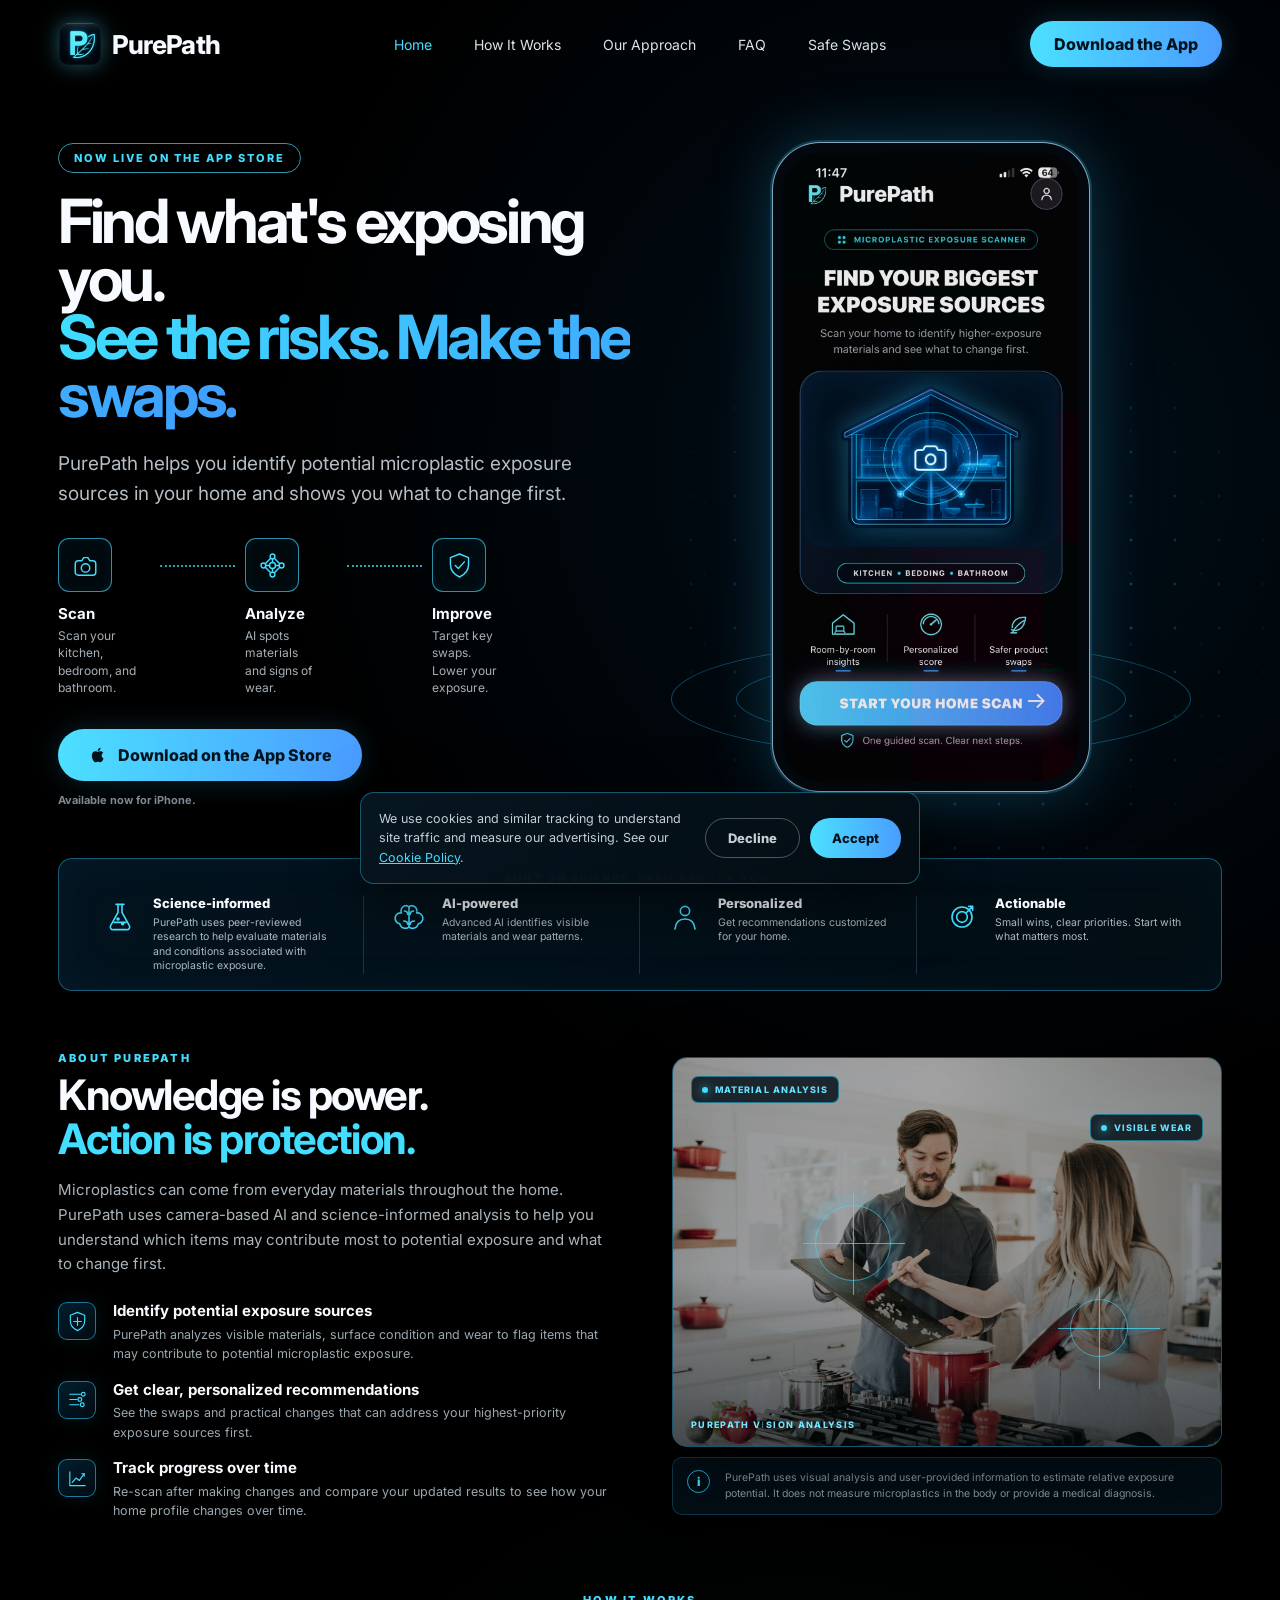
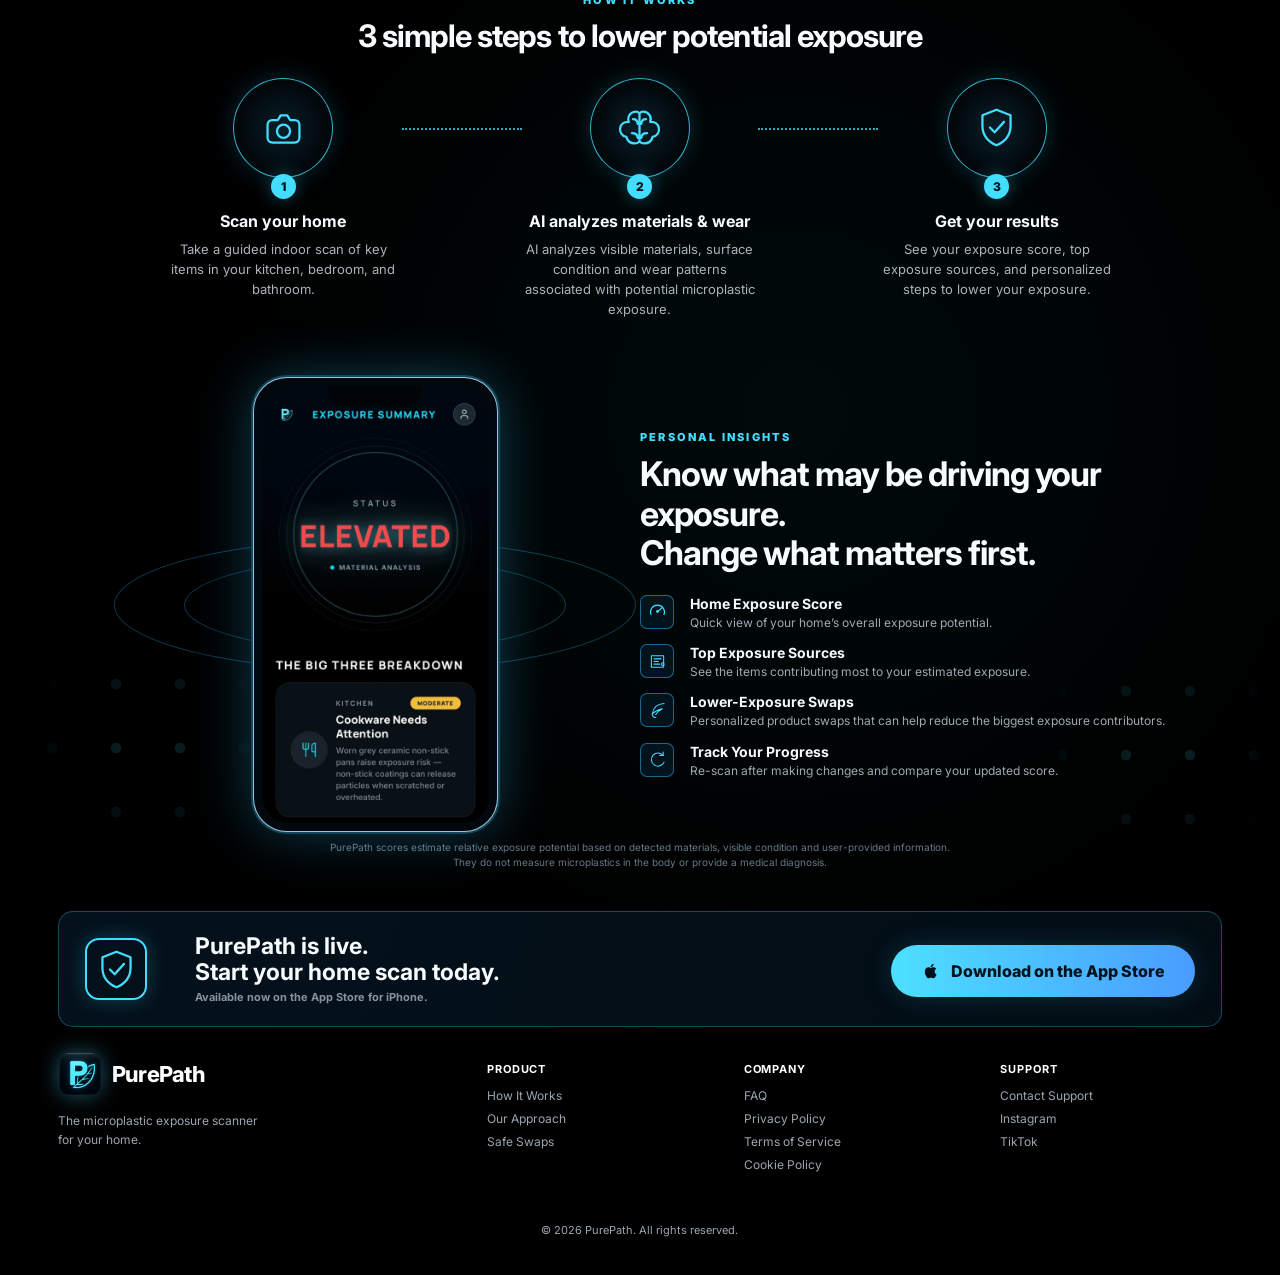
<file: index.html>
<!doctype html>
<html lang="en">
<head>
  <meta charset="utf-8" />
  <meta name="viewport" content="width=device-width, initial-scale=1" />
  <link rel="icon" type="image/png" href="/Favicon%20PP.png">
  <title>PurePath — Scan Your Home for Microplastics</title>
  <meta name="description" content="Scan your home for microplastics with PurePath, an AI camera app that flags plastic risks in your kitchen, bedroom, and bathroom and suggests safer swaps." />
  <!-- Open Graph / social share -->
  <meta property="og:type" content="website" />
  <meta property="og:title" content="PurePath — Scan Your Home for Microplastics" />
  <meta property="og:description" content="Spot everyday plastic and material risks in your home, and find safer swaps. Now live on the App Store." />
  <meta property="og:url" content="https://www.purepath.digital/" />
  <meta property="og:image" content="https://www.purepath.digital/og-image-v2.png?v=3" />
  <meta property="og:image:width" content="1200" />
  <meta property="og:image:height" content="630" />
  <meta property="og:image:alt" content="PurePath — Scan Your Home for Microplastics" />
  <meta name="twitter:card" content="summary_large_image" />
  <meta name="twitter:title" content="PurePath — Scan Your Home for Microplastics" />
  <meta name="twitter:description" content="Spot everyday plastic and material risks in your home, and find safer swaps. Now live on the App Store." />
  <meta name="twitter:image" content="https://www.purepath.digital/og-image-v2.png?v=3" />
  <link rel="canonical" href="https://www.purepath.digital/" />
  <!-- Structured Data — tells Google this is an app -->
  <script type="application/ld+json">
  {
    "@context": "https://schema.org",
    "@type": "SoftwareApplication",
    "name": "PurePath",
    "operatingSystem": "iOS",
    "applicationCategory": "HealthApplication",
    "description": "AI-powered home scanner that detects microplastic exposure risks in your kitchen, bedroom, and bathroom and recommends safer swaps.",
    "url": "https://www.purepath.digital/",
    "installUrl": "https://apps.apple.com/ca/app/id6790146068",
    "offers": { "@type": "Offer", "price": "0", "priceCurrency": "USD" }
  }
  </script>
  <link rel="stylesheet" href="preview.css" />
  <link rel="preconnect" href="https://fonts.googleapis.com" />
  <link rel="preconnect" href="https://fonts.gstatic.com" crossorigin />
  <link href="https://fonts.googleapis.com/css2?family=Inter:wght@300;400;500;600;700;800;900&display=swap" rel="stylesheet" />
  <!-- X conversion tracking base code (consent-gated) -->
  <script>
  function ppLoadPixel(){
    if(window.twq){twq('config','rdazr');return;}
    !function(e,t,n,s,u,a){
      e.twq||(s=e.twq=function(){
        s.exe?s.exe.apply(s,arguments):s.queue.push(arguments);
      },
      s.version='1.1',
      s.queue=[],
      u=t.createElement(n),
      u.async=!0,
      u.src='https://static.ads-twitter.com/uwt.js',
      a=t.getElementsByTagName(n)[0],
      a.parentNode.insertBefore(u,a))
    }(window,document,'script');
    twq('config','rdazr');
  }
  try{ if(localStorage.getItem('pp-cookie-consent')==='accepted'){ ppLoadPixel(); } }catch(e){}
  </script>
  <!-- End X conversion tracking base code -->
</head>
<body>
  <div class="page-shell" id="top">
    <header class="site-header">
      <a class="brand" href="#top" aria-label="PurePath home">
        <span class="brand-mark" aria-hidden="true" style="width:44px;height:44px">
          <img src="logo-badge.png" alt="" style="width:100%;height:100%;object-fit:contain;filter:drop-shadow(0 0 10px rgba(67,221,255,.4))" />
        </span>
        <span class="brand-name">PurePath</span>
      </a>
      <nav class="desktop-nav" aria-label="Primary navigation">
        <a class="active" href="#top">Home</a>
        <a href="#how">How It Works</a>
        <a href="#science">Our Approach</a>
        <a href="faq.html">FAQ</a>
        <a href="safe-swaps.html">Safe Swaps</a>
      </nav>
      <a class="pill-button header-cta" href="https://apps.apple.com/ca/app/id6790146068" target="_blank" rel="noopener">Download the App</a>
    </header>
<button class="pp-menu-btn" id="ppMenuBtn" aria-label="Open menu" aria-expanded="false">
  <span></span><span></span><span></span>
</button>
<div class="pp-menu-overlay" id="ppMenuOverlay"></div>
<nav class="pp-menu" id="ppMenu" aria-label="Mobile navigation">
  <a href="#top">Home</a>
  <a href="#how">How It Works</a>
  <a href="#science">Our Approach</a>
  <a href="faq.html">FAQ</a>
  <a href="safe-swaps.html">Safe Swaps</a>
  <a href="https://apps.apple.com/ca/app/id6790146068" target="_blank" rel="noopener" class="pp-menu-cta">Download the App</a>
</nav>
<style>
.pp-menu-btn,.pp-menu,.pp-menu-overlay{display:none}
@media(max-width:820px){
.header-cta{display:none}
.pp-menu-btn{display:flex;position:fixed;top:18px;right:18px;z-index:3000;flex-direction:column;justify-content:center;gap:5px;width:44px;height:44px;padding:0 11px;border:1px solid rgba(76,224,255,.4);border-radius:12px;background:rgba(3,12,19,.9);cursor:pointer}
.pp-menu-btn span{display:block;height:2px;width:100%;background:#4ce0ff;border-radius:2px;transition:.25s}
.pp-menu-btn.open span:nth-child(1){transform:translateY(7px) rotate(45deg)}
.pp-menu-btn.open span:nth-child(2){opacity:0}
.pp-menu-btn.open span:nth-child(3){transform:translateY(-7px) rotate(-45deg)}
.pp-menu-overlay{display:block;position:fixed;inset:0;z-index:2900;background:rgba(0,4,8,.6);opacity:0;pointer-events:none;transition:.25s}
.pp-menu-overlay.open{opacity:1;pointer-events:auto}
.pp-menu{display:flex;position:fixed;top:0;right:0;z-index:2950;flex-direction:column;gap:4px;width:min(78vw,300px);height:100%;padding:88px 22px 32px;background:#061620;border-left:1px solid rgba(49,195,245,.35);transform:translateX(100%);transition:transform .28s ease}
.pp-menu.open{transform:translateX(0)}
.pp-menu a{padding:16px 4px;color:#dce0e5;font-size:17px;font-weight:700;text-decoration:none;border-bottom:1px solid rgba(140,160,172,.16)}
.pp-menu .pp-menu-cta{margin-top:18px;border:0;border-radius:999px;text-align:center;color:#00131d;background:#4ce0ff}
}
</style>
<script>
(function(){
var b=document.getElementById('ppMenuBtn'),m=document.getElementById('ppMenu'),o=document.getElementById('ppMenuOverlay');
function t(open){b.classList.toggle('open',open);m.classList.toggle('open',open);o.classList.toggle('open',open);b.setAttribute('aria-expanded',open);document.body.style.overflow=open?'hidden':''}
b.addEventListener('click',function(){t(!m.classList.contains('open'))});
o.addEventListener('click',function(){t(false)});
m.querySelectorAll('a').forEach(function(a){a.addEventListener('click',function(){t(false)})});
})();
</script>
    <main>
      <section class="hero section-grid">
        <div class="hero-copy">
          <div class="eyebrow-pill">NOW LIVE ON THE APP STORE</div>
          <h1>Find what's exposing you.<br><span>See the risks. Make the swaps.</span></h1>
          <p class="hero-sub">PurePath helps you identify potential microplastic exposure sources in your home and shows you what to change first.</p>

          <div class="mini-flow" aria-label="Scan, Analyze, Improve">
            <div class="mini-step">
              <div class="icon-box">
                <svg class="ui-icon" viewBox="0 0 48 48" aria-hidden="true"><path d="M12 16h6l3-5h7l3 5h5a5 5 0 0 1 5 5v14a5 5 0 0 1-5 5H12a5 5 0 0 1-5-5V21a5 5 0 0 1 5-5Z"/><circle cx="24" cy="28" r="7"/></svg>
              </div>
            <strong>Scan</strong><span>Scan your kitchen,<br>bedroom, and bathroom.</span>
            </div>
            <div class="mini-connector"></div>
            <div class="mini-step">
              <div class="icon-box">
                <svg class="ui-icon" viewBox="0 0 48 48" aria-hidden="true"><circle cx="24" cy="24" r="5"/><circle cx="9" cy="24" r="4"/><circle cx="39" cy="24" r="4"/><circle cx="24" cy="9" r="4"/><circle cx="24" cy="39" r="4"/><path d="M13 24h6m10 0h6M24 13v6m0 10v6M12 21l9-9m6 24 9-9M12 27l9 9m6-24 9 9"/></svg>
              </div>
             <strong>Analyze</strong><span>AI spots materials<br>and signs of wear.</span>
            </div>
            <div class="mini-connector"></div>
            <div class="mini-step">
              <div class="icon-box">
                <svg class="ui-icon" viewBox="0 0 48 48" aria-hidden="true"><path d="M24 5 39 11v11c0 10-6 17-15 21C15 39 9 32 9 22V11L24 5Z"/><path d="m17 24 5 5 10-11"/></svg>
              </div>
             <strong>Improve</strong><span>Target key swaps.<br>Lower your<br>exposure.</span>
            </div>
          </div>

          <a class="pill-button app-store-cta" href="https://apps.apple.com/ca/app/id6790146068" target="_blank" rel="noopener"><svg viewBox="0 0 24 24" width="20" height="20" fill="currentColor" aria-hidden="true"><path d="M16.37 12.6c-.02-2.2 1.8-3.26 1.88-3.31-1.03-1.5-2.62-1.7-3.18-1.73-1.35-.14-2.64.8-3.33.8-.69 0-1.74-.78-2.86-.76-1.47.02-2.83.86-3.59 2.18-1.53 2.65-.39 6.58 1.1 8.73.73 1.05 1.6 2.23 2.73 2.19 1.1-.04 1.51-.71 2.84-.71 1.32 0 1.7.71 2.86.69 1.18-.02 1.93-1.07 2.65-2.13.84-1.22 1.18-2.4 1.2-2.46-.03-.01-2.3-.88-2.3-3.5ZM14.2 6.13c.6-.73 1.01-1.75.9-2.76-.87.04-1.92.58-2.54 1.31-.56.64-1.05 1.68-.92 2.67.97.07 1.96-.5 2.56-1.22Z"/></svg><span>Download on the App Store</span></a>
          <div class="form-note"><strong>Available now for iPhone.</strong></div>
        </div>

        <div class="hero-visual" aria-label="PurePath app preview">
          <div class="particle-field"></div>
          <div class="phone phone-hero">
            <div class="phone-notch"></div>
            <div class="screen screen-top">
              <img class="app-screen-image" src="purepath-home.jpg" alt="PurePath app home screen" />
              <div class="scanner-window" aria-hidden="true">
                <img src="purepath-house-tight.png" alt="" />
              </div>
            </div>
          </div>
          <div class="scan-rings" aria-hidden="true"><span></span><span></span><span></span></div>
        </div>
      </section>

      <section id="science" class="science-strip">
        <div class="strip-title">BUILT ON SCIENCE. DESIGNED FOR YOU.</div>
        <div class="science-grid">
          <article>
            <div class="strip-icon"><svg class="ui-icon" viewBox="0 0 48 48"><path d="M18 5h12M21 5v12L10 37a4 4 0 0 0 4 6h20a4 4 0 0 0 4-6L27 17V5"/><path d="M15 32h18"/><circle cx="21" cy="27" r="1.5"/><circle cx="28" cy="34" r="1.5"/></svg></div>
            <div><h3>Science-informed</h3><p>PurePath uses peer-reviewed research to help evaluate materials and conditions associated with microplastic exposure.</p></div>
          </article>
          <article>
            <div class="strip-icon"><svg class="ui-icon" viewBox="0 0 48 48"><path d="M20 7c-5 0-8 4-8 8 0 1 .2 2 .6 3A8 8 0 0 0 10 34c1 4 4 7 9 7 2 0 4-1 5-2 1 1 3 2 5 2 5 0 8-3 9-7a8 8 0 0 0-2.6-16A8 8 0 0 0 28 7c-2 0-3 .7-4 2-1-1.3-2-2-4-2Z"/><path d="M24 9v30M17 15c3 0 5 2 5 5M31 15c-3 0-5 2-5 5M16 30c4 0 6 2 6 5M32 30c-4 0-6 2-6 5"/></svg></div>
            <div><h3>AI-powered</h3><p>Advanced AI identifies visible materials and wear patterns.</p></div>
          </article>
          <article>
            <div class="strip-icon"><svg class="ui-icon" viewBox="0 0 48 48"><circle cx="24" cy="15" r="7"/><path d="M9 42c1-10 6-15 15-15s14 5 15 15"/></svg></div>
            <div><h3>Personalized</h3><p>Get recommendations customized for your home.</p></div>
          </article>
          <article>
            <div class="strip-icon"><svg class="ui-icon" viewBox="0 0 48 48"><circle cx="24" cy="24" r="15"/><circle cx="24" cy="24" r="8"/><path d="m30 18 10-10M34 8h6v6"/></svg></div>
            <div><h3>Actionable</h3><p>Small wins, clear priorities. Start with what matters most.</p></div>
          </article>
        </div>
      </section>


      <section id="about" class="about-section section-grid">
        <div class="about-copy">
          <div class="section-kicker left">ABOUT PUREPATH</div>
          <h2>Knowledge is power.<br><span>Action is protection.</span></h2>
          <p class="about-lead">
            Microplastics can come from everyday materials throughout the home.
            PurePath uses camera-based AI and science-informed analysis to help you
            understand which items may contribute most to potential exposure and
            what to change first.
          </p>

          <div class="about-points">
            <article>
              <div class="about-point-icon">
                <svg class="ui-icon" viewBox="0 0 48 48" aria-hidden="true">
                  <path d="M24 5 39 11v11c0 10-6 17-15 21C15 39 9 32 9 22V11L24 5Z"/>
                  <path d="M16 24h16M24 16v16"/>
                </svg>
              </div>
              <div>
                <h3>Identify potential exposure sources</h3>
                <p>PurePath analyzes visible materials, surface condition and wear to flag items that may contribute to potential microplastic exposure.</p>
              </div>
            </article>

            <article>
              <div class="about-point-icon">
                <svg class="ui-icon" viewBox="0 0 48 48" aria-hidden="true">
                  <path d="M8 13h22M8 24h15M8 35h19"/>
                  <circle cx="36" cy="13" r="4"/>
                  <circle cx="29" cy="24" r="4"/>
                  <circle cx="34" cy="35" r="4"/>
                </svg>
              </div>
              <div>
                <h3>Get clear, personalized recommendations</h3>
                <p>See the swaps and practical changes that can address your highest-priority exposure sources first.</p>
              </div>
            </article>

            <article>
              <div class="about-point-icon">
                <svg class="ui-icon" viewBox="0 0 48 48" aria-hidden="true">
                  <path d="M8 39V10M8 39h32"/>
                  <path d="m13 32 8-9 7 5 10-14"/>
                  <path d="M33 14h5v5"/>
                </svg>
              </div>
              <div>
                <h3>Track progress over time</h3>
                <p>Re-scan after making changes and compare your updated results to see how your home profile changes over time.</p>
              </div>
            </article>
          </div>
        </div>

        <div class="about-visual">
          <div class="about-image-card">
            <img src="about-kitchen.jpg" alt="Household kitchen materials being reviewed" />
            <div class="about-scan-grid" aria-hidden="true"></div>
            <div class="about-tag about-tag-one" aria-hidden="true">
              <span></span> MATERIAL ANALYSIS
            </div>
            <div class="about-tag about-tag-two" aria-hidden="true">
              <span></span> VISIBLE WEAR
            </div>
            <div class="about-scan-target target-one" aria-hidden="true"></div>
            <div class="about-scan-target target-two" aria-hidden="true"></div>
            <div class="about-image-caption">PUREPATH VISION ANALYSIS</div>
          </div>
          <div class="about-note">
            <div class="about-note-icon">i</div>
            <p>PurePath uses visual analysis and user-provided information to estimate relative exposure potential. It does not measure microplastics in the body or provide a medical diagnosis.</p>
          </div>
        </div>
      </section>

      <section id="how" class="how-section">
        <div class="section-kicker">HOW IT WORKS</div>
        <h2>3 simple steps to lower potential exposure</h2>
        <div class="how-grid">
          <article class="how-card">
            <div class="how-circle"><svg class="ui-icon large" viewBox="0 0 48 48"><path d="M12 16h6l3-5h7l3 5h5a5 5 0 0 1 5 5v14a5 5 0 0 1-5 5H12a5 5 0 0 1-5-5V21a5 5 0 0 1 5-5Z"/><circle cx="24" cy="28" r="7"/></svg></div><div class="step-num">1</div>
            <h3>Scan your home</h3><p>Take a guided indoor scan of key items in your kitchen, bedroom, and bathroom.</p>
          </article>
          <div class="dotted-line"></div>
          <article class="how-card">
            <div class="how-circle"><svg class="ui-icon large" viewBox="0 0 48 48"><path d="M20 7c-5 0-8 4-8 8 0 1 .2 2 .6 3A8 8 0 0 0 10 34c1 4 4 7 9 7 2 0 4-1 5-2 1 1 3 2 5 2 5 0 8-3 9-7a8 8 0 0 0-2.6-16A8 8 0 0 0 28 7c-2 0-3 .7-4 2-1-1.3-2-2-4-2Z"/><path d="M24 9v30M17 15c3 0 5 2 5 5M31 15c-3 0-5 2-5 5M16 30c4 0 6 2 6 5M32 30c-4 0-6 2-6 5"/></svg></div><div class="step-num">2</div>
            <h3>AI analyzes materials &amp; wear</h3><p>AI analyzes visible materials, surface condition and wear patterns associated with potential microplastic exposure.</p>
          </article>
          <div class="dotted-line"></div>
          <article class="how-card">
            <div class="how-circle"><svg class="ui-icon large" viewBox="0 0 48 48"><path d="M24 5 39 11v11c0 10-6 17-15 21C15 39 9 32 9 22V11L24 5Z"/><path d="m17 24 5 5 10-11"/></svg></div><div class="step-num">3</div>
            <h3>Get your results</h3><p>See your exposure score, top exposure sources, and personalized steps to lower your exposure.</p>
          </article>
        </div>
      </section>

      <section id="insights" class="insights-section section-grid">
        <div class="insight-visual">
          <div class="phone phone-summary"><div class="phone-notch"></div><div class="screen"><img src="exposure-summary.jpg" alt="PurePath Exposure Summary with elevated exposure status" /></div></div>
          <div class="molecule molecule-left" aria-hidden="true"></div>
        </div>
        <div class="insight-copy">
          <div class="section-kicker left">PERSONAL INSIGHTS</div>
          <h2>Know what may be driving your exposure.<br>Change what matters first.</h2>
          <div class="feature-list">
            <article><div class="feature-icon"><svg class="ui-icon" viewBox="0 0 48 48"><path d="M9 31a16 16 0 1 1 30 0"/><path d="m24 24 10-8"/><circle cx="24" cy="24" r="2"/></svg></div><div><h3>Home Exposure Score</h3><p>Quick view of your home’s overall exposure potential.</p></div></article>
            <article><div class="feature-icon"><svg class="ui-icon" viewBox="0 0 48 48"><path d="M10 11h28v26H10z"/><path d="M16 18h16M16 24h10M16 30h13"/><circle cx="36" cy="30" r="3"/></svg></div><div><h3>Top Exposure Sources</h3><p>See the items contributing most to your estimated exposure.</p></div></article>
            <article><div class="feature-icon"><svg class="ui-icon" viewBox="0 0 48 48"><path d="M39 8C23 9 14 18 12 32c7-7 14-10 23-12-6 3-11 7-15 13"/><path d="M12 32c0 5 3 8 8 8"/></svg></div><div><h3>Lower-Exposure Swaps</h3><p>Personalized product swaps that can help reduce the biggest exposure contributors.</p></div></article>
            <article><div class="feature-icon"><svg class="ui-icon" viewBox="0 0 48 48"><path d="M37 15a15 15 0 1 0 2 15"/><path d="M37 7v8h-8"/></svg></div><div><h3>Track Your Progress</h3><p>Re-scan after making changes and compare your updated score.</p></div></article>
          </div>
          <div class="molecule molecule-right" aria-hidden="true"></div>
        </div>
        <p class="score-disclaimer">PurePath scores estimate relative exposure potential based on detected materials, visible condition and user-provided information.<br>They do not measure microplastics in the body or provide a medical diagnosis.</p>
      </section>

      <section id="early-access" class="launch-card">
        <div class="launch-icon"><svg class="ui-icon large" viewBox="0 0 48 48"><path d="M24 5 39 11v11c0 10-6 17-15 21C15 39 9 32 9 22V11L24 5Z"/><path d="m17 24 5 5 10-11"/></svg></div>
        <div class="launch-copy"><h2>PurePath is live.<br>Start your home scan today.</h2><p><strong>Available now on the App Store for iPhone.</strong></p></div>
        <a class="pill-button app-store-cta launch-app-cta" href="https://apps.apple.com/ca/app/id6790146068" target="_blank" rel="noopener"><svg viewBox="0 0 24 24" width="20" height="20" fill="currentColor" aria-hidden="true"><path d="M16.37 12.6c-.02-2.2 1.8-3.26 1.88-3.31-1.03-1.5-2.62-1.7-3.18-1.73-1.35-.14-2.64.8-3.33.8-.69 0-1.74-.78-2.86-.76-1.47.02-2.83.86-3.59 2.18-1.53 2.65-.39 6.58 1.1 8.73.73 1.05 1.6 2.23 2.73 2.19 1.1-.04 1.51-.71 2.84-.71 1.32 0 1.7.71 2.86.69 1.18-.02 1.93-1.07 2.65-2.13.84-1.22 1.18-2.4 1.2-2.46-.03-.01-2.3-.88-2.3-3.5ZM14.2 6.13c.6-.73 1.01-1.75.9-2.76-.87.04-1.92.58-2.54 1.31-.56.64-1.05 1.68-.92 2.67.97.07 1.96-.5 2.56-1.22Z"/></svg><span>Download on the App Store</span></a>
      </section>
    </main>

    <footer class="site-footer">
    <div class="footer-brand"><div class="brand"><span class="brand-mark" style="width:44px;height:44px"><img src="logo-badge.png" alt="" style="width:100%;height:100%;object-fit:contain;filter:drop-shadow(0 0 10px rgba(67,221,255,.4))" /></span><span class="brand-name">PurePath</span></div><p>The microplastic exposure scanner<br>for your home.</p></div>
    <div><h4>PRODUCT</h4><a href="#how">How It Works</a><a href="#science">Our Approach</a><a href="safe-swaps.html">Safe Swaps</a></div>
      <div><h4>COMPANY</h4><a href="faq.html">FAQ</a><a href="privacy-policy.html">Privacy Policy</a><a href="terms-of-service.html">Terms of Service</a><a href="cookie-policy.html">Cookie Policy</a></div>
      <div><h4>SUPPORT</h4><a href="mailto:community@purepath.digital">Contact Support</a><a href="#">Instagram</a><a href="#">TikTok</a></div>
      <div class="copyright">© 2026 PurePath. All rights reserved.</div>
    </footer>
  </div>

  <script>
  document.querySelectorAll('.signup-form').forEach(function (form) {
    form.addEventListener('submit', async function (event) {
      event.preventDefault();
      var button = form.querySelector('button[type="submit"]');
      var originalText = button ? button.textContent : 'Get Early Access';
      if (button) { button.disabled = true; button.textContent = 'Joining...'; }
      try {
        var response = await fetch(form.action, {
          method: 'POST',
          body: new FormData(form),
          headers: { Accept: 'application/json' }
        });
        if (!response.ok) { throw new Error('Signup rejected'); }
        var okCookies = false;
        try { okCookies = localStorage.getItem('pp-cookie-consent') === 'accepted'; } catch (e) {}
        if (okCookies && typeof window.twq === 'function') {
          window.twq('event', 'tw-rdazr-re9w7', {});
        }
        form.reset();
        if (button) { button.textContent = "You're in!"; }
      } catch (error) {
        console.error('Early-access signup failed:', error);
        if (button) { button.disabled = false; button.textContent = originalText; }
        alert('Your signup could not be submitted. Please try again.');
      }
    });
  });
  </script>

  <div id="pp-cookie-banner" class="pp-cookie-banner" role="dialog" aria-live="polite" aria-label="Cookie consent">
    <p class="pp-cookie-text">We use cookies and similar tracking to understand site traffic and measure our advertising. See our <a href="cookie-policy.html">Cookie Policy</a>.</p>
    <div class="pp-cookie-actions">
      <button type="button" id="pp-cookie-decline" class="pp-cookie-btn pp-cookie-decline">Decline</button>
      <button type="button" id="pp-cookie-accept" class="pp-cookie-btn pp-cookie-accept">Accept</button>
    </div>
  </div>
  <style>
  .pp-cookie-banner{display:none;position:fixed;left:16px;right:16px;bottom:16px;z-index:2147483647;max-width:560px;margin:0 auto;flex-wrap:wrap;align-items:center;gap:14px 18px;padding:16px 18px;border:1px solid rgba(49,195,245,.4);border-radius:14px;background:linear-gradient(145deg,rgba(6,22,32,.98),rgba(3,12,19,.98));box-shadow:0 18px 60px rgba(0,0,0,.5)}
  .pp-cookie-banner.pp-show{display:flex}
  .pp-cookie-text{margin:0;flex:1;min-width:220px;color:#c4ced5;font-size:12.5px;line-height:1.55}
  .pp-cookie-text a{color:var(--cyan);text-decoration:underline}
  .pp-cookie-actions{display:flex;gap:10px;margin-left:auto}
  .pp-cookie-btn{border:0;border-radius:999px;padding:11px 22px;font:inherit;font-weight:800;font-size:13px;cursor:pointer;-webkit-tap-highlight-color:transparent;touch-action:manipulation}
  .pp-cookie-accept{background:linear-gradient(90deg,#4ce0ff,#4a9cff);color:#00131d}
  .pp-cookie-decline{background:transparent;border:1px solid rgba(140,160,172,.5);color:#c4ced5}
  @media(max-width:520px){.pp-cookie-actions{width:100%;margin-left:0}.pp-cookie-btn{flex:1}}
  </style>
  <script>
  (function(){
    var KEY='pp-cookie-consent';
    function ready(fn){ if(document.readyState!=='loading'){ fn(); } else { document.addEventListener('DOMContentLoaded',fn); } }
    ready(function(){
      var banner=document.getElementById('pp-cookie-banner');
      var accept=document.getElementById('pp-cookie-accept');
      var decline=document.getElementById('pp-cookie-decline');
      if(!banner||!accept||!decline){ return; }
      var stored=null;
      try{ stored=localStorage.getItem(KEY); }catch(e){}
      if(!stored){ banner.classList.add('pp-show'); }
      function choose(v){
        try{ localStorage.setItem(KEY,v); }catch(e){}
        banner.classList.remove('pp-show');
        if(v==='accepted' && typeof ppLoadPixel==='function'){ try{ ppLoadPixel(); }catch(e){} }
      }
      function bind(btn,val){
        var handler=function(ev){ if(ev){ ev.preventDefault(); ev.stopPropagation(); } choose(val); };
        btn.addEventListener('click',handler);
        btn.addEventListener('touchend',handler);
      }
      bind(accept,'accepted');
      bind(decline,'declined');
    });
  })();
  </script>
  <script src="/app-popup.js" defer></script>
  <script src="/purepath-chat.js" defer></script></body>
</html>
</file>
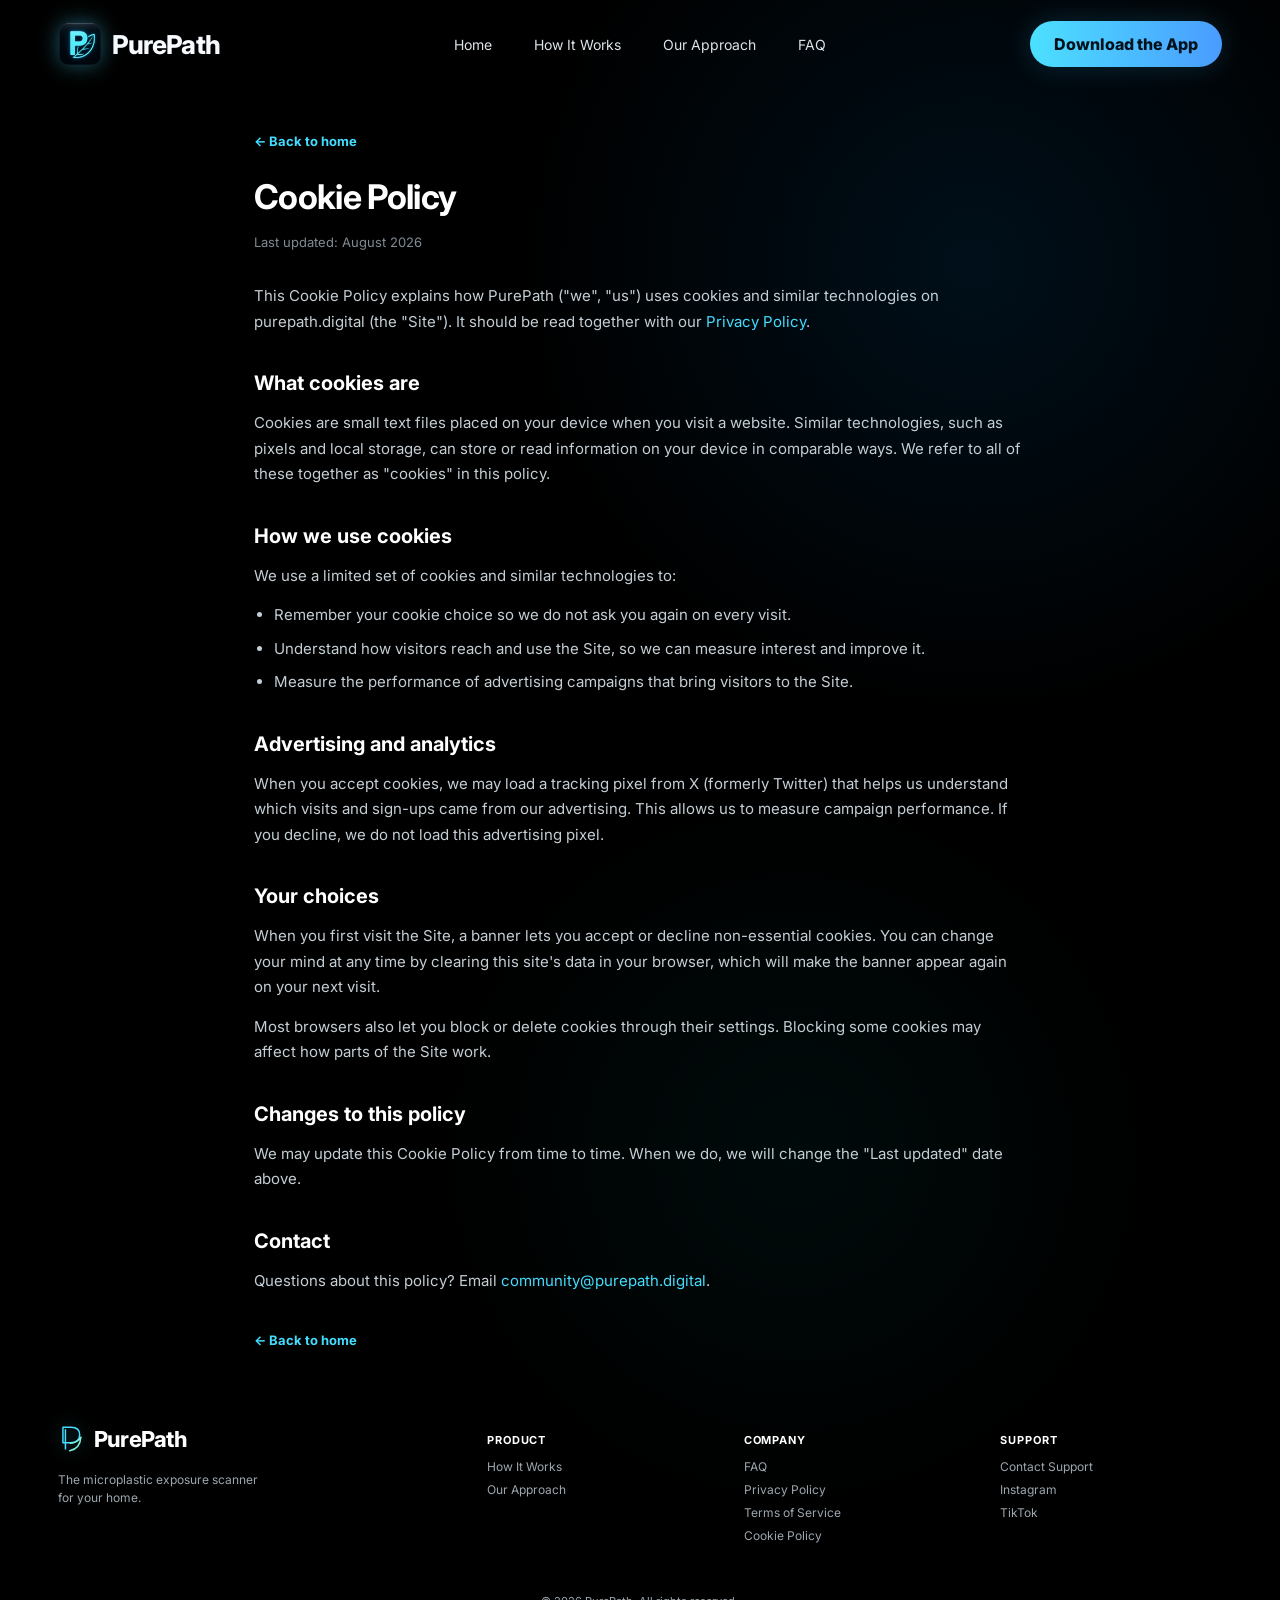
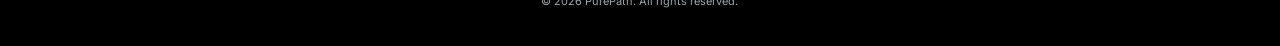
<file: cookie-policy.html>
<!doctype html>
<html lang="en">
<head>
  <meta charset="utf-8" />
  <meta name="viewport" content="width=device-width, initial-scale=1" />
  <link rel="icon" type="image/png" href="/Favicon%20PP.png">
  <title>PurePath — Cookie Policy</title>
  <meta name="description" content="How PurePath uses cookies and similar technologies on purepath.digital." />
  <link rel="canonical" href="https://www.purepath.digital/cookie-policy.html" />
  <link rel="stylesheet" href="preview.css" />
  <link rel="preconnect" href="https://fonts.googleapis.com" />
  <link rel="preconnect" href="https://fonts.gstatic.com" crossorigin />
  <link href="https://fonts.googleapis.com/css2?family=Inter:wght@300;400;500;600;700;800;900&display=swap" rel="stylesheet" />
<style>
.policy-wrap{max-width:820px;margin:0 auto;padding:20px 24px 70px;color:#c4ced5;font-size:15px;line-height:1.7}
.policy-wrap h1{font-size:34px;letter-spacing:-.02em;margin:14px 0 6px;color:#fff}
.policy-wrap .updated{color:#7f8b94;font-size:13px;margin:0 0 30px}
.policy-wrap h2{color:#fff;font-size:20px;margin:32px 0 10px}
.policy-wrap p{margin:0 0 14px}
.policy-wrap ul{margin:0 0 14px;padding-left:20px}
.policy-wrap li{margin:0 0 8px}
.policy-wrap a{color:var(--cyan)}
.policy-back{display:inline-flex;align-items:center;gap:8px;color:var(--cyan);font-size:13px;font-weight:700;margin:22px 0 0}
</style>
</head>
<body>
  <div class="page-shell" id="top">
    <header class="site-header">
      <a class="brand" href="index.html" aria-label="PurePath home">
        <span class="brand-mark" aria-hidden="true" style="width:44px;height:44px">
          <img src="logo-badge.png" alt="" style="width:100%;height:100%;object-fit:contain;filter:drop-shadow(0 0 10px rgba(67,221,255,.4))" />
        </span>
        <span class="brand-name">PurePath</span>
      </a>
      <nav class="desktop-nav" aria-label="Primary navigation">
        <a href="index.html">Home</a>
        <a href="index.html#how">How It Works</a>
        <a href="index.html#science">Our Approach</a>
        <a href="faq.html">FAQ</a>
      </nav>
      <a class="pill-button header-cta" href="https://apps.apple.com/ca/app/id6790146068" target="_blank" rel="noopener">Download the App</a>
    </header>

    <main>
      <div class="policy-wrap">
        <a class="policy-back" href="index.html">&larr; Back to home</a>
        <h1>Cookie Policy</h1>
        <p class="updated">Last updated: August 2026</p>

        <p>This Cookie Policy explains how PurePath ("we", "us") uses cookies and similar technologies on purepath.digital (the "Site"). It should be read together with our <a href="privacy-policy.html">Privacy Policy</a>.</p>

        <h2>What cookies are</h2>
        <p>Cookies are small text files placed on your device when you visit a website. Similar technologies, such as pixels and local storage, can store or read information on your device in comparable ways. We refer to all of these together as "cookies" in this policy.</p>

        <h2>How we use cookies</h2>
        <p>We use a limited set of cookies and similar technologies to:</p>
        <ul>
          <li>Remember your cookie choice so we do not ask you again on every visit.</li>
          <li>Understand how visitors reach and use the Site, so we can measure interest and improve it.</li>
          <li>Measure the performance of advertising campaigns that bring visitors to the Site.</li>
        </ul>

        <h2>Advertising and analytics</h2>
        <p>When you accept cookies, we may load a tracking pixel from X (formerly Twitter) that helps us understand which visits and sign-ups came from our advertising. This allows us to measure campaign performance. If you decline, we do not load this advertising pixel.</p>

        <h2>Your choices</h2>
        <p>When you first visit the Site, a banner lets you accept or decline non-essential cookies. You can change your mind at any time by clearing this site's data in your browser, which will make the banner appear again on your next visit.</p>
        <p>Most browsers also let you block or delete cookies through their settings. Blocking some cookies may affect how parts of the Site work.</p>

        <h2>Changes to this policy</h2>
        <p>We may update this Cookie Policy from time to time. When we do, we will change the "Last updated" date above.</p>

        <h2>Contact</h2>
        <p>Questions about this policy? Email <a href="mailto:community@purepath.digital">community@purepath.digital</a>.</p>

        <a class="policy-back" href="index.html">&larr; Back to home</a>
      </div>
    </main>

    <footer class="site-footer">
      <div class="footer-brand"><div class="brand"><span class="brand-mark"><svg viewBox="0 0 42 48"><path d="M8 5h13c9 0 14 4 14 12 0 8-5 13-15 13H8V5Z"/><path d="M12 9v31"/><path d="M20 31c7 0 13-4 17-10-1 12-7 20-18 22" class="leaf"/></svg></span><span class="brand-name">PurePath</span></div><p>The microplastic exposure scanner<br>for your home.</p></div>
      <div><h4>PRODUCT</h4><a href="index.html#how">How It Works</a><a href="index.html#science">Our Approach</a></div>
      <div><h4>COMPANY</h4><a href="faq.html">FAQ</a><a href="privacy-policy.html">Privacy Policy</a><a href="terms-of-service.html">Terms of Service</a><a href="cookie-policy.html">Cookie Policy</a></div>
      <div><h4>SUPPORT</h4><a href="mailto:community@purepath.digital">Contact Support</a><a href="#">Instagram</a><a href="#">TikTok</a></div>
      <div class="copyright">© 2026 PurePath. All rights reserved.</div>
    </footer>
  </div>
</body>
</html>
</file>
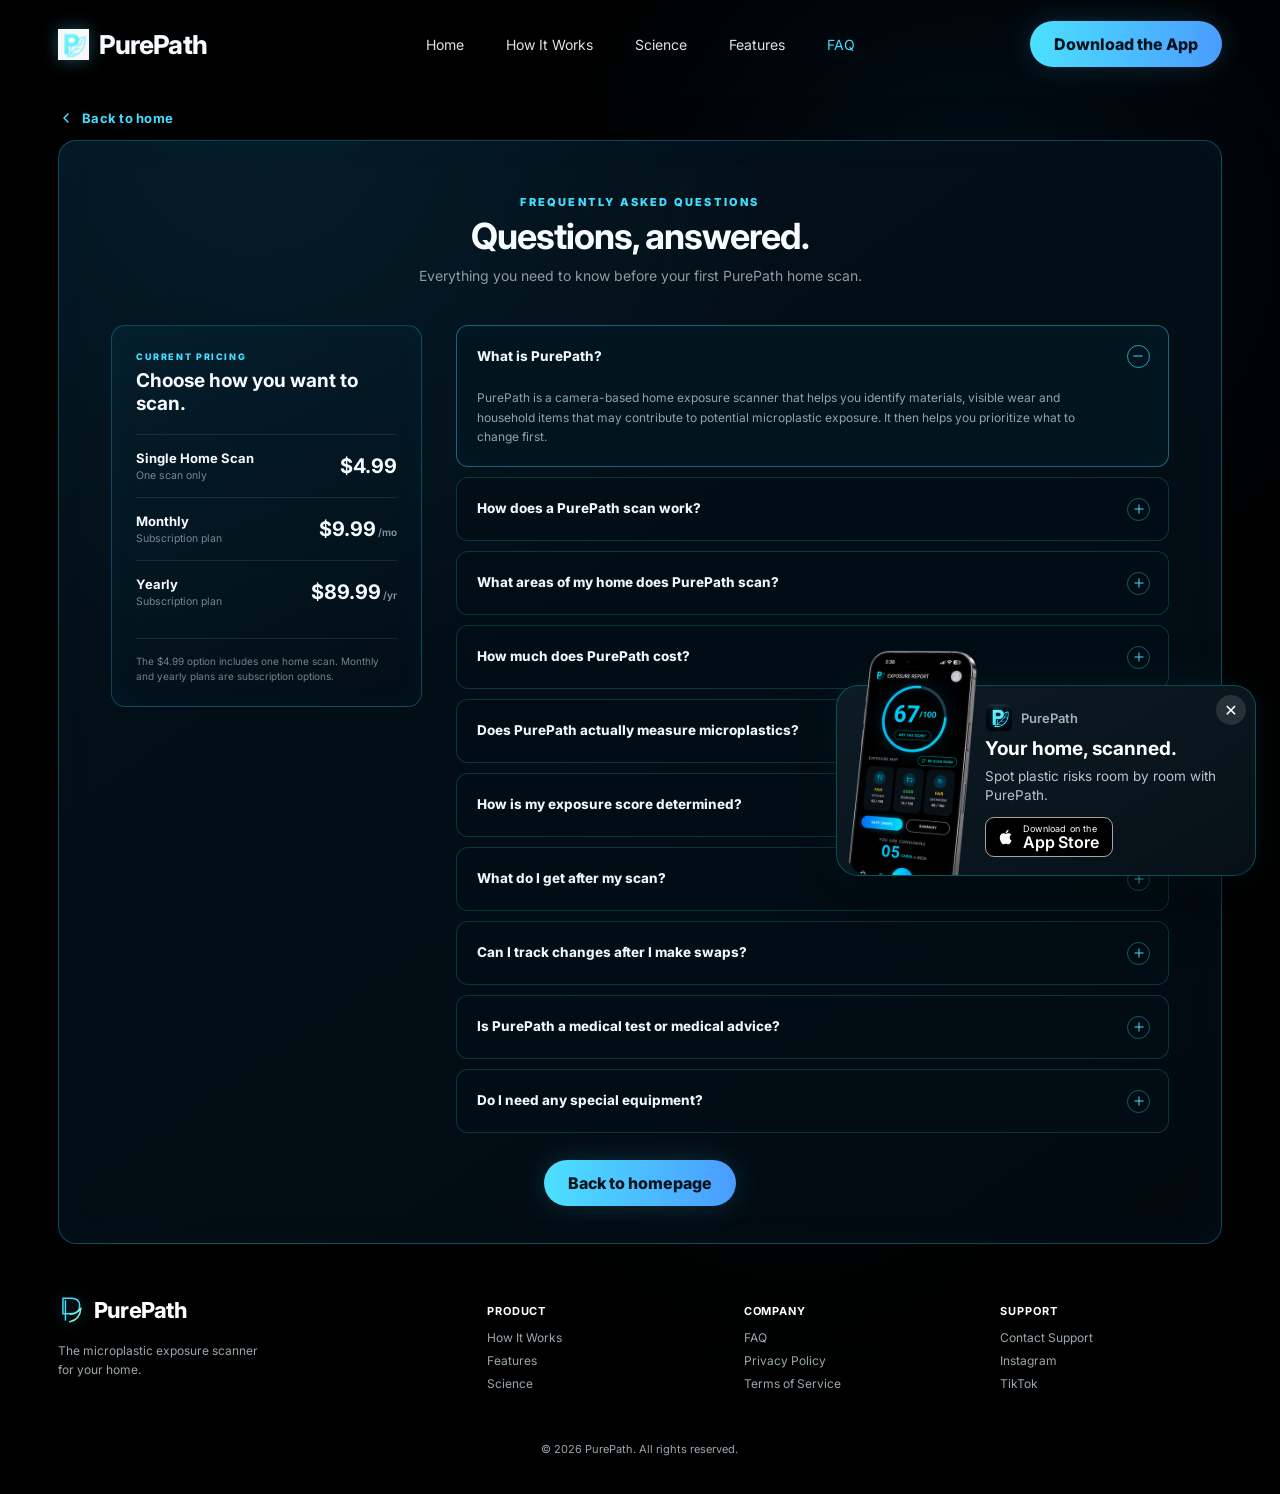
<file: faq.html>
<!doctype html>
<html lang="en">
<head>
  <meta charset="utf-8" />
  <meta name="viewport" content="width=device-width, initial-scale=1" />
  <link rel="icon" type="image/png" href="/Favicon%20PP.png">
  <title>PurePath — Frequently Asked Questions</title>
  <meta name="description" content="Answers to common questions about PurePath: how the home microplastic exposure scan works, what it costs, and what you get." />
  <meta property="og:type" content="website" />
  <meta property="og:title" content="PurePath — Frequently Asked Questions" />
  <meta property="og:description" content="Everything you need to know before your first PurePath home scan." />
  <meta property="og:url" content="https://www.purepath.digital/faq.html" />
  <meta property="og:image" content="https://www.purepath.digital/og-image-v2.png?v=3" />
  <link rel="canonical" href="https://www.purepath.digital/faq.html" />
  <link rel="stylesheet" href="preview.css" />
  <link rel="preconnect" href="https://fonts.googleapis.com" />
  <link rel="preconnect" href="https://fonts.gstatic.com" crossorigin />
  <link href="https://fonts.googleapis.com/css2?family=Inter:wght@300;400;500;600;700;800;900&display=swap" rel="stylesheet" />
<style>
/* =========================================================
   PUREPATH FAQ — added section only
   ========================================================= */
.faq-section{
  margin:10px 58px 50px;
  padding:54px 52px 50px;
  border:1px solid rgba(43,190,237,.32);
  border-radius:18px;
  background:
    radial-gradient(circle at 18% 0%,rgba(19,129,170,.10),transparent 36%),
    linear-gradient(145deg,rgba(3,18,28,.96),rgba(2,10,16,.98));
  box-shadow:inset 0 0 48px rgba(26,167,216,.025),0 24px 70px rgba(0,0,0,.18);
}
.faq-heading{text-align:center;max-width:680px;margin:0 auto 38px}
.faq-heading h2{margin:8px 0 10px;font-size:36px;line-height:1.06;letter-spacing:-.03em}
.faq-heading>p{margin:0;color:#8e9ba4;font-size:14px;line-height:1.55}
.faq-layout{display:grid;grid-template-columns:minmax(250px,.72fr) minmax(0,1.65fr);gap:34px;align-items:start}
.pricing-panel{
  position:sticky;top:92px;padding:25px 24px 22px;
  border:1px solid rgba(48,205,249,.28);border-radius:14px;
  background:linear-gradient(155deg,rgba(5,31,45,.90),rgba(2,14,22,.96));
  box-shadow:inset 0 0 32px rgba(41,198,241,.035)
}
.pricing-eyebrow{color:var(--cyan);font-size:9px;font-weight:850;letter-spacing:.18em;margin-bottom:7px}
.pricing-panel>h3{margin:0 0 19px;font-size:19px;line-height:1.22}
.price-option{display:flex;align-items:center;justify-content:space-between;gap:18px;padding:15px 0;border-top:1px solid rgba(82,146,170,.18)}
.price-option:first-of-type{border-top:0}
.price-option>div{display:grid;gap:3px}
.price-option strong{font-size:13px}
.price-option>div span{color:#748792;font-size:10.5px}
.price-option>b{color:#f5fbff;font-size:20px;white-space:nowrap}
.price-option>b span{color:#7e939e;font-size:10px;font-weight:650;margin-left:2px}
.pricing-note{margin:15px 0 0;padding-top:15px;border-top:1px solid rgba(82,146,170,.18);color:#70838e;font-size:10px;line-height:1.5}
.faq-list{display:grid;gap:10px}
.faq-list details{
  border:1px solid rgba(49,189,231,.22);border-radius:12px;background:rgba(2,14,21,.73);
  overflow:hidden;transition:border-color .2s ease,background .2s ease,box-shadow .2s ease
}
.faq-list details[open]{border-color:rgba(55,210,252,.42);background:rgba(3,22,32,.91);box-shadow:inset 0 0 24px rgba(40,197,240,.025)}
.faq-list summary{
  min-height:62px;padding:17px 18px 17px 20px;display:flex;align-items:center;justify-content:space-between;
  gap:20px;cursor:pointer;list-style:none;color:#eef7fb;font-size:13.5px;font-weight:760;line-height:1.3
}
.faq-list summary::-webkit-details-marker{display:none}
.faq-plus{
  position:relative;width:23px;height:23px;min-width:23px;border:1px solid rgba(49,205,247,.40);
  border-radius:50%;transition:transform .22s ease,border-color .22s ease
}
.faq-plus::before,.faq-plus::after{
  content:"";position:absolute;left:50%;top:50%;width:9px;height:1px;transform:translate(-50%,-50%);background:var(--cyan)
}
.faq-plus::after{transform:translate(-50%,-50%) rotate(90deg);transition:opacity .2s ease}
details[open] .faq-plus{transform:rotate(180deg);border-color:rgba(49,219,255,.70)}
details[open] .faq-plus::after{opacity:0}
.faq-answer{padding:0 58px 19px 20px;color:#92a1aa;font-size:12px;line-height:1.65}
.faq-answer strong{color:#dff8ff}
@media(max-width:980px){
  .faq-section{margin:5px 24px 42px;padding:42px 26px 38px}
  .faq-layout{grid-template-columns:1fr}
  .pricing-panel{position:static;display:grid;grid-template-columns:repeat(3,1fr);gap:0 18px}
  .pricing-panel .pricing-eyebrow,.pricing-panel>h3,.pricing-note{grid-column:1/-1}
  .price-option{display:grid;align-content:start;padding:15px 0 10px}
}
@media(max-width:620px){
  .faq-section{margin:0 16px 36px;padding:34px 16px 28px}
  .faq-heading{margin-bottom:28px}
  .faq-heading h2{font-size:31px}
  .pricing-panel{display:block;padding:21px 18px 19px}
  .price-option{display:flex}
  .faq-list summary{padding:16px 14px;font-size:13px}
  .faq-answer{padding:0 45px 17px 14px;font-size:11.5px}
}
</style>
</head>
<body>
  <div class="page-shell" id="top">
    <header class="site-header">
      <a class="brand" href="index.html" aria-label="PurePath home">
        <span class="brand-mark" aria-hidden="true">
          <img src="Favicon1.png" alt="" style="width:100%;height:100%;object-fit:contain;filter:drop-shadow(0 0 8px rgba(67,221,255,.35))" />
        </span>
        <span class="brand-name">PurePath</span>
      </a>
      <nav class="desktop-nav" aria-label="Primary navigation">
        <a href="index.html">Home</a>
        <a href="index.html#how">How It Works</a>
        <a href="index.html#science">Science</a>
        <a href="index.html#insights">Features</a>
        <a class="active" href="faq.html">FAQ</a>
      </nav>
      <a class="pill-button header-cta" href="https://apps.apple.com/ca/app/id6790146068" target="_blank" rel="noopener">Download the App</a>
    </header>

    <main>
      <div style="padding:22px 58px 0">
        <a href="index.html" style="display:inline-flex;align-items:center;gap:8px;color:var(--cyan);font-size:13px;font-weight:700;letter-spacing:.02em">
          <svg viewBox="0 0 24 24" width="16" height="16" fill="none" stroke="currentColor" stroke-width="2.4" stroke-linecap="round" stroke-linejoin="round"><path d="M15 18l-6-6 6-6"/></svg>
          Back to home
        </a>
      </div>

      <section id="faq" class="faq-section">
        <div class="faq-heading">
          <div class="section-kicker">FREQUENTLY ASKED QUESTIONS</div>
          <h2>Questions, answered.</h2>
          <p>Everything you need to know before your first PurePath home scan.</p>
        </div>

        <div class="faq-layout">
          <aside class="pricing-panel" aria-label="PurePath pricing">
            <div class="pricing-eyebrow">CURRENT PRICING</div>
            <h3>Choose how you want to scan.</h3>

            <div class="price-option">
              <div><strong>Single Home Scan</strong><span>One scan only</span></div>
              <b>$4.99</b>
            </div>

            <div class="price-option">
              <div><strong>Monthly</strong><span>Subscription plan</span></div>
              <b>$9.99<span>/mo</span></b>
            </div>

            <div class="price-option">
              <div><strong>Yearly</strong><span>Subscription plan</span></div>
              <b>$89.99<span>/yr</span></b>
            </div>

            <p class="pricing-note">The $4.99 option includes one home scan. Monthly and yearly plans are subscription options.</p>
          </aside>

          <div class="faq-list">
            <details open>
              <summary><span>What is PurePath?</span><span class="faq-plus" aria-hidden="true"></span></summary>
              <div class="faq-answer">PurePath is a camera-based home exposure scanner that helps you identify materials, visible wear and household items that may contribute to potential microplastic exposure. It then helps you prioritize what to change first.</div>
            </details>

            <details>
              <summary><span>How does a PurePath scan work?</span><span class="faq-plus" aria-hidden="true"></span></summary>
              <div class="faq-answer">PurePath guides you through photo scans of key items in your home. Its AI analyzes visible materials, surface condition and wear patterns, then combines that information with your answers to generate personalized exposure insights.</div>
            </details>

            <details>
              <summary><span>What areas of my home does PurePath scan?</span><span class="faq-plus" aria-hidden="true"></span></summary>
              <div class="faq-answer">The guided home scan focuses on three key exposure zones: your kitchen, bedding and bathroom. PurePath looks at the materials and condition of the items you use most in those areas.</div>
            </details>

            <details>
              <summary><span>How much does PurePath cost?</span><span class="faq-plus" aria-hidden="true"></span></summary>
              <div class="faq-answer">PurePath offers a <strong>Single Home Scan for $4.99</strong>, which includes <strong>one scan only</strong>. The <strong>monthly plan is $9.99/month</strong> and the <strong>yearly plan is $89.99/year</strong>. Monthly and yearly memberships include ongoing access to re-scan and track changes over time.</div>
            </details>

            <details>
              <summary><span>Does PurePath actually measure microplastics?</span><span class="faq-plus" aria-hidden="true"></span></summary>
              <div class="faq-answer">No. PurePath does not physically measure microplastic particles in your body or home. It estimates relative exposure potential using detected materials, visible condition, wear patterns and information you provide.</div>
            </details>

            <details>
              <summary><span>How is my exposure score determined?</span><span class="faq-plus" aria-hidden="true"></span></summary>
              <div class="faq-answer">Your score is based on the materials PurePath identifies, their visible condition and wear, the area of the home where they are used, and relevant information you provide during the scan. The score is designed to help you compare and prioritize potential exposure sources.</div>
            </details>

            <details>
              <summary><span>What do I get after my scan?</span><span class="faq-plus" aria-hidden="true"></span></summary>
              <div class="faq-answer">You receive an exposure score, room-by-room insights, your highest-priority exposure sources and personalized lower-exposure swaps so you can focus on the changes that may matter most.</div>
            </details>

            <details>
              <summary><span>Can I track changes after I make swaps?</span><span class="faq-plus" aria-hidden="true"></span></summary>
              <div class="faq-answer">Yes. <strong>Monthly and yearly PurePath members can re-scan their home after making changes and compare their updated results over time.</strong> The <strong>$4.99 Single Home Scan includes one scan only and does not include re-scans.</strong></div>
            </details>

            <details>
              <summary><span>Is PurePath a medical test or medical advice?</span><span class="faq-plus" aria-hidden="true"></span></summary>
              <div class="faq-answer">No. PurePath is an informational home exposure tool. It does not diagnose, treat or prevent medical conditions and should not be used as a substitute for professional medical advice or laboratory testing.</div>
            </details>

            <details>
              <summary><span>Do I need any special equipment?</span><span class="faq-plus" aria-hidden="true"></span></summary>
              <div class="faq-answer">No special testing equipment is required. PurePath uses guided photo scans from your phone camera together with your responses to analyze your home environment.</div>
            </details>
          </div>
        </div>

        <div style="text-align:center;margin-top:40px">
          <a class="pill-button" href="index.html">Back to homepage</a>
        </div>
      </section>
    </main>

    <footer class="site-footer">
      <div class="footer-brand"><div class="brand"><span class="brand-mark"><svg viewBox="0 0 42 48"><path d="M8 5h13c9 0 14 4 14 12 0 8-5 13-15 13H8V5Z"/><path d="M12 9v31"/><path d="M20 31c7 0 13-4 17-10-1 12-7 20-18 22" class="leaf"/></svg></span><span class="brand-name">PurePath</span></div><p>The microplastic exposure scanner<br>for your home.</p></div>
      <div><h4>PRODUCT</h4><a href="index.html#how">How It Works</a><a href="index.html#insights">Features</a><a href="index.html#science">Science</a></div>
      <div><h4>COMPANY</h4><a href="faq.html">FAQ</a><a href="privacy-policy.html">Privacy Policy</a><a href="terms-of-service.html">Terms of Service</a></div>
      <div><h4>SUPPORT</h4><a href="mailto:community@purepath.digital">Contact Support</a><a href="#">Instagram</a><a href="#">TikTok</a></div>
      <div class="copyright">© 2026 PurePath. All rights reserved.</div>
    </footer>
  </div>
<script src="/app-popup.js" defer></script></body>
</html>
</file>
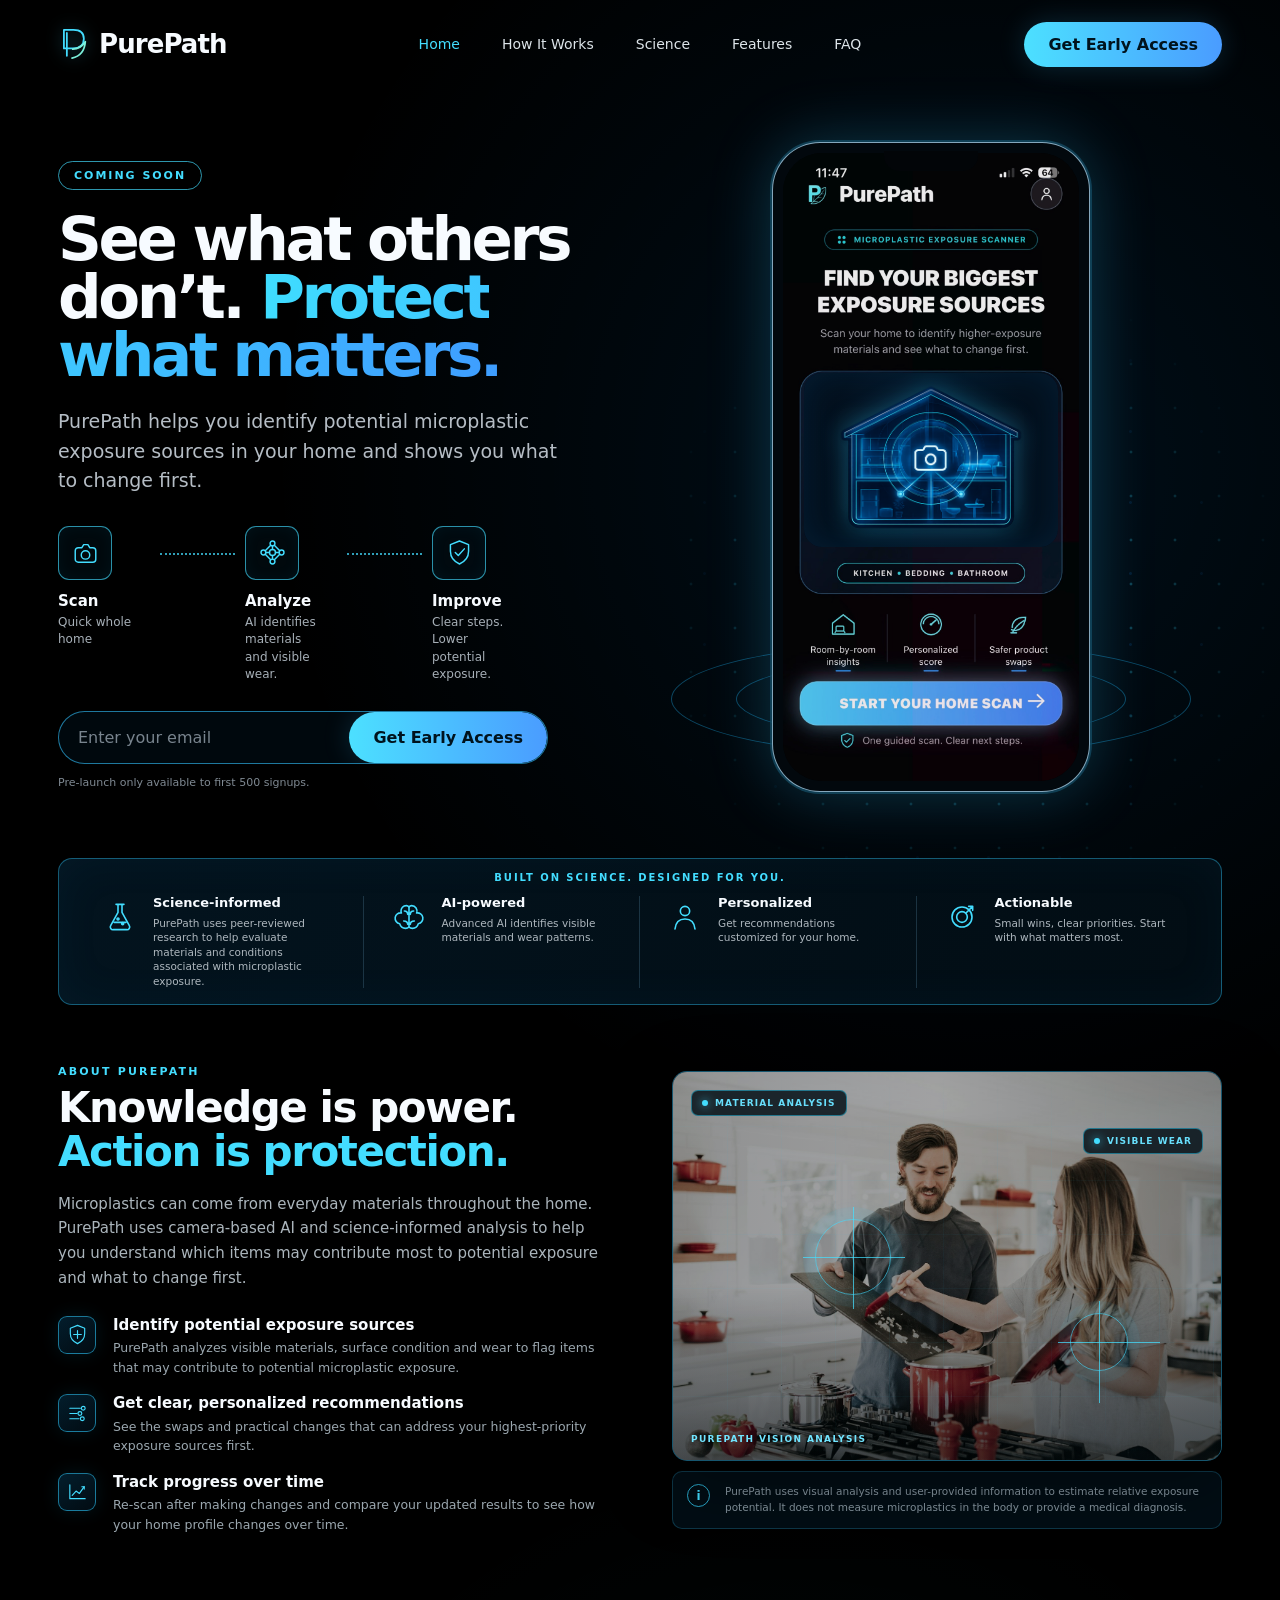
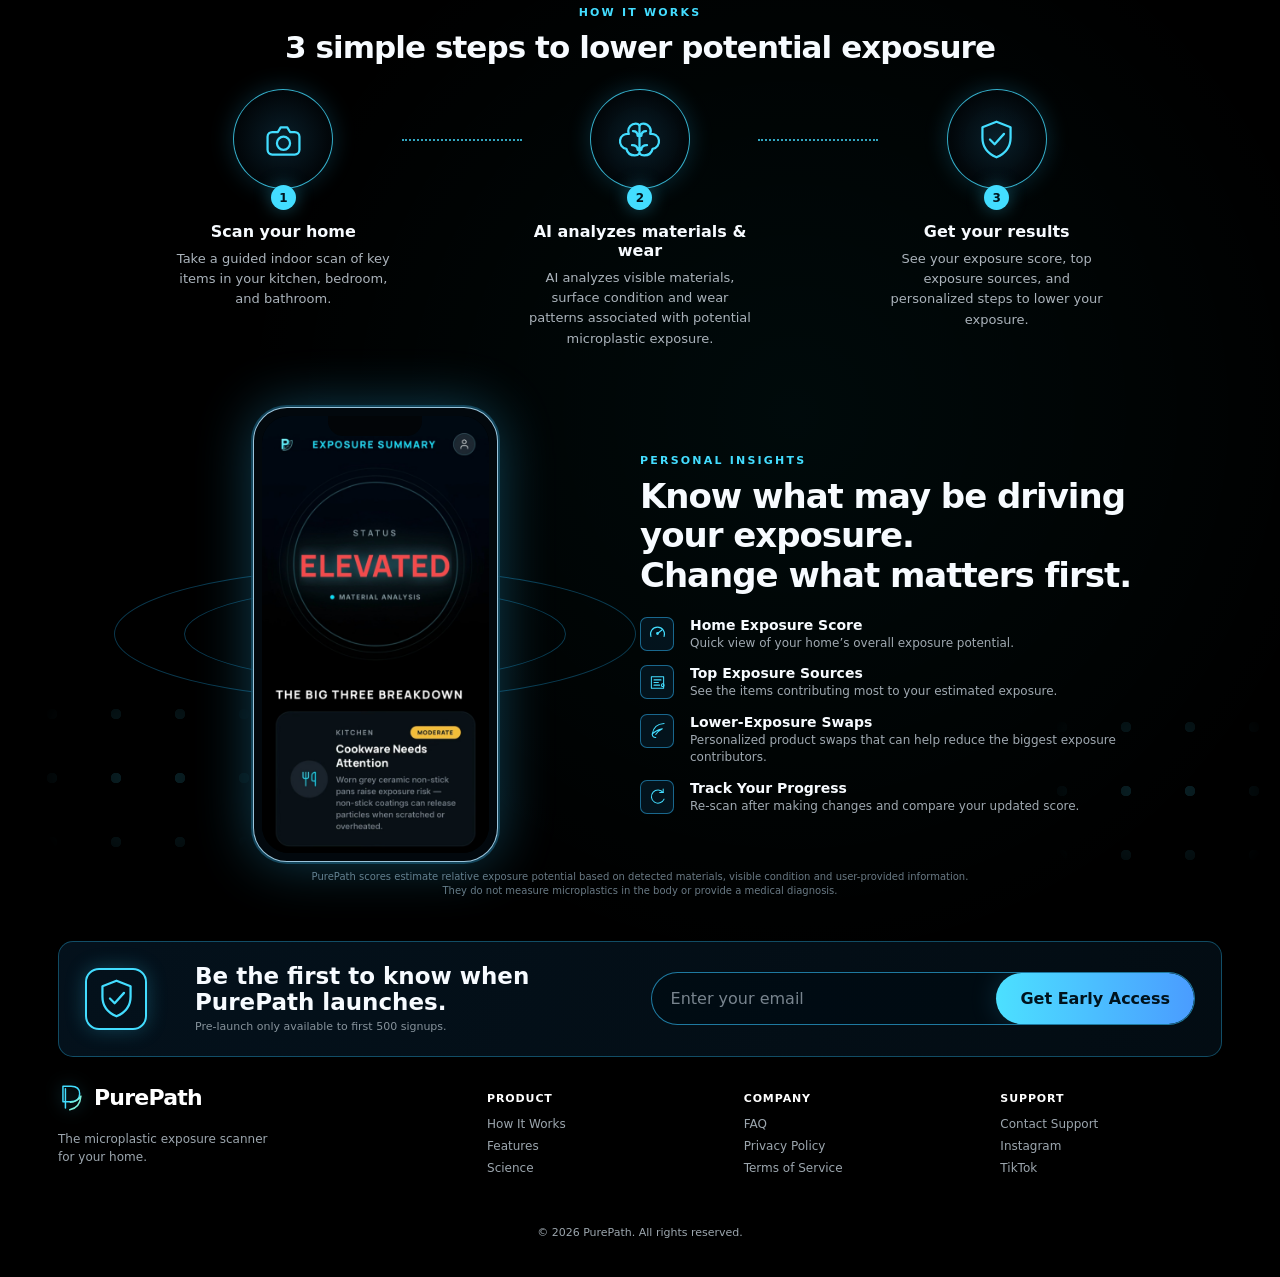
<file: preview.html>
<!doctype html>
<html lang="en">
<head>
  <meta charset="utf-8" />
  <meta name="viewport" content="width=device-width, initial-scale=1" />
  <title>PurePath — Website Redesign Preview</title>
  <meta name="description" content="PurePath futuristic microplastic exposure scanner landing page preview." />
  <link rel="stylesheet" href="preview.css" />
</head>
<body>
  <div class="page-shell" id="top">
    <header class="site-header">
      <a class="brand" href="#top" aria-label="PurePath home">
        <span class="brand-mark" aria-hidden="true">
          <svg viewBox="0 0 42 48"><path d="M8 5h13c9 0 14 4 14 12 0 8-5 13-15 13H8V5Z"/><path d="M12 9v31"/><path d="M20 31c7 0 13-4 17-10-1 12-7 20-18 22" class="leaf"/></svg>
        </span>
        <span class="brand-name">PurePath</span>
      </a>
      <nav class="desktop-nav" aria-label="Primary navigation">
        <a class="active" href="#top">Home</a>
        <a href="#how">How It Works</a>
        <a href="#science">Science</a>
        <a href="#insights">Features</a>
        <a href="#early-access">FAQ</a>
      </nav>
      <a class="pill-button header-cta" href="#early-access">Get Early Access</a>
    </header>

    <main>
      <section class="hero section-grid">
        <div class="hero-copy">
          <div class="eyebrow-pill">COMING SOON</div>
          <h1>See what others don’t. <span>Protect what matters.</span></h1>
          <p class="hero-sub">PurePath helps you identify potential microplastic exposure sources in your home and shows you what to change first.</p>

          <div class="mini-flow" aria-label="Scan, Analyze, Improve">
            <div class="mini-step">
              <div class="icon-box">
                <svg class="ui-icon" viewBox="0 0 48 48" aria-hidden="true"><path d="M12 16h6l3-5h7l3 5h5a5 5 0 0 1 5 5v14a5 5 0 0 1-5 5H12a5 5 0 0 1-5-5V21a5 5 0 0 1 5-5Z"/><circle cx="24" cy="28" r="7"/></svg>
              </div>
              <strong>Scan</strong><span>Quick whole<br>home</span>
            </div>
            <div class="mini-connector"></div>
            <div class="mini-step">
              <div class="icon-box">
                <svg class="ui-icon" viewBox="0 0 48 48" aria-hidden="true"><circle cx="24" cy="24" r="5"/><circle cx="9" cy="24" r="4"/><circle cx="39" cy="24" r="4"/><circle cx="24" cy="9" r="4"/><circle cx="24" cy="39" r="4"/><path d="M13 24h6m10 0h6M24 13v6m0 10v6M12 21l9-9m6 24 9-9M12 27l9 9m6-24 9 9"/></svg>
              </div>
              <strong>Analyze</strong><span>AI identifies materials<br>and visible wear.</span>
            </div>
            <div class="mini-connector"></div>
            <div class="mini-step">
              <div class="icon-box">
                <svg class="ui-icon" viewBox="0 0 48 48" aria-hidden="true"><path d="M24 5 39 11v11c0 10-6 17-15 21C15 39 9 32 9 22V11L24 5Z"/><path d="m17 24 5 5 10-11"/></svg>
              </div>
              <strong>Improve</strong><span>Clear steps.<br>Lower potential exposure.</span>
            </div>
          </div>

          <form class="email-form" onsubmit="event.preventDefault()">
            <label class="sr-only" for="hero-email">Email address</label>
            <input id="hero-email" type="email" placeholder="Enter your email" />
            <button type="submit">Get Early Access</button>
          </form>
          <div class="form-note">Pre-launch only available to first 500 signups.</div>
        </div>

        <div class="hero-visual" aria-label="PurePath app preview">
          <div class="particle-field"></div>
          <div class="phone phone-hero">
            <div class="phone-notch"></div>
            <div class="screen screen-top">
              <img class="app-screen-image" src="purepath-home.jpg" alt="PurePath app home screen" />
              <div class="scanner-window" aria-hidden="true">
                <img src="purepath-house-tight.png" alt="" />
              </div>
            </div>
          </div>
          <div class="scan-rings" aria-hidden="true"><span></span><span></span><span></span></div>
        </div>
      </section>

      <section id="science" class="science-strip">
        <div class="strip-title">BUILT ON SCIENCE. DESIGNED FOR YOU.</div>
        <div class="science-grid">
          <article>
            <div class="strip-icon"><svg class="ui-icon" viewBox="0 0 48 48"><path d="M18 5h12M21 5v12L10 37a4 4 0 0 0 4 6h20a4 4 0 0 0 4-6L27 17V5"/><path d="M15 32h18"/><circle cx="21" cy="27" r="1.5"/><circle cx="28" cy="34" r="1.5"/></svg></div>
            <div><h3>Science-informed</h3><p>PurePath uses peer-reviewed research to help evaluate materials and conditions associated with microplastic exposure.</p></div>
          </article>
          <article>
            <div class="strip-icon"><svg class="ui-icon" viewBox="0 0 48 48"><path d="M20 7c-5 0-8 4-8 8 0 1 .2 2 .6 3A8 8 0 0 0 10 34c1 4 4 7 9 7 2 0 4-1 5-2 1 1 3 2 5 2 5 0 8-3 9-7a8 8 0 0 0-2.6-16A8 8 0 0 0 28 7c-2 0-3 .7-4 2-1-1.3-2-2-4-2Z"/><path d="M24 9v30M17 15c3 0 5 2 5 5M31 15c-3 0-5 2-5 5M16 30c4 0 6 2 6 5M32 30c-4 0-6 2-6 5"/></svg></div>
            <div><h3>AI-powered</h3><p>Advanced AI identifies visible materials and wear patterns.</p></div>
          </article>
          <article>
            <div class="strip-icon"><svg class="ui-icon" viewBox="0 0 48 48"><circle cx="24" cy="15" r="7"/><path d="M9 42c1-10 6-15 15-15s14 5 15 15"/></svg></div>
            <div><h3>Personalized</h3><p>Get recommendations customized for your home.</p></div>
          </article>
          <article>
            <div class="strip-icon"><svg class="ui-icon" viewBox="0 0 48 48"><circle cx="24" cy="24" r="15"/><circle cx="24" cy="24" r="8"/><path d="m30 18 10-10M34 8h6v6"/></svg></div>
            <div><h3>Actionable</h3><p>Small wins, clear priorities. Start with what matters most.</p></div>
          </article>
        </div>
      </section>


      <section id="about" class="about-section section-grid">
        <div class="about-copy">
          <div class="section-kicker left">ABOUT PUREPATH</div>
          <h2>Knowledge is power.<br><span>Action is protection.</span></h2>
          <p class="about-lead">
            Microplastics can come from everyday materials throughout the home.
            PurePath uses camera-based AI and science-informed analysis to help you
            understand which items may contribute most to potential exposure and
            what to change first.
          </p>

          <div class="about-points">
            <article>
              <div class="about-point-icon">
                <svg class="ui-icon" viewBox="0 0 48 48" aria-hidden="true">
                  <path d="M24 5 39 11v11c0 10-6 17-15 21C15 39 9 32 9 22V11L24 5Z"/>
                  <path d="M16 24h16M24 16v16"/>
                </svg>
              </div>
              <div>
                <h3>Identify potential exposure sources</h3>
                <p>PurePath analyzes visible materials, surface condition and wear to flag items that may contribute to potential microplastic exposure.</p>
              </div>
            </article>

            <article>
              <div class="about-point-icon">
                <svg class="ui-icon" viewBox="0 0 48 48" aria-hidden="true">
                  <path d="M8 13h22M8 24h15M8 35h19"/>
                  <circle cx="36" cy="13" r="4"/>
                  <circle cx="29" cy="24" r="4"/>
                  <circle cx="34" cy="35" r="4"/>
                </svg>
              </div>
              <div>
                <h3>Get clear, personalized recommendations</h3>
                <p>See the swaps and practical changes that can address your highest-priority exposure sources first.</p>
              </div>
            </article>

            <article>
              <div class="about-point-icon">
                <svg class="ui-icon" viewBox="0 0 48 48" aria-hidden="true">
                  <path d="M8 39V10M8 39h32"/>
                  <path d="m13 32 8-9 7 5 10-14"/>
                  <path d="M33 14h5v5"/>
                </svg>
              </div>
              <div>
                <h3>Track progress over time</h3>
                <p>Re-scan after making changes and compare your updated results to see how your home profile changes over time.</p>
              </div>
            </article>
          </div>
        </div>

        <div class="about-visual">
          <div class="about-image-card">
            <img src="about-kitchen.jpg" alt="Household kitchen materials being reviewed" />
            <div class="about-scan-grid" aria-hidden="true"></div>
            <div class="about-tag about-tag-one" aria-hidden="true">
              <span></span> MATERIAL ANALYSIS
            </div>
            <div class="about-tag about-tag-two" aria-hidden="true">
              <span></span> VISIBLE WEAR
            </div>
            <div class="about-scan-target target-one" aria-hidden="true"></div>
            <div class="about-scan-target target-two" aria-hidden="true"></div>
            <div class="about-image-caption">PUREPATH VISION ANALYSIS</div>
          </div>
          <div class="about-note">
            <div class="about-note-icon">i</div>
            <p>PurePath uses visual analysis and user-provided information to estimate relative exposure potential. It does not measure microplastics in the body or provide a medical diagnosis.</p>
          </div>
        </div>
      </section>

      <section id="how" class="how-section">
        <div class="section-kicker">HOW IT WORKS</div>
        <h2>3 simple steps to lower potential exposure</h2>
        <div class="how-grid">
          <article class="how-card">
            <div class="how-circle"><svg class="ui-icon large" viewBox="0 0 48 48"><path d="M12 16h6l3-5h7l3 5h5a5 5 0 0 1 5 5v14a5 5 0 0 1-5 5H12a5 5 0 0 1-5-5V21a5 5 0 0 1 5-5Z"/><circle cx="24" cy="28" r="7"/></svg></div><div class="step-num">1</div>
            <h3>Scan your home</h3><p>Take a guided indoor scan of key items in your kitchen, bedroom, and bathroom.</p>
          </article>
          <div class="dotted-line"></div>
          <article class="how-card">
            <div class="how-circle"><svg class="ui-icon large" viewBox="0 0 48 48"><path d="M20 7c-5 0-8 4-8 8 0 1 .2 2 .6 3A8 8 0 0 0 10 34c1 4 4 7 9 7 2 0 4-1 5-2 1 1 3 2 5 2 5 0 8-3 9-7a8 8 0 0 0-2.6-16A8 8 0 0 0 28 7c-2 0-3 .7-4 2-1-1.3-2-2-4-2Z"/><path d="M24 9v30M17 15c3 0 5 2 5 5M31 15c-3 0-5 2-5 5M16 30c4 0 6 2 6 5M32 30c-4 0-6 2-6 5"/></svg></div><div class="step-num">2</div>
            <h3>AI analyzes materials &amp; wear</h3><p>AI analyzes visible materials, surface condition and wear patterns associated with potential microplastic exposure.</p>
          </article>
          <div class="dotted-line"></div>
          <article class="how-card">
            <div class="how-circle"><svg class="ui-icon large" viewBox="0 0 48 48"><path d="M24 5 39 11v11c0 10-6 17-15 21C15 39 9 32 9 22V11L24 5Z"/><path d="m17 24 5 5 10-11"/></svg></div><div class="step-num">3</div>
            <h3>Get your results</h3><p>See your exposure score, top exposure sources, and personalized steps to lower your exposure.</p>
          </article>
        </div>
      </section>

      <section id="insights" class="insights-section section-grid">
        <div class="insight-visual">
          <div class="phone phone-summary"><div class="phone-notch"></div><div class="screen"><img src="exposure-summary.jpg" alt="PurePath Exposure Summary with elevated exposure status" /></div></div>
          <div class="molecule molecule-left" aria-hidden="true"></div>
        </div>
        <div class="insight-copy">
          <div class="section-kicker left">PERSONAL INSIGHTS</div>
          <h2>Know what may be driving your exposure.<br>Change what matters first.</h2>
          <div class="feature-list">
            <article><div class="feature-icon"><svg class="ui-icon" viewBox="0 0 48 48"><path d="M9 31a16 16 0 1 1 30 0"/><path d="m24 24 10-8"/><circle cx="24" cy="24" r="2"/></svg></div><div><h3>Home Exposure Score</h3><p>Quick view of your home’s overall exposure potential.</p></div></article>
            <article><div class="feature-icon"><svg class="ui-icon" viewBox="0 0 48 48"><path d="M10 11h28v26H10z"/><path d="M16 18h16M16 24h10M16 30h13"/><circle cx="36" cy="30" r="3"/></svg></div><div><h3>Top Exposure Sources</h3><p>See the items contributing most to your estimated exposure.</p></div></article>
            <article><div class="feature-icon"><svg class="ui-icon" viewBox="0 0 48 48"><path d="M39 8C23 9 14 18 12 32c7-7 14-10 23-12-6 3-11 7-15 13"/><path d="M12 32c0 5 3 8 8 8"/></svg></div><div><h3>Lower-Exposure Swaps</h3><p>Personalized product swaps that can help reduce the biggest exposure contributors.</p></div></article>
            <article><div class="feature-icon"><svg class="ui-icon" viewBox="0 0 48 48"><path d="M37 15a15 15 0 1 0 2 15"/><path d="M37 7v8h-8"/></svg></div><div><h3>Track Your Progress</h3><p>Re-scan after making changes and compare your updated score.</p></div></article>
          </div>
          <div class="molecule molecule-right" aria-hidden="true"></div>
        </div>
        <p class="score-disclaimer">PurePath scores estimate relative exposure potential based on detected materials, visible condition and user-provided information.<br>They do not measure microplastics in the body or provide a medical diagnosis.</p>
      </section>

      <section id="early-access" class="launch-card">
        <div class="launch-icon"><svg class="ui-icon large" viewBox="0 0 48 48"><path d="M24 5 39 11v11c0 10-6 17-15 21C15 39 9 32 9 22V11L24 5Z"/><path d="m17 24 5 5 10-11"/></svg></div>
        <div class="launch-copy"><h2>Be the first to know when<br>PurePath launches.</h2><p>Pre-launch only available to first 500 signups.</p></div>
        <form class="email-form email-form-inline" onsubmit="event.preventDefault()"><label class="sr-only" for="footer-email">Email address</label><input id="footer-email" type="email" placeholder="Enter your email" /><button type="submit">Get Early Access</button></form>
      </section>
    </main>

    <footer class="site-footer">
      <div class="footer-brand"><div class="brand"><span class="brand-mark"><svg viewBox="0 0 42 48"><path d="M8 5h13c9 0 14 4 14 12 0 8-5 13-15 13H8V5Z"/><path d="M12 9v31"/><path d="M20 31c7 0 13-4 17-10-1 12-7 20-18 22" class="leaf"/></svg></span><span class="brand-name">PurePath</span></div><p>The microplastic exposure scanner<br>for your home.</p></div>
      <div><h4>PRODUCT</h4><a href="#how">How It Works</a><a href="#insights">Features</a><a href="#science">Science</a></div>
      <div><h4>COMPANY</h4><a href="#early-access">FAQ</a><a href="privacy-policy.html">Privacy Policy</a><a href="#">Terms of Service</a></div>
      <div><h4>SUPPORT</h4><a href="mailto:community@purepath.digital">Contact Support</a><a href="#">Instagram</a><a href="#">TikTok</a></div>
      <div class="copyright">© 2026 PurePath. All rights reserved.</div>
    </footer>
  </div>
</body>
</html>
</file>
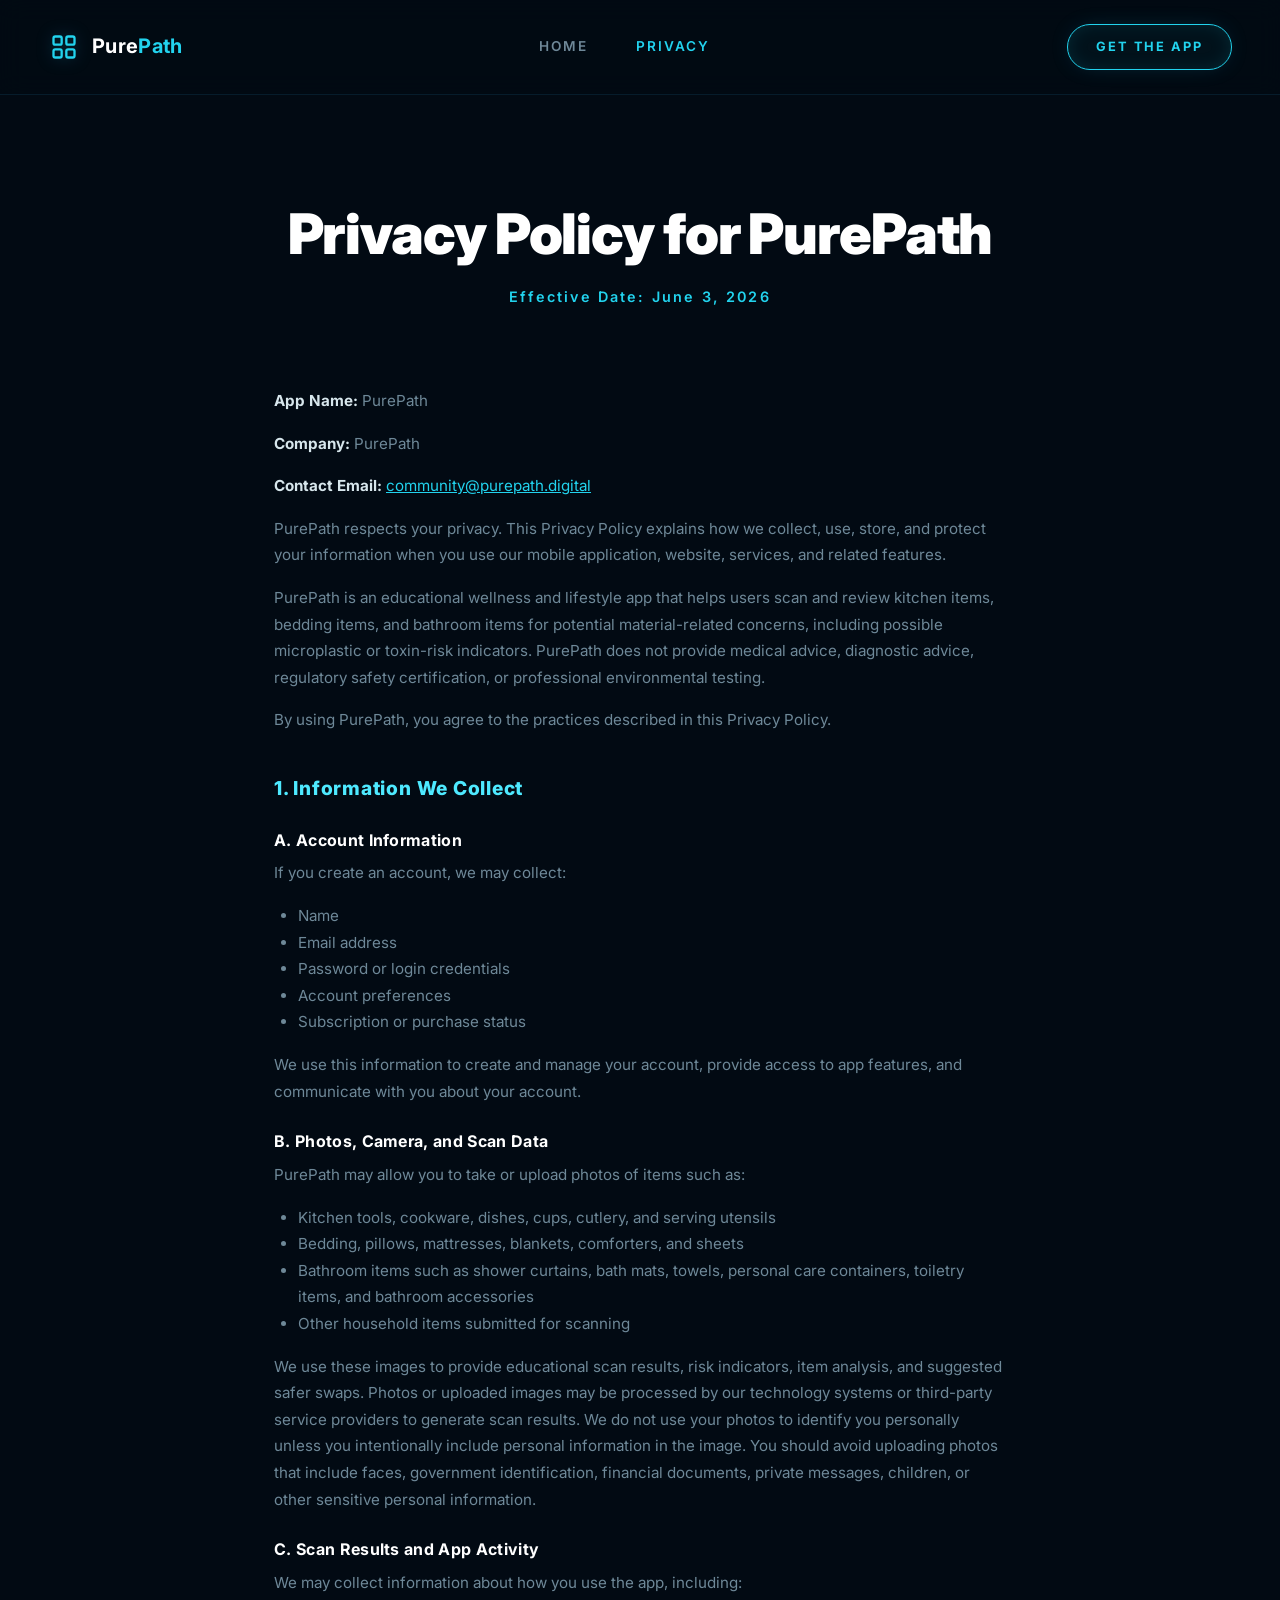
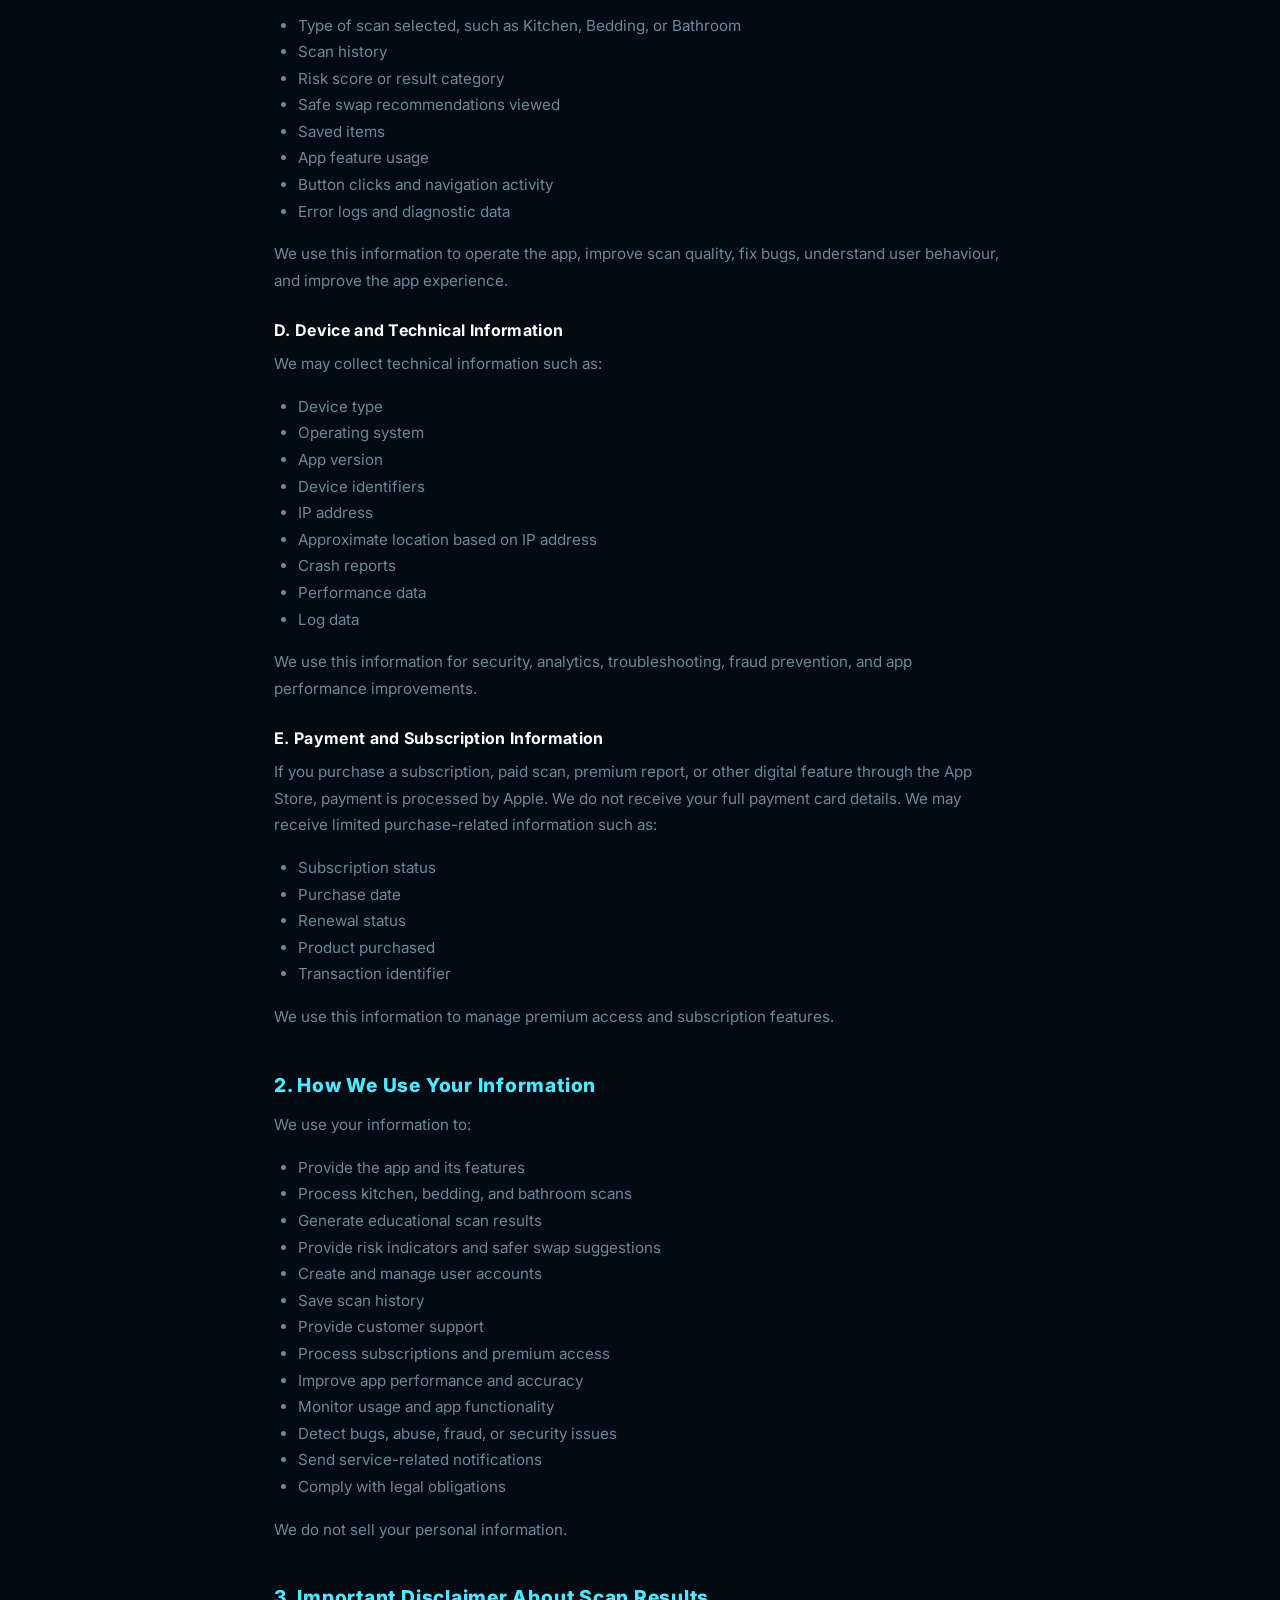
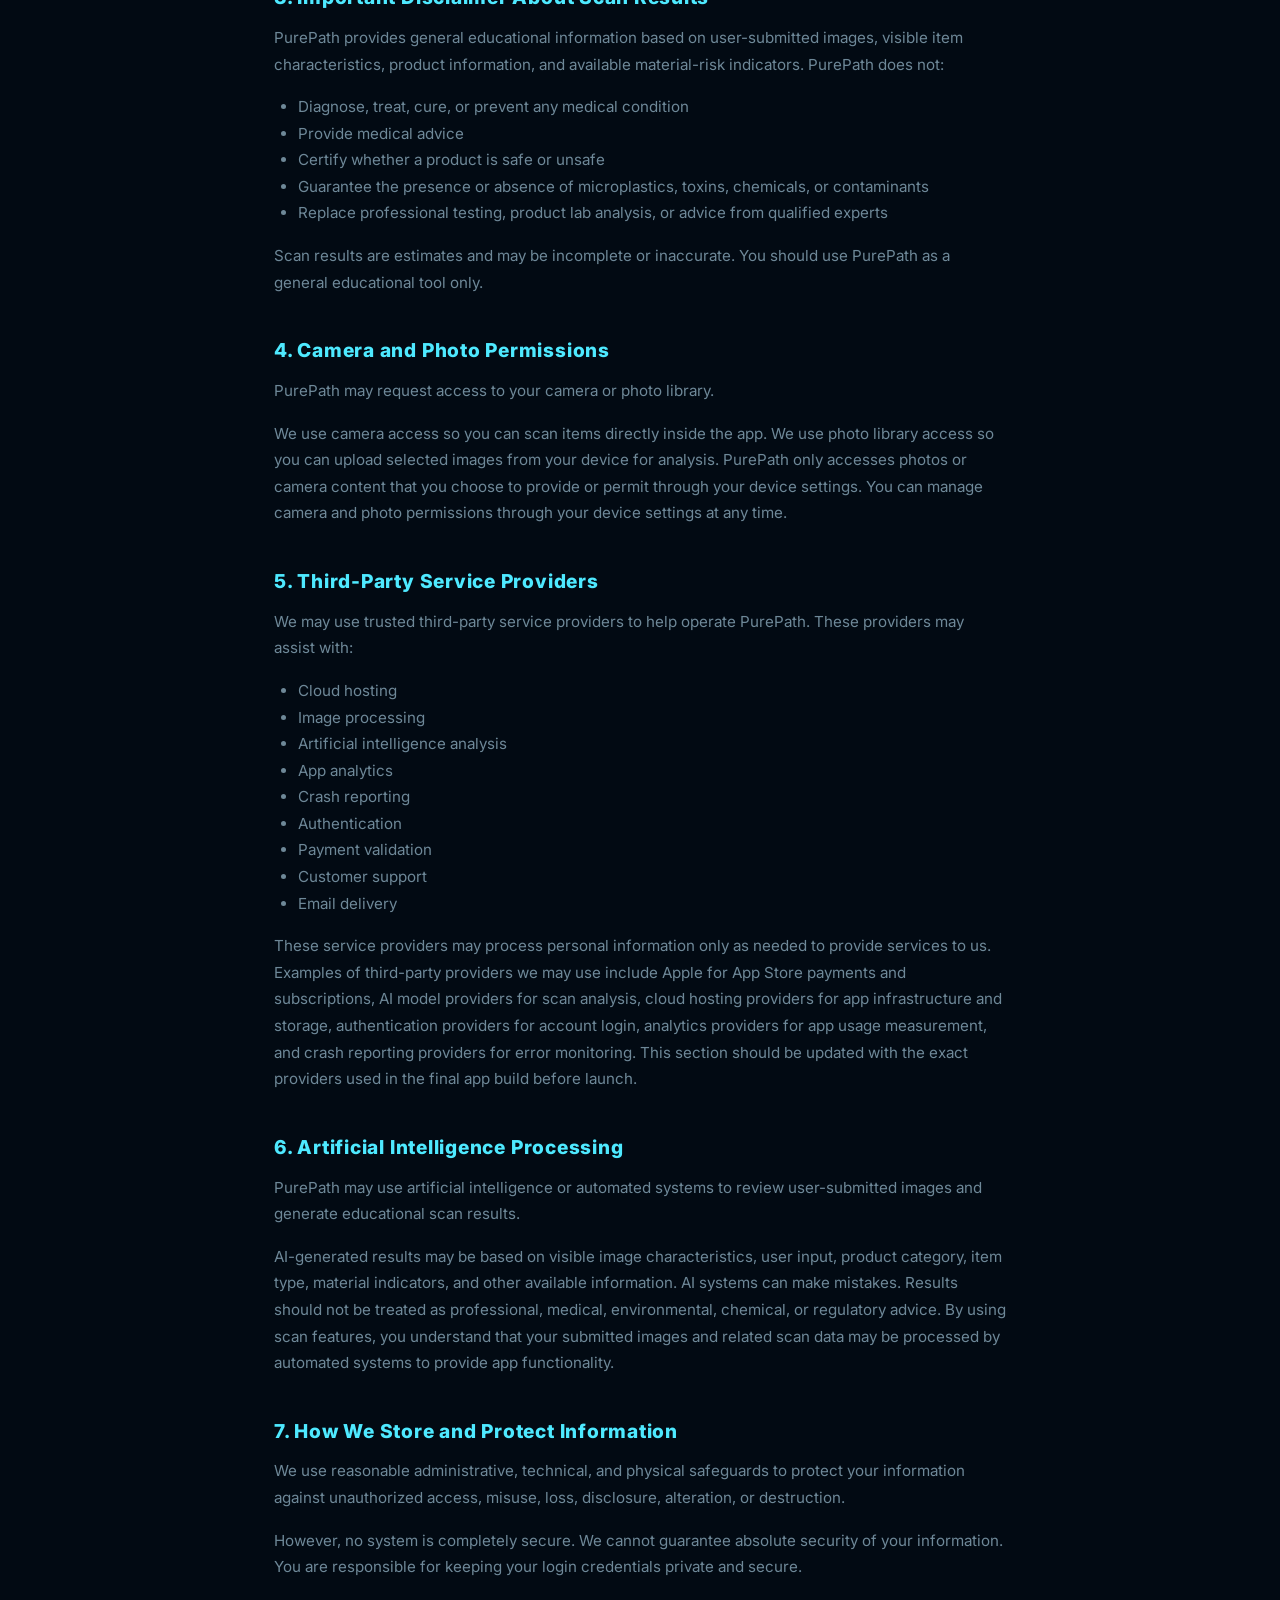
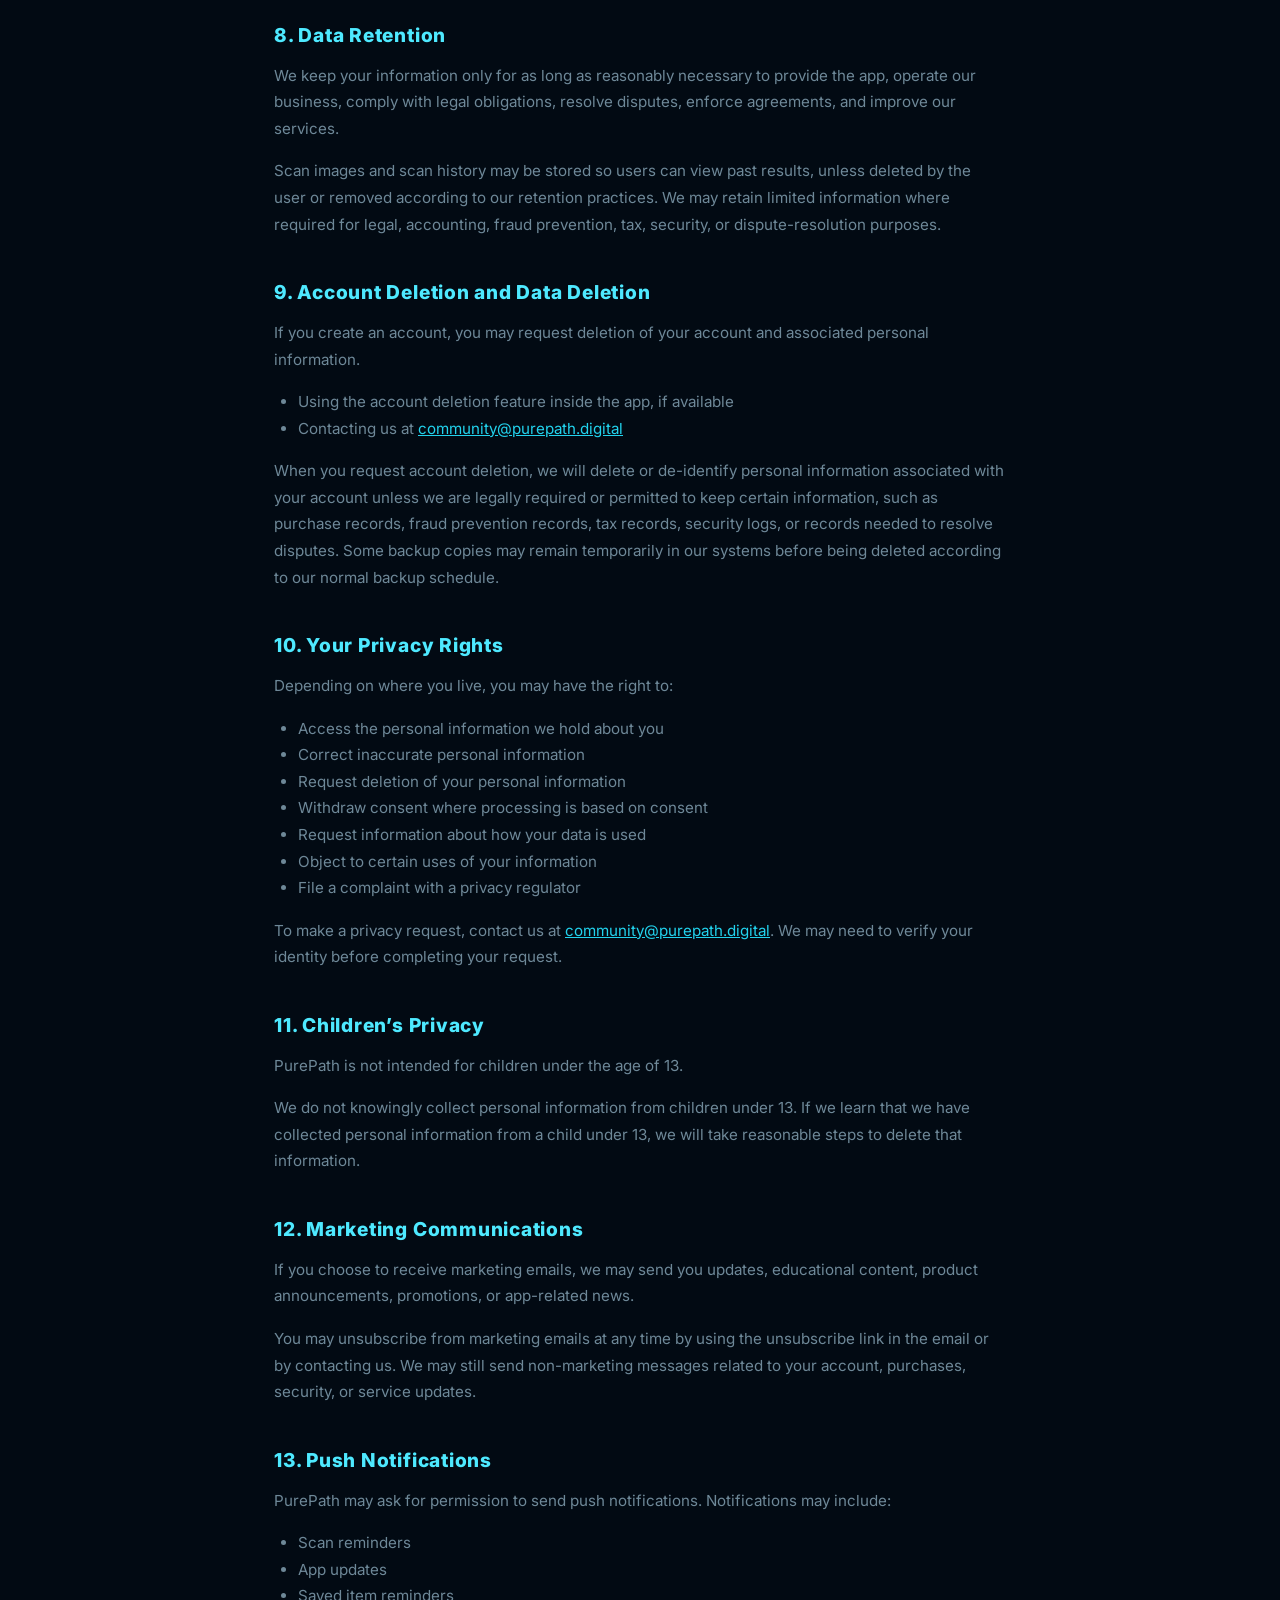
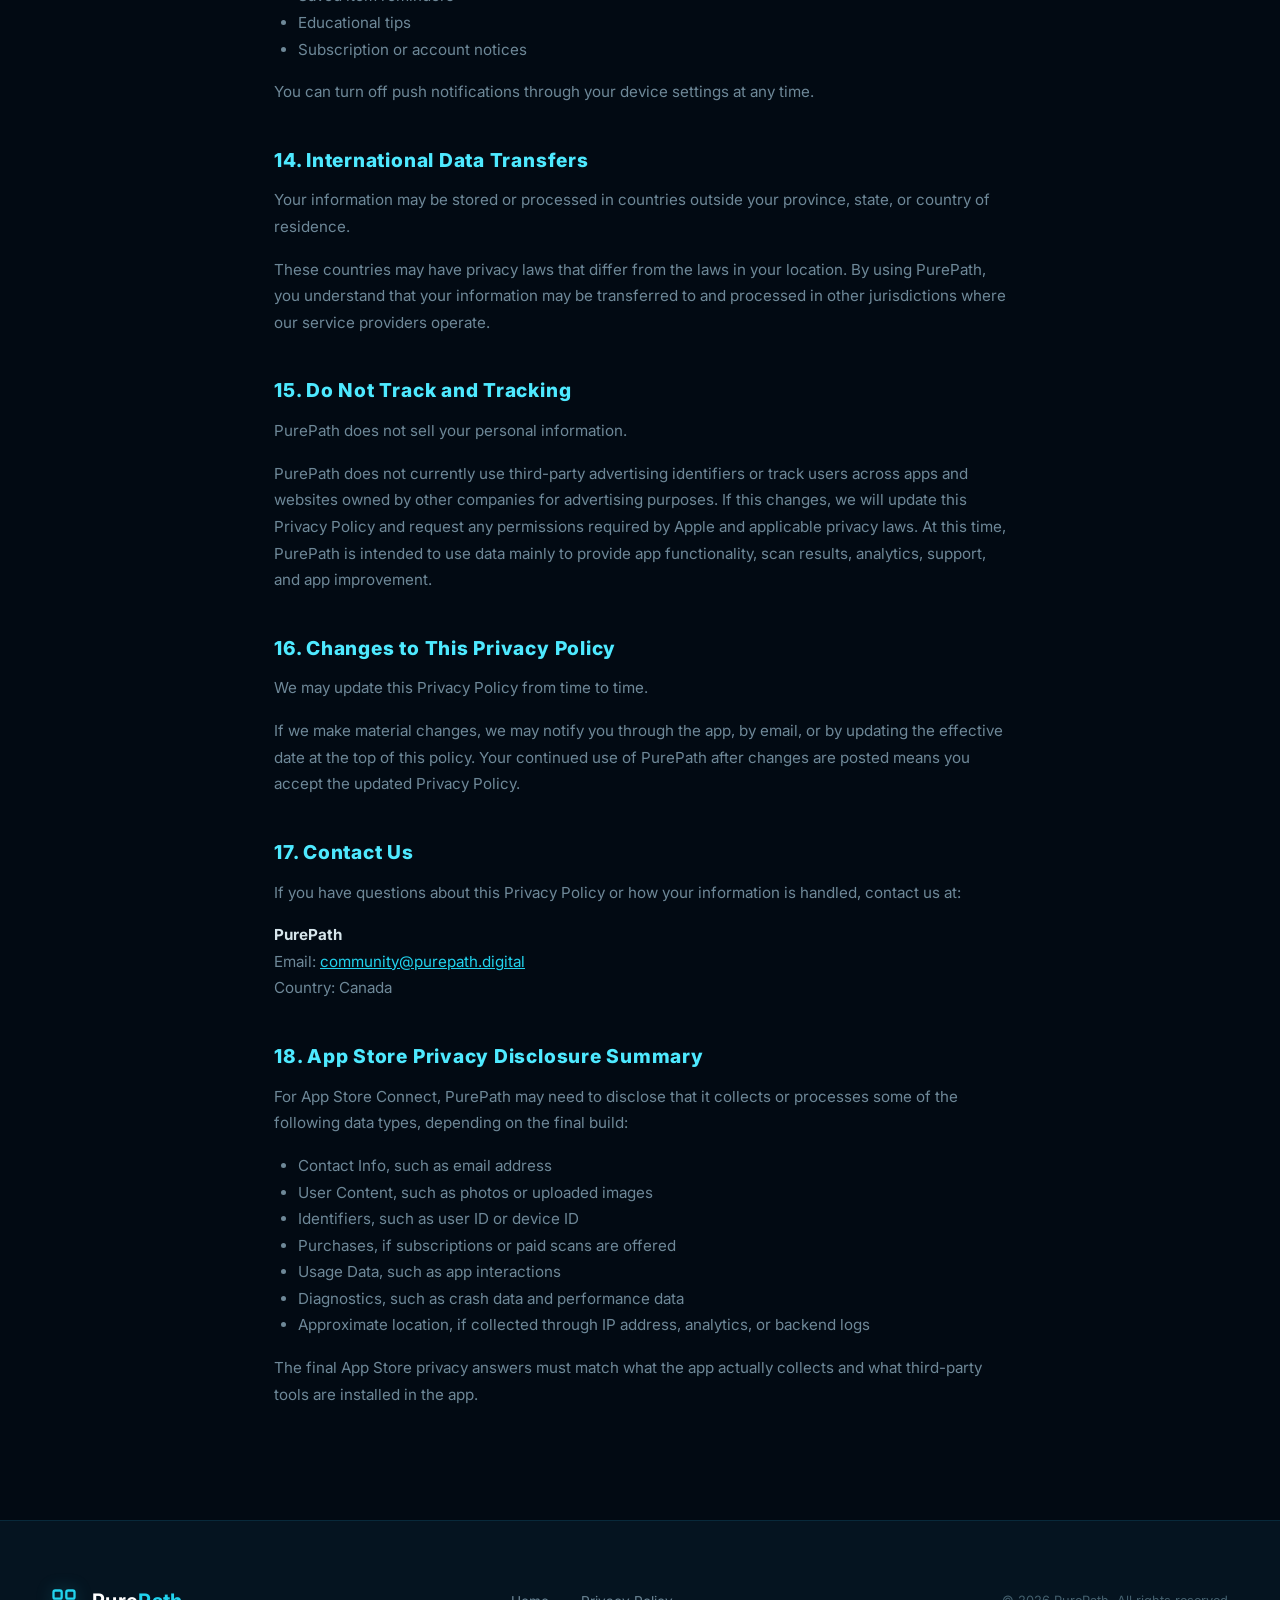
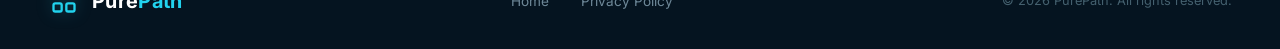
<file: privacy-policy.html>
<!DOCTYPE html>
<html lang="en">
<head>
  <meta charset="UTF-8" />
  <meta name="viewport" content="width=device-width, initial-scale=1.0" />
  <title>Privacy Policy | PurePath</title>
  <link rel="canonical" href="https://www.purepath.digital/privacy-policy.html">
  <meta name="description" content="How PurePath handles your data: what scan photos, account info, and usage data we collect, how it's used, and your privacy rights. We never sell your data.">
  <meta property="og:type" content="website">
  <meta property="og:url" content="https://www.purepath.digital/privacy-policy.html">
  <meta property="og:title" content="Privacy Policy | PurePath">
  <meta property="og:description" content="What data PurePath collects from scans and your account, how it's used, and your privacy rights. We never sell your data.">
  <meta property="og:image" content="https://www.purepath.digital/Favicon%20PP.png">
  <meta name="twitter:card" content="summary_large_image">
  <meta name="twitter:title" content="Privacy Policy | PurePath">
  <meta name="twitter:description" content="What data PurePath collects from scans and your account, how it's used, and your privacy rights. We never sell your data.">
  <link rel="stylesheet" href="styles.css" />
  <link rel="preconnect" href="https://fonts.googleapis.com" />
  <link rel="preconnect" href="https://fonts.gstatic.com" crossorigin />
  <link href="https://fonts.googleapis.com/css2?family=Inter:wght@300;400;500;600;700;800;900&display=swap" rel="stylesheet" />
</head>
<body>

  <nav class="nav">
    <a href="index.html" class="brand">
      <span class="brand-icon">
        <svg viewBox="0 0 24 24" fill="none" stroke="currentColor" stroke-width="2">
          <rect x="3" y="3" width="7" height="7" rx="1.5"/>
          <rect x="14" y="3" width="7" height="7" rx="1.5"/>
          <rect x="3" y="14" width="7" height="7" rx="1.5"/>
          <rect x="14" y="14" width="7" height="7" rx="1.5"/>
        </svg>
      </span>
      <span class="brand-name">Pure<span class="brand-accent">Path</span></span>
    </a>
    <div class="nav-links">
      <a href="index.html">HOME</a>
      <a href="privacy-policy.html" class="active">PRIVACY</a>
    </div>
    <a href="index.html#download" class="btn-outline">GET THE APP</a>
  </nav>

  <section class="policy-hero">
    <div class="container">
      <h1>Privacy Policy for PurePath</h1>
      <p>Effective Date: June 3, 2026</p>
    </div>
  </section>

  <div class="policy-body">

    <p><strong>App Name:</strong> PurePath</p>
    <p><strong>Company:</strong> PurePath</p>
    <p><strong>Contact Email:</strong> <a href="mailto:community@purepath.digital">community@purepath.digital</a></p>

    <p>PurePath respects your privacy. This Privacy Policy explains how we collect, use, store, and protect your information when you use our mobile application, website, services, and related features.</p>

    <p>PurePath is an educational wellness and lifestyle app that helps users scan and review kitchen items, bedding items, and bathroom items for potential material-related concerns, including possible microplastic or toxin-risk indicators. PurePath does not provide medical advice, diagnostic advice, regulatory safety certification, or professional environmental testing.</p>

    <p>By using PurePath, you agree to the practices described in this Privacy Policy.</p>

    <h2>1. Information We Collect</h2>

    <h3>A. Account Information</h3>
    <p>If you create an account, we may collect:</p>
    <ul>
      <li>Name</li>
      <li>Email address</li>
      <li>Password or login credentials</li>
      <li>Account preferences</li>
      <li>Subscription or purchase status</li>
    </ul>
    <p>We use this information to create and manage your account, provide access to app features, and communicate with you about your account.</p>

    <h3>B. Photos, Camera, and Scan Data</h3>
    <p>PurePath may allow you to take or upload photos of items such as:</p>
    <ul>
      <li>Kitchen tools, cookware, dishes, cups, cutlery, and serving utensils</li>
      <li>Bedding, pillows, mattresses, blankets, comforters, and sheets</li>
      <li>Bathroom items such as shower curtains, bath mats, towels, personal care containers, toiletry items, and bathroom accessories</li>
      <li>Other household items submitted for scanning</li>
    </ul>
    <p>We use these images to provide educational scan results, risk indicators, item analysis, and suggested safer swaps. Photos or uploaded images may be processed by our technology systems or third-party service providers to generate scan results. We do not use your photos to identify you personally unless you intentionally include personal information in the image. You should avoid uploading photos that include faces, government identification, financial documents, private messages, children, or other sensitive personal information.</p>

    <h3>C. Scan Results and App Activity</h3>
    <p>We may collect information about how you use the app, including:</p>
    <ul>
      <li>Type of scan selected, such as Kitchen, Bedding, or Bathroom</li>
      <li>Scan history</li>
      <li>Risk score or result category</li>
      <li>Safe swap recommendations viewed</li>
      <li>Saved items</li>
      <li>App feature usage</li>
      <li>Button clicks and navigation activity</li>
      <li>Error logs and diagnostic data</li>
    </ul>
    <p>We use this information to operate the app, improve scan quality, fix bugs, understand user behaviour, and improve the app experience.</p>

    <h3>D. Device and Technical Information</h3>
    <p>We may collect technical information such as:</p>
    <ul>
      <li>Device type</li>
      <li>Operating system</li>
      <li>App version</li>
      <li>Device identifiers</li>
      <li>IP address</li>
      <li>Approximate location based on IP address</li>
      <li>Crash reports</li>
      <li>Performance data</li>
      <li>Log data</li>
    </ul>
    <p>We use this information for security, analytics, troubleshooting, fraud prevention, and app performance improvements.</p>

    <h3>E. Payment and Subscription Information</h3>
    <p>If you purchase a subscription, paid scan, premium report, or other digital feature through the App Store, payment is processed by Apple. We do not receive your full payment card details. We may receive limited purchase-related information such as:</p>
    <ul>
      <li>Subscription status</li>
      <li>Purchase date</li>
      <li>Renewal status</li>
      <li>Product purchased</li>
      <li>Transaction identifier</li>
    </ul>
    <p>We use this information to manage premium access and subscription features.</p>

    <h2>2. How We Use Your Information</h2>
    <p>We use your information to:</p>
    <ul>
      <li>Provide the app and its features</li>
      <li>Process kitchen, bedding, and bathroom scans</li>
      <li>Generate educational scan results</li>
      <li>Provide risk indicators and safer swap suggestions</li>
      <li>Create and manage user accounts</li>
      <li>Save scan history</li>
      <li>Provide customer support</li>
      <li>Process subscriptions and premium access</li>
      <li>Improve app performance and accuracy</li>
      <li>Monitor usage and app functionality</li>
      <li>Detect bugs, abuse, fraud, or security issues</li>
      <li>Send service-related notifications</li>
      <li>Comply with legal obligations</li>
    </ul>
    <p>We do not sell your personal information.</p>

    <h2>3. Important Disclaimer About Scan Results</h2>
    <p>PurePath provides general educational information based on user-submitted images, visible item characteristics, product information, and available material-risk indicators. PurePath does not:</p>
    <ul>
      <li>Diagnose, treat, cure, or prevent any medical condition</li>
      <li>Provide medical advice</li>
      <li>Certify whether a product is safe or unsafe</li>
      <li>Guarantee the presence or absence of microplastics, toxins, chemicals, or contaminants</li>
      <li>Replace professional testing, product lab analysis, or advice from qualified experts</li>
    </ul>
    <p>Scan results are estimates and may be incomplete or inaccurate. You should use PurePath as a general educational tool only.</p>

    <h2>4. Camera and Photo Permissions</h2>
    <p>PurePath may request access to your camera or photo library.</p>
    <p>We use camera access so you can scan items directly inside the app. We use photo library access so you can upload selected images from your device for analysis. PurePath only accesses photos or camera content that you choose to provide or permit through your device settings. You can manage camera and photo permissions through your device settings at any time.</p>

    <h2>5. Third-Party Service Providers</h2>
    <p>We may use trusted third-party service providers to help operate PurePath. These providers may assist with:</p>
    <ul>
      <li>Cloud hosting</li>
      <li>Image processing</li>
      <li>Artificial intelligence analysis</li>
      <li>App analytics</li>
      <li>Crash reporting</li>
      <li>Authentication</li>
      <li>Payment validation</li>
      <li>Customer support</li>
      <li>Email delivery</li>
    </ul>
    <p>These service providers may process personal information only as needed to provide services to us. Examples of third-party providers we may use include Apple for App Store payments and subscriptions, AI model providers for scan analysis, cloud hosting providers for app infrastructure and storage, authentication providers for account login, analytics providers for app usage measurement, and crash reporting providers for error monitoring. This section should be updated with the exact providers used in the final app build before launch.</p>

    <h2>6. Artificial Intelligence Processing</h2>
    <p>PurePath may use artificial intelligence or automated systems to review user-submitted images and generate educational scan results.</p>
    <p>AI-generated results may be based on visible image characteristics, user input, product category, item type, material indicators, and other available information. AI systems can make mistakes. Results should not be treated as professional, medical, environmental, chemical, or regulatory advice. By using scan features, you understand that your submitted images and related scan data may be processed by automated systems to provide app functionality.</p>

    <h2>7. How We Store and Protect Information</h2>
    <p>We use reasonable administrative, technical, and physical safeguards to protect your information against unauthorized access, misuse, loss, disclosure, alteration, or destruction.</p>
    <p>However, no system is completely secure. We cannot guarantee absolute security of your information. You are responsible for keeping your login credentials private and secure.</p>

    <h2>8. Data Retention</h2>
    <p>We keep your information only for as long as reasonably necessary to provide the app, operate our business, comply with legal obligations, resolve disputes, enforce agreements, and improve our services.</p>
    <p>Scan images and scan history may be stored so users can view past results, unless deleted by the user or removed according to our retention practices. We may retain limited information where required for legal, accounting, fraud prevention, tax, security, or dispute-resolution purposes.</p>

    <h2>9. Account Deletion and Data Deletion</h2>
    <p>If you create an account, you may request deletion of your account and associated personal information.</p>
    <ul>
      <li>Using the account deletion feature inside the app, if available</li>
      <li>Contacting us at <a href="mailto:community@purepath.digital">community@purepath.digital</a></li>
    </ul>
    <p>When you request account deletion, we will delete or de-identify personal information associated with your account unless we are legally required or permitted to keep certain information, such as purchase records, fraud prevention records, tax records, security logs, or records needed to resolve disputes. Some backup copies may remain temporarily in our systems before being deleted according to our normal backup schedule.</p>

    <h2>10. Your Privacy Rights</h2>
    <p>Depending on where you live, you may have the right to:</p>
    <ul>
      <li>Access the personal information we hold about you</li>
      <li>Correct inaccurate personal information</li>
      <li>Request deletion of your personal information</li>
      <li>Withdraw consent where processing is based on consent</li>
      <li>Request information about how your data is used</li>
      <li>Object to certain uses of your information</li>
      <li>File a complaint with a privacy regulator</li>
    </ul>
    <p>To make a privacy request, contact us at <a href="mailto:community@purepath.digital">community@purepath.digital</a>. We may need to verify your identity before completing your request.</p>

    <h2>11. Children&rsquo;s Privacy</h2>
    <p>PurePath is not intended for children under the age of 13.</p>
    <p>We do not knowingly collect personal information from children under 13. If we learn that we have collected personal information from a child under 13, we will take reasonable steps to delete that information.</p>

    <h2>12. Marketing Communications</h2>
    <p>If you choose to receive marketing emails, we may send you updates, educational content, product announcements, promotions, or app-related news.</p>
    <p>You may unsubscribe from marketing emails at any time by using the unsubscribe link in the email or by contacting us. We may still send non-marketing messages related to your account, purchases, security, or service updates.</p>

    <h2>13. Push Notifications</h2>
    <p>PurePath may ask for permission to send push notifications. Notifications may include:</p>
    <ul>
      <li>Scan reminders</li>
      <li>App updates</li>
      <li>Saved item reminders</li>
      <li>Educational tips</li>
      <li>Subscription or account notices</li>
    </ul>
    <p>You can turn off push notifications through your device settings at any time.</p>

    <h2>14. International Data Transfers</h2>
    <p>Your information may be stored or processed in countries outside your province, state, or country of residence.</p>
    <p>These countries may have privacy laws that differ from the laws in your location. By using PurePath, you understand that your information may be transferred to and processed in other jurisdictions where our service providers operate.</p>

    <h2>15. Do Not Track and Tracking</h2>
    <p>PurePath does not sell your personal information.</p>
    <p>PurePath does not currently use third-party advertising identifiers or track users across apps and websites owned by other companies for advertising purposes. If this changes, we will update this Privacy Policy and request any permissions required by Apple and applicable privacy laws. At this time, PurePath is intended to use data mainly to provide app functionality, scan results, analytics, support, and app improvement.</p>

    <h2>16. Changes to This Privacy Policy</h2>
    <p>We may update this Privacy Policy from time to time.</p>
    <p>If we make material changes, we may notify you through the app, by email, or by updating the effective date at the top of this policy. Your continued use of PurePath after changes are posted means you accept the updated Privacy Policy.</p>

    <h2>17. Contact Us</h2>
    <p>If you have questions about this Privacy Policy or how your information is handled, contact us at:</p>
    <p>
      <strong>PurePath</strong><br />
      Email: <a href="mailto:community@purepath.digital">community@purepath.digital</a><br />
      Country: Canada
    </p>

    <h2>18. App Store Privacy Disclosure Summary</h2>
    <p>For App Store Connect, PurePath may need to disclose that it collects or processes some of the following data types, depending on the final build:</p>
    <ul>
      <li>Contact Info, such as email address</li>
      <li>User Content, such as photos or uploaded images</li>
      <li>Identifiers, such as user ID or device ID</li>
      <li>Purchases, if subscriptions or paid scans are offered</li>
      <li>Usage Data, such as app interactions</li>
      <li>Diagnostics, such as crash data and performance data</li>
      <li>Approximate location, if collected through IP address, analytics, or backend logs</li>
    </ul>
    <p>The final App Store privacy answers must match what the app actually collects and what third-party tools are installed in the app.</p>

  </div>

  <footer class="footer">
    <div class="footer-inner">
      <div class="brand">
        <span class="brand-icon">
          <svg viewBox="0 0 24 24" fill="none" stroke="currentColor" stroke-width="2"><rect x="3" y="3" width="7" height="7" rx="1.5"/><rect x="14" y="3" width="7" height="7" rx="1.5"/><rect x="3" y="14" width="7" height="7" rx="1.5"/><rect x="14" y="14" width="7" height="7" rx="1.5"/></svg>
        </span>
        <span class="brand-name">Pure<span class="brand-accent">Path</span></span>
      </div>
      <div class="footer-links">
        <a href="index.html">Home</a>
        <a href="privacy-policy.html">Privacy Policy</a>
      </div>
      <p class="copyright">&copy; 2026 PurePath. All rights reserved.</p>
    </div>
  </footer>

</body>
</html>
</file>
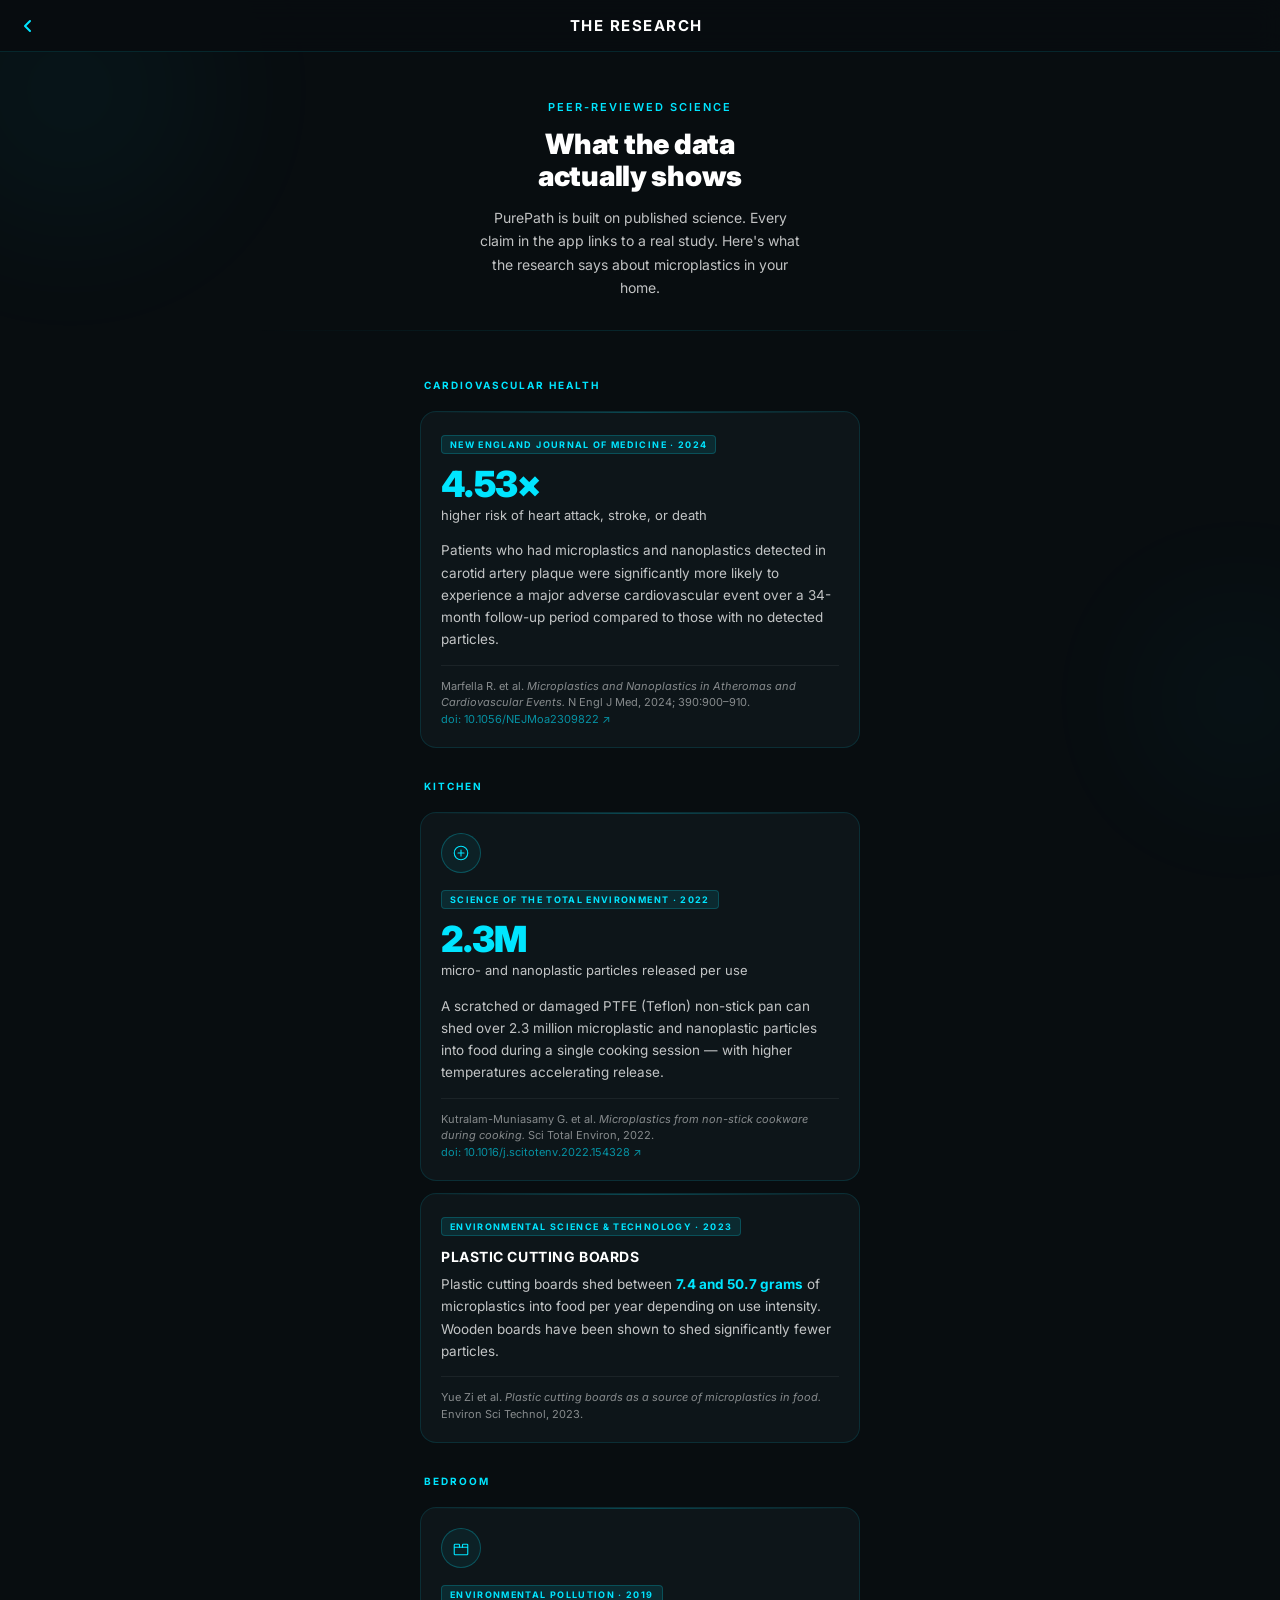
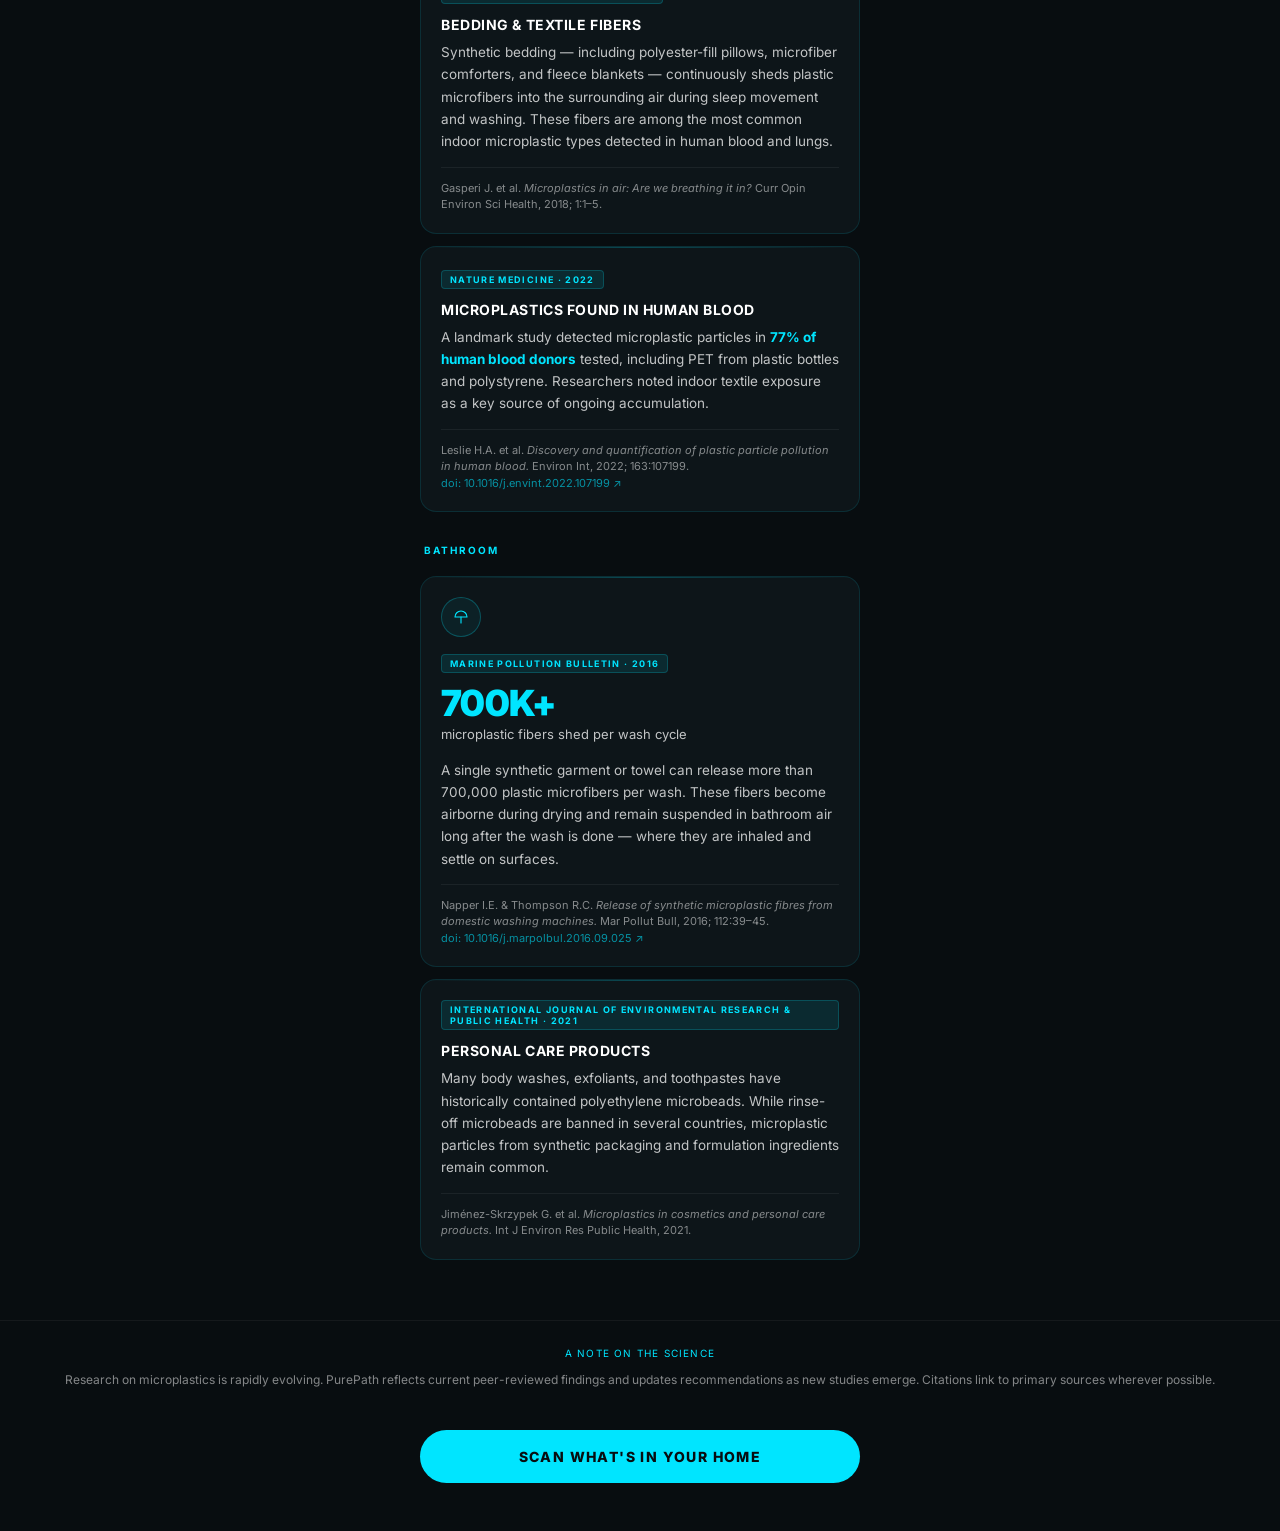
<file: research.htm>
<!DOCTYPE html>
<html lang="en">
<head>
  <meta charset="UTF-8" />
  <meta name="viewport" content="width=device-width, initial-scale=1.0" />
  <title>The Research — PurePath</title>
  <style>
    @import url('https://fonts.googleapis.com/css2?family=Inter:wght@300;400;500;600;700;800;900&display=swap');

    :root {
      --bg:         #080d10;
      --bg-card:    #0d1519;
      --bg-card2:   #101c22;
      --border:     rgba(0, 229, 255, 0.12);
      --cyan:       #00E5FF;
      --cyan-dim:   rgba(0, 229, 255, 0.6);
      --cyan-glow:  rgba(0, 229, 255, 0.08);
      --white:      #ffffff;
      --grey:       rgba(255,255,255,0.5);
      --grey-light: rgba(255,255,255,0.75);
    }

    *, *::before, *::after { box-sizing: border-box; margin: 0; padding: 0; }

    body {
      font-family: 'Inter', sans-serif;
      background: var(--bg);
      color: var(--white);
      min-height: 100vh;
      -webkit-font-smoothing: antialiased;
    }

    /* ─── HEADER ─── */
    .header {
      position: sticky;
      top: 0;
      z-index: 100;
      background: rgba(8, 13, 16, 0.92);
      backdrop-filter: blur(12px);
      -webkit-backdrop-filter: blur(12px);
      border-bottom: 1px solid var(--border);
      padding: 16px 20px;
      display: flex;
      align-items: center;
      gap: 12px;
    }

    .back-btn {
      display: flex;
      align-items: center;
      gap: 6px;
      color: var(--cyan);
      font-size: 14px;
      font-weight: 500;
      text-decoration: none;
      letter-spacing: 0.02em;
      cursor: pointer;
      background: none;
      border: none;
    }

    .back-btn svg { flex-shrink: 0; }

    .header-title {
      font-size: 15px;
      font-weight: 700;
      letter-spacing: 0.1em;
      text-transform: uppercase;
      color: var(--white);
      margin: 0 auto;
      padding-right: 36px; /* optical center */
    }

    /* ─── HERO ─── */
    .hero {
      padding: 48px 24px 32px;
      text-align: center;
      position: relative;
    }

    .hero::after {
      content: '';
      position: absolute;
      bottom: 0; left: 50%;
      transform: translateX(-50%);
      width: 60%; height: 1px;
      background: linear-gradient(90deg, transparent, var(--border), transparent);
    }

    .hero-eyebrow {
      font-size: 11px;
      font-weight: 600;
      letter-spacing: 0.18em;
      text-transform: uppercase;
      color: var(--cyan);
      margin-bottom: 14px;
    }

    .hero-heading {
      font-size: 28px;
      font-weight: 900;
      line-height: 1.15;
      letter-spacing: -0.01em;
      margin-bottom: 14px;
    }

    .hero-sub {
      font-size: 14px;
      color: var(--grey-light);
      line-height: 1.65;
      max-width: 320px;
      margin: 0 auto;
    }

    /* ─── CONTENT ─── */
    .content {
      padding: 28px 20px 60px;
      display: flex;
      flex-direction: column;
      gap: 12px;
      max-width: 480px;
      margin: 0 auto;
    }

    /* ─── SECTION LABEL ─── */
    .section-label {
      font-size: 10px;
      font-weight: 700;
      letter-spacing: 0.2em;
      text-transform: uppercase;
      color: var(--cyan);
      padding: 20px 4px 8px;
    }

    /* ─── STUDY CARD ─── */
    .card {
      background: var(--bg-card);
      border: 1px solid var(--border);
      border-radius: 16px;
      padding: 20px;
      position: relative;
      overflow: hidden;
    }

    .card::before {
      content: '';
      position: absolute;
      top: 0; left: 0; right: 0; height: 1px;
      background: linear-gradient(90deg, transparent, rgba(0,229,255,0.25), transparent);
    }

    .card-badge {
      display: inline-block;
      font-size: 9px;
      font-weight: 700;
      letter-spacing: 0.15em;
      text-transform: uppercase;
      color: var(--cyan);
      background: rgba(0,229,255,0.1);
      border: 1px solid rgba(0,229,255,0.2);
      border-radius: 4px;
      padding: 3px 8px;
      margin-bottom: 12px;
    }

    .card-stat {
      font-size: 36px;
      font-weight: 900;
      color: var(--cyan);
      line-height: 1;
      margin-bottom: 4px;
      letter-spacing: -0.02em;
    }

    .card-stat-label {
      font-size: 13px;
      color: var(--grey-light);
      margin-bottom: 14px;
      line-height: 1.5;
    }

    .card-title {
      font-size: 14px;
      font-weight: 700;
      letter-spacing: 0.04em;
      text-transform: uppercase;
      color: var(--white);
      margin-bottom: 8px;
    }

    .card-body {
      font-size: 13.5px;
      color: var(--grey-light);
      line-height: 1.65;
      margin-bottom: 14px;
    }

    .card-cite {
      font-size: 11px;
      color: var(--grey);
      line-height: 1.5;
      border-top: 1px solid rgba(255,255,255,0.06);
      padding-top: 12px;
    }

    .card-cite a {
      color: var(--cyan-dim);
      text-decoration: none;
    }

    .card-cite a:hover { text-decoration: underline; }

    .card-icon {
      width: 40px;
      height: 40px;
      border-radius: 50%;
      border: 1px solid rgba(0,229,255,0.25);
      background: rgba(0,229,255,0.06);
      display: flex;
      align-items: center;
      justify-content: center;
      margin-bottom: 14px;
    }

    .card-icon svg {
      width: 18px;
      height: 18px;
      stroke: var(--cyan);
      fill: none;
      stroke-width: 1.5;
      stroke-linecap: round;
      stroke-linejoin: round;
    }

    /* highlight inline */
    .hl { color: var(--cyan); font-weight: 700; }

    /* ─── FOOTER NOTE ─── */
    .footer-note {
      text-align: center;
      padding: 24px 24px 40px;
      font-size: 12px;
      color: var(--grey);
      line-height: 1.7;
      border-top: 1px solid rgba(255,255,255,0.05);
    }

    .footer-note span {
      display: block;
      font-size: 10px;
      letter-spacing: 0.12em;
      text-transform: uppercase;
      color: var(--cyan);
      margin-bottom: 8px;
    }

    /* ─── CTA ─── */
    .cta-wrap {
      padding: 0 20px 48px;
      max-width: 480px;
      margin: 0 auto;
    }

    .cta-btn {
      display: block;
      width: 100%;
      background: var(--cyan);
      color: #080d10;
      font-family: 'Inter', sans-serif;
      font-size: 14px;
      font-weight: 800;
      letter-spacing: 0.1em;
      text-transform: uppercase;
      text-align: center;
      padding: 18px;
      border-radius: 100px;
      border: none;
      cursor: pointer;
      text-decoration: none;
    }

    /* ambient glow blobs */
    .glow-blob {
      position: fixed;
      border-radius: 50%;
      pointer-events: none;
      filter: blur(80px);
      opacity: 0.04;
      z-index: 0;
    }
    .glow-1 {
      width: 300px; height: 300px;
      background: var(--cyan);
      top: -60px; left: -80px;
    }
    .glow-2 {
      width: 200px; height: 200px;
      background: var(--cyan);
      bottom: 100px; right: -60px;
    }
  </style>
</head>
<body>

<div class="glow-blob glow-1"></div>
<div class="glow-blob glow-2"></div>

<!-- HEADER -->
<header class="header">
  <a class="back-btn" href="index.html">
    <svg width="16" height="16" viewBox="0 0 16 16" fill="none" stroke="currentColor" stroke-width="2" stroke-linecap="round" stroke-linejoin="round">
      <path d="M10 13L5 8l5-5"/>
    </svg>
    </a>
  <h1 class="header-title">The Research</h1>
</header>

<!-- HERO -->
<section class="hero">
  <p class="hero-eyebrow">Peer-Reviewed Science</p>
  <h2 class="hero-heading">What the data<br>actually shows</h2>
  <p class="hero-sub">PurePath is built on published science. Every claim in the app links to a real study. Here's what the research says about microplastics in your home.</p>
</section>

<!-- CONTENT -->
<main class="content">

  <!-- CARDIOVASCULAR HEALTH -->
  <p class="section-label">Cardiovascular Health</p>

  <div class="card">
    <div class="card-badge">New England Journal of Medicine · 2024</div>
    <div class="card-stat">4.53×</div>
    <div class="card-stat-label">higher risk of heart attack, stroke, or death</div>
    <p class="card-body">
      Patients who had microplastics and nanoplastics detected in carotid artery plaque were significantly more likely to experience a major adverse cardiovascular event over a 34-month follow-up period compared to those with no detected particles.
    </p>
    <p class="card-cite">
      Marfella R. et al. <em>Microplastics and Nanoplastics in Atheromas and Cardiovascular Events.</em> N Engl J Med, 2024; 390:900–910.
      <br><a href="https://www.nejm.org/doi/10.1056/NEJMoa2309822" target="_blank">doi: 10.1056/NEJMoa2309822 ↗</a>
    </p>
  </div>

  <!-- KITCHEN -->
  <p class="section-label">Kitchen</p>

  <div class="card">
    <div class="card-icon">
      <svg viewBox="0 0 24 24"><circle cx="12" cy="12" r="9"/><path d="M8 12h8M12 8v8"/></svg>
    </div>
    <div class="card-badge">Science of the Total Environment · 2022</div>
    <div class="card-stat">2.3M</div>
    <div class="card-stat-label">micro- and nanoplastic particles released per use</div>
    <p class="card-body">
      A scratched or damaged PTFE (Teflon) non-stick pan can shed over 2.3 million microplastic and nanoplastic particles into food during a single cooking session — with higher temperatures accelerating release.
    </p>
    <p class="card-cite">
      Kutralam-Muniasamy G. et al. <em>Microplastics from non-stick cookware during cooking.</em> Sci Total Environ, 2022.
      <br><a href="https://doi.org/10.1016/j.scitotenv.2022.154328" target="_blank">doi: 10.1016/j.scitotenv.2022.154328 ↗</a>
    </p>
  </div>

  <div class="card">
    <div class="card-badge">Environmental Science & Technology · 2023</div>
    <div class="card-title">Plastic Cutting Boards</div>
    <p class="card-body">
      Plastic cutting boards shed between <span class="hl">7.4 and 50.7 grams</span> of microplastics into food per year depending on use intensity. Wooden boards have been shown to shed significantly fewer particles.
    </p>
    <p class="card-cite">
      Yue Zi et al. <em>Plastic cutting boards as a source of microplastics in food.</em> Environ Sci Technol, 2023.
    </p>
  </div>

  <!-- BEDROOM -->
  <p class="section-label">Bedroom</p>

  <div class="card">
    <div class="card-icon">
      <svg viewBox="0 0 24 24"><rect x="3" y="11" width="18" height="10" rx="1"/><path d="M3 11V8a1 1 0 011-1h5a1 1 0 011 1v3M14 11V8a1 1 0 011-1h5a1 1 0 011 1v3"/></svg>
    </div>
    <div class="card-badge">Environmental Pollution · 2019</div>
    <div class="card-title">Bedding & Textile Fibers</div>
    <p class="card-body">
      Synthetic bedding — including polyester-fill pillows, microfiber comforters, and fleece blankets — continuously sheds plastic microfibers into the surrounding air during sleep movement and washing. These fibers are among the most common indoor microplastic types detected in human blood and lungs.
    </p>
    <p class="card-cite">
      Gasperi J. et al. <em>Microplastics in air: Are we breathing it in?</em> Curr Opin Environ Sci Health, 2018; 1:1–5.
    </p>
  </div>

  <div class="card">
    <div class="card-badge">Nature Medicine · 2022</div>
    <div class="card-title">Microplastics Found in Human Blood</div>
    <p class="card-body">
      A landmark study detected microplastic particles in <span class="hl">77% of human blood donors</span> tested, including PET from plastic bottles and polystyrene. Researchers noted indoor textile exposure as a key source of ongoing accumulation.
    </p>
    <p class="card-cite">
      Leslie H.A. et al. <em>Discovery and quantification of plastic particle pollution in human blood.</em> Environ Int, 2022; 163:107199.
      <br><a href="https://doi.org/10.1016/j.envint.2022.107199" target="_blank">doi: 10.1016/j.envint.2022.107199 ↗</a>
    </p>
  </div>

  <!-- BATHROOM -->
  <p class="section-label">Bathroom</p>

  <div class="card">
    <div class="card-icon">
      <svg viewBox="0 0 24 24"><path d="M4 12h16M4 12a8 8 0 0116 0"/><path d="M12 12v8"/></svg>
    </div>
    <div class="card-badge">Marine Pollution Bulletin · 2016</div>
    <div class="card-stat">700K+</div>
    <div class="card-stat-label">microplastic fibers shed per wash cycle</div>
    <p class="card-body">
      A single synthetic garment or towel can release more than 700,000 plastic microfibers per wash. These fibers become airborne during drying and remain suspended in bathroom air long after the wash is done — where they are inhaled and settle on surfaces.
    </p>
    <p class="card-cite">
      Napper I.E. & Thompson R.C. <em>Release of synthetic microplastic fibres from domestic washing machines.</em> Mar Pollut Bull, 2016; 112:39–45.
      <br><a href="https://doi.org/10.1016/j.marpolbul.2016.09.025" target="_blank">doi: 10.1016/j.marpolbul.2016.09.025 ↗</a>
    </p>
  </div>

  <div class="card">
    <div class="card-badge">International Journal of Environmental Research & Public Health · 2021</div>
    <div class="card-title">Personal Care Products</div>
    <p class="card-body">
      Many body washes, exfoliants, and toothpastes have historically contained polyethylene microbeads. While rinse-off microbeads are banned in several countries, microplastic particles from synthetic packaging and formulation ingredients remain common.
    </p>
    <p class="card-cite">
      Jiménez-Skrzypek G. et al. <em>Microplastics in cosmetics and personal care products.</em> Int J Environ Res Public Health, 2021.
    </p>
  </div>

</main>

<!-- FOOTER NOTE -->
<div class="footer-note">
  <span>A Note on the Science</span>
  Research on microplastics is rapidly evolving. PurePath reflects current peer-reviewed findings and updates recommendations as new studies emerge. Citations link to primary sources wherever possible.
</div>

<!-- CTA -->
<div class="cta-wrap">
  <a class="cta-btn" href="index.html#early-access">SCAN WHAT'S IN YOUR HOME</a>
</div>

</body>
</html>
</file>
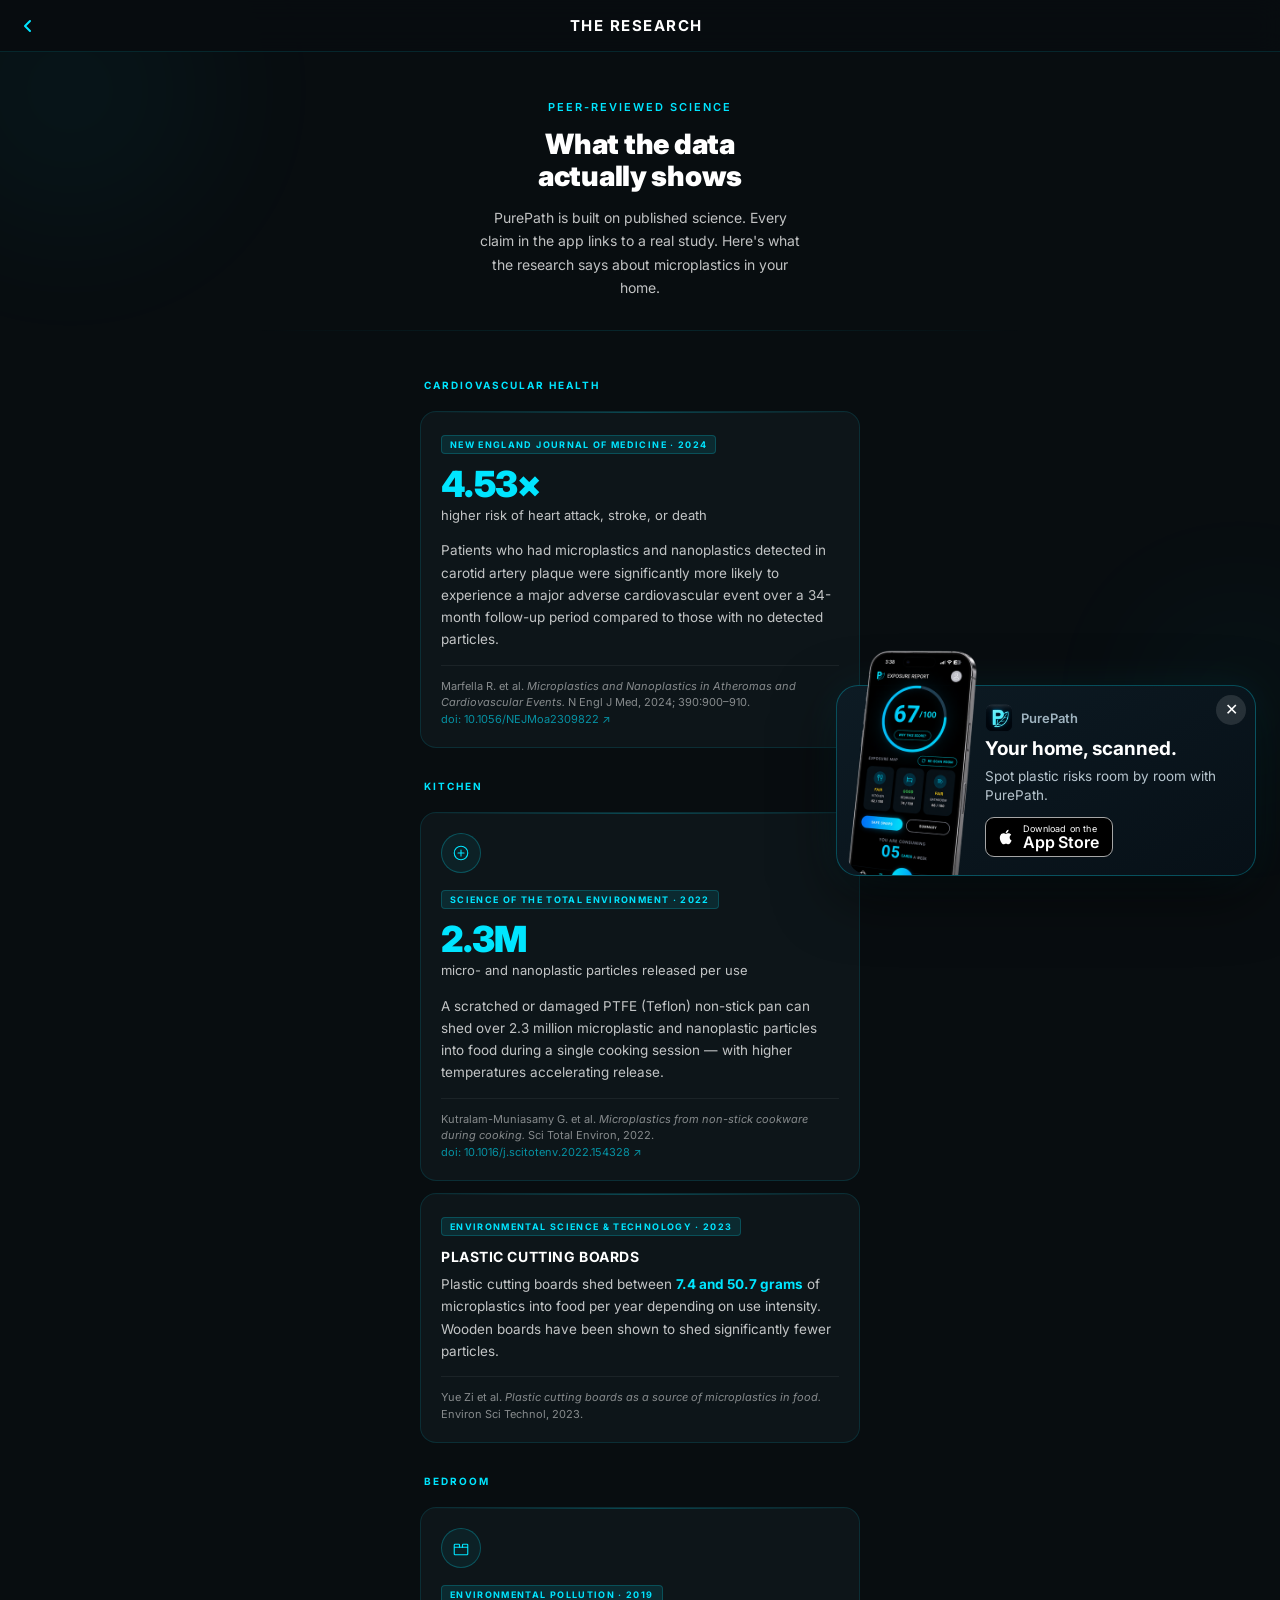
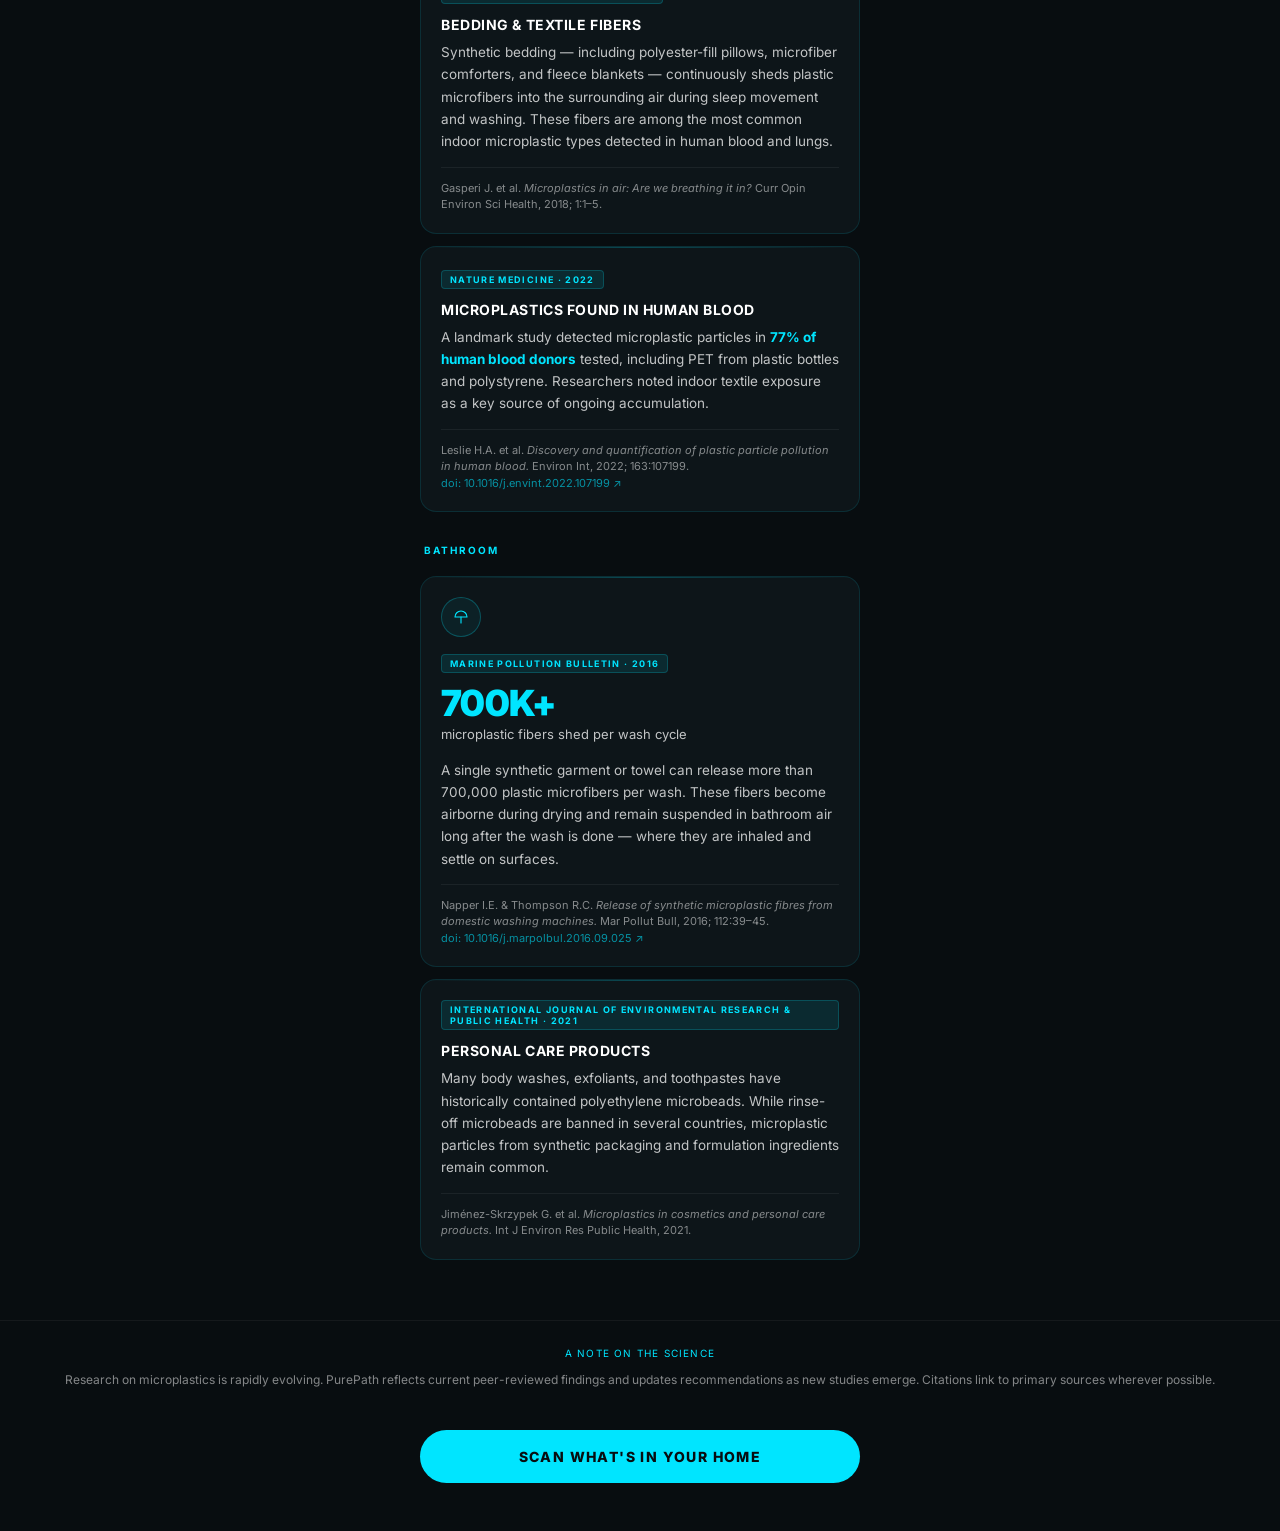
<file: research.html>
<!DOCTYPE html>
<html lang="en">
<head>
  <meta charset="UTF-8" />
  <meta name="viewport" content="width=device-width, initial-scale=1.0" />
  <title>The Research — PurePath</title>
  <link rel="canonical" href="https://www.purepath.digital/research.html">
  <meta name="description" content="The peer-reviewed science behind PurePath: studies on microplastics in cookware, bedding, and blood, from NEJM to Nature Medicine. Every claim is sourced.">
  <meta property="og:type" content="website">
  <meta property="og:url" content="https://www.purepath.digital/research.html">
  <meta property="og:title" content="The Research — PurePath">
  <meta property="og:description" content="The peer-reviewed science behind PurePath: microplastics in cookware, bedding, and blood, every claim linked to its source.">
  <meta property="og:image" content="https://www.purepath.digital/Favicon%20PP.png">
  <meta name="twitter:card" content="summary_large_image">
  <meta name="twitter:title" content="The Research — PurePath">
  <meta name="twitter:description" content="The peer-reviewed science behind PurePath: microplastics in cookware, bedding, and blood, every claim linked to its source.">
  <style>
    @import url('https://fonts.googleapis.com/css2?family=Inter:wght@300;400;500;600;700;800;900&display=swap');

    :root {
      --bg:         #080d10;
      --bg-card:    #0d1519;
      --bg-card2:   #101c22;
      --border:     rgba(0, 229, 255, 0.12);
      --cyan:       #00E5FF;
      --cyan-dim:   rgba(0, 229, 255, 0.6);
      --cyan-glow:  rgba(0, 229, 255, 0.08);
      --white:      #ffffff;
      --grey:       rgba(255,255,255,0.5);
      --grey-light: rgba(255,255,255,0.75);
    }

    *, *::before, *::after { box-sizing: border-box; margin: 0; padding: 0; }

    body {
      font-family: 'Inter', sans-serif;
      background: var(--bg);
      color: var(--white);
      min-height: 100vh;
      -webkit-font-smoothing: antialiased;
    }

    /* ─── HEADER ─── */
    .header {
      position: sticky;
      top: 0;
      z-index: 100;
      background: rgba(8, 13, 16, 0.92);
      backdrop-filter: blur(12px);
      -webkit-backdrop-filter: blur(12px);
      border-bottom: 1px solid var(--border);
      padding: 16px 20px;
      display: flex;
      align-items: center;
      gap: 12px;
    }

    .back-btn {
      display: flex;
      align-items: center;
      gap: 6px;
      color: var(--cyan);
      font-size: 14px;
      font-weight: 500;
      text-decoration: none;
      letter-spacing: 0.02em;
      cursor: pointer;
      background: none;
      border: none;
    }

    .back-btn svg { flex-shrink: 0; }

    .header-title {
      font-size: 15px;
      font-weight: 700;
      letter-spacing: 0.1em;
      text-transform: uppercase;
      color: var(--white);
      margin: 0 auto;
      padding-right: 36px; /* optical center */
    }

    /* ─── HERO ─── */
    .hero {
      padding: 48px 24px 32px;
      text-align: center;
      position: relative;
    }

    .hero::after {
      content: '';
      position: absolute;
      bottom: 0; left: 50%;
      transform: translateX(-50%);
      width: 60%; height: 1px;
      background: linear-gradient(90deg, transparent, var(--border), transparent);
    }

    .hero-eyebrow {
      font-size: 11px;
      font-weight: 600;
      letter-spacing: 0.18em;
      text-transform: uppercase;
      color: var(--cyan);
      margin-bottom: 14px;
    }

    .hero-heading {
      font-size: 28px;
      font-weight: 900;
      line-height: 1.15;
      letter-spacing: -0.01em;
      margin-bottom: 14px;
    }

    .hero-sub {
      font-size: 14px;
      color: var(--grey-light);
      line-height: 1.65;
      max-width: 320px;
      margin: 0 auto;
    }

    /* ─── CONTENT ─── */
    .content {
      padding: 28px 20px 60px;
      display: flex;
      flex-direction: column;
      gap: 12px;
      max-width: 480px;
      margin: 0 auto;
    }

    /* ─── SECTION LABEL ─── */
    .section-label {
      font-size: 10px;
      font-weight: 700;
      letter-spacing: 0.2em;
      text-transform: uppercase;
      color: var(--cyan);
      padding: 20px 4px 8px;
    }

    /* ─── STUDY CARD ─── */
    .card {
      background: var(--bg-card);
      border: 1px solid var(--border);
      border-radius: 16px;
      padding: 20px;
      position: relative;
      overflow: hidden;
    }

    .card::before {
      content: '';
      position: absolute;
      top: 0; left: 0; right: 0; height: 1px;
      background: linear-gradient(90deg, transparent, rgba(0,229,255,0.25), transparent);
    }

    .card-badge {
      display: inline-block;
      font-size: 9px;
      font-weight: 700;
      letter-spacing: 0.15em;
      text-transform: uppercase;
      color: var(--cyan);
      background: rgba(0,229,255,0.1);
      border: 1px solid rgba(0,229,255,0.2);
      border-radius: 4px;
      padding: 3px 8px;
      margin-bottom: 12px;
    }

    .card-stat {
      font-size: 36px;
      font-weight: 900;
      color: var(--cyan);
      line-height: 1;
      margin-bottom: 4px;
      letter-spacing: -0.02em;
    }

    .card-stat-label {
      font-size: 13px;
      color: var(--grey-light);
      margin-bottom: 14px;
      line-height: 1.5;
    }

    .card-title {
      font-size: 14px;
      font-weight: 700;
      letter-spacing: 0.04em;
      text-transform: uppercase;
      color: var(--white);
      margin-bottom: 8px;
    }

    .card-body {
      font-size: 13.5px;
      color: var(--grey-light);
      line-height: 1.65;
      margin-bottom: 14px;
    }

    .card-cite {
      font-size: 11px;
      color: var(--grey);
      line-height: 1.5;
      border-top: 1px solid rgba(255,255,255,0.06);
      padding-top: 12px;
    }

    .card-cite a {
      color: var(--cyan-dim);
      text-decoration: none;
    }

    .card-cite a:hover { text-decoration: underline; }

    .card-icon {
      width: 40px;
      height: 40px;
      border-radius: 50%;
      border: 1px solid rgba(0,229,255,0.25);
      background: rgba(0,229,255,0.06);
      display: flex;
      align-items: center;
      justify-content: center;
      margin-bottom: 14px;
    }

    .card-icon svg {
      width: 18px;
      height: 18px;
      stroke: var(--cyan);
      fill: none;
      stroke-width: 1.5;
      stroke-linecap: round;
      stroke-linejoin: round;
    }

    /* highlight inline */
    .hl { color: var(--cyan); font-weight: 700; }

    /* ─── FOOTER NOTE ─── */
    .footer-note {
      text-align: center;
      padding: 24px 24px 40px;
      font-size: 12px;
      color: var(--grey);
      line-height: 1.7;
      border-top: 1px solid rgba(255,255,255,0.05);
    }

    .footer-note span {
      display: block;
      font-size: 10px;
      letter-spacing: 0.12em;
      text-transform: uppercase;
      color: var(--cyan);
      margin-bottom: 8px;
    }

    /* ─── CTA ─── */
    .cta-wrap {
      padding: 0 20px 48px;
      max-width: 480px;
      margin: 0 auto;
    }

    .cta-btn {
      display: block;
      width: 100%;
      background: var(--cyan);
      color: #080d10;
      font-family: 'Inter', sans-serif;
      font-size: 14px;
      font-weight: 800;
      letter-spacing: 0.1em;
      text-transform: uppercase;
      text-align: center;
      padding: 18px;
      border-radius: 100px;
      border: none;
      cursor: pointer;
      text-decoration: none;
    }

    /* ambient glow blobs */
    .glow-blob {
      position: fixed;
      border-radius: 50%;
      pointer-events: none;
      filter: blur(80px);
      opacity: 0.04;
      z-index: 0;
    }
    .glow-1 {
      width: 300px; height: 300px;
      background: var(--cyan);
      top: -60px; left: -80px;
    }
    .glow-2 {
      width: 200px; height: 200px;
      background: var(--cyan);
      bottom: 100px; right: -60px;
    }
  </style>
</head>
<body>

<div class="glow-blob glow-1"></div>
<div class="glow-blob glow-2"></div>

<!-- HEADER -->
<header class="header">
  <a class="back-btn" href="index.html">
    <svg width="16" height="16" viewBox="0 0 16 16" fill="none" stroke="currentColor" stroke-width="2" stroke-linecap="round" stroke-linejoin="round">
      <path d="M10 13L5 8l5-5"/>
    </svg>
    </a>
  <h1 class="header-title">The Research</h1>
</header>

<!-- HERO -->
<section class="hero">
  <p class="hero-eyebrow">Peer-Reviewed Science</p>
  <h2 class="hero-heading">What the data<br>actually shows</h2>
  <p class="hero-sub">PurePath is built on published science. Every claim in the app links to a real study. Here's what the research says about microplastics in your home.</p>
</section>

<!-- CONTENT -->
<main class="content">

  <!-- CARDIOVASCULAR HEALTH -->
  <p class="section-label">Cardiovascular Health</p>

  <div class="card">
    <div class="card-badge">New England Journal of Medicine · 2024</div>
    <div class="card-stat">4.53×</div>
    <div class="card-stat-label">higher risk of heart attack, stroke, or death</div>
    <p class="card-body">
      Patients who had microplastics and nanoplastics detected in carotid artery plaque were significantly more likely to experience a major adverse cardiovascular event over a 34-month follow-up period compared to those with no detected particles.
    </p>
    <p class="card-cite">
      Marfella R. et al. <em>Microplastics and Nanoplastics in Atheromas and Cardiovascular Events.</em> N Engl J Med, 2024; 390:900–910.
      <br><a href="https://www.nejm.org/doi/10.1056/NEJMoa2309822" target="_blank">doi: 10.1056/NEJMoa2309822 ↗</a>
    </p>
  </div>

  <!-- KITCHEN -->
  <p class="section-label">Kitchen</p>

  <div class="card">
    <div class="card-icon">
      <svg viewBox="0 0 24 24"><circle cx="12" cy="12" r="9"/><path d="M8 12h8M12 8v8"/></svg>
    </div>
    <div class="card-badge">Science of the Total Environment · 2022</div>
    <div class="card-stat">2.3M</div>
    <div class="card-stat-label">micro- and nanoplastic particles released per use</div>
    <p class="card-body">
      A scratched or damaged PTFE (Teflon) non-stick pan can shed over 2.3 million microplastic and nanoplastic particles into food during a single cooking session — with higher temperatures accelerating release.
    </p>
    <p class="card-cite">
      Kutralam-Muniasamy G. et al. <em>Microplastics from non-stick cookware during cooking.</em> Sci Total Environ, 2022.
      <br><a href="https://doi.org/10.1016/j.scitotenv.2022.154328" target="_blank">doi: 10.1016/j.scitotenv.2022.154328 ↗</a>
    </p>
  </div>

  <div class="card">
    <div class="card-badge">Environmental Science & Technology · 2023</div>
    <div class="card-title">Plastic Cutting Boards</div>
    <p class="card-body">
      Plastic cutting boards shed between <span class="hl">7.4 and 50.7 grams</span> of microplastics into food per year depending on use intensity. Wooden boards have been shown to shed significantly fewer particles.
    </p>
    <p class="card-cite">
      Yue Zi et al. <em>Plastic cutting boards as a source of microplastics in food.</em> Environ Sci Technol, 2023.
    </p>
  </div>

  <!-- BEDROOM -->
  <p class="section-label">Bedroom</p>

  <div class="card">
    <div class="card-icon">
      <svg viewBox="0 0 24 24"><rect x="3" y="11" width="18" height="10" rx="1"/><path d="M3 11V8a1 1 0 011-1h5a1 1 0 011 1v3M14 11V8a1 1 0 011-1h5a1 1 0 011 1v3"/></svg>
    </div>
    <div class="card-badge">Environmental Pollution · 2019</div>
    <div class="card-title">Bedding & Textile Fibers</div>
    <p class="card-body">
      Synthetic bedding — including polyester-fill pillows, microfiber comforters, and fleece blankets — continuously sheds plastic microfibers into the surrounding air during sleep movement and washing. These fibers are among the most common indoor microplastic types detected in human blood and lungs.
    </p>
    <p class="card-cite">
      Gasperi J. et al. <em>Microplastics in air: Are we breathing it in?</em> Curr Opin Environ Sci Health, 2018; 1:1–5.
    </p>
  </div>

  <div class="card">
    <div class="card-badge">Nature Medicine · 2022</div>
    <div class="card-title">Microplastics Found in Human Blood</div>
    <p class="card-body">
      A landmark study detected microplastic particles in <span class="hl">77% of human blood donors</span> tested, including PET from plastic bottles and polystyrene. Researchers noted indoor textile exposure as a key source of ongoing accumulation.
    </p>
    <p class="card-cite">
      Leslie H.A. et al. <em>Discovery and quantification of plastic particle pollution in human blood.</em> Environ Int, 2022; 163:107199.
      <br><a href="https://doi.org/10.1016/j.envint.2022.107199" target="_blank">doi: 10.1016/j.envint.2022.107199 ↗</a>
    </p>
  </div>

  <!-- BATHROOM -->
  <p class="section-label">Bathroom</p>

  <div class="card">
    <div class="card-icon">
      <svg viewBox="0 0 24 24"><path d="M4 12h16M4 12a8 8 0 0116 0"/><path d="M12 12v8"/></svg>
    </div>
    <div class="card-badge">Marine Pollution Bulletin · 2016</div>
    <div class="card-stat">700K+</div>
    <div class="card-stat-label">microplastic fibers shed per wash cycle</div>
    <p class="card-body">
      A single synthetic garment or towel can release more than 700,000 plastic microfibers per wash. These fibers become airborne during drying and remain suspended in bathroom air long after the wash is done — where they are inhaled and settle on surfaces.
    </p>
    <p class="card-cite">
      Napper I.E. & Thompson R.C. <em>Release of synthetic microplastic fibres from domestic washing machines.</em> Mar Pollut Bull, 2016; 112:39–45.
      <br><a href="https://doi.org/10.1016/j.marpolbul.2016.09.025" target="_blank">doi: 10.1016/j.marpolbul.2016.09.025 ↗</a>
    </p>
  </div>

  <div class="card">
    <div class="card-badge">International Journal of Environmental Research & Public Health · 2021</div>
    <div class="card-title">Personal Care Products</div>
    <p class="card-body">
      Many body washes, exfoliants, and toothpastes have historically contained polyethylene microbeads. While rinse-off microbeads are banned in several countries, microplastic particles from synthetic packaging and formulation ingredients remain common.
    </p>
    <p class="card-cite">
      Jiménez-Skrzypek G. et al. <em>Microplastics in cosmetics and personal care products.</em> Int J Environ Res Public Health, 2021.
    </p>
  </div>

</main>

<!-- FOOTER NOTE -->
<div class="footer-note">
  <span>A Note on the Science</span>
  Research on microplastics is rapidly evolving. PurePath reflects current peer-reviewed findings and updates recommendations as new studies emerge. Citations link to primary sources wherever possible.
</div>

<!-- CTA -->
<div class="cta-wrap">
  <a class="cta-btn" href="https://apps.apple.com/ca/app/id6790146068" target="_blank" rel="noopener">SCAN WHAT'S IN YOUR HOME</a>
</div>

   <script src="/app-popup.js" defer></script></body>
</html>
</file>
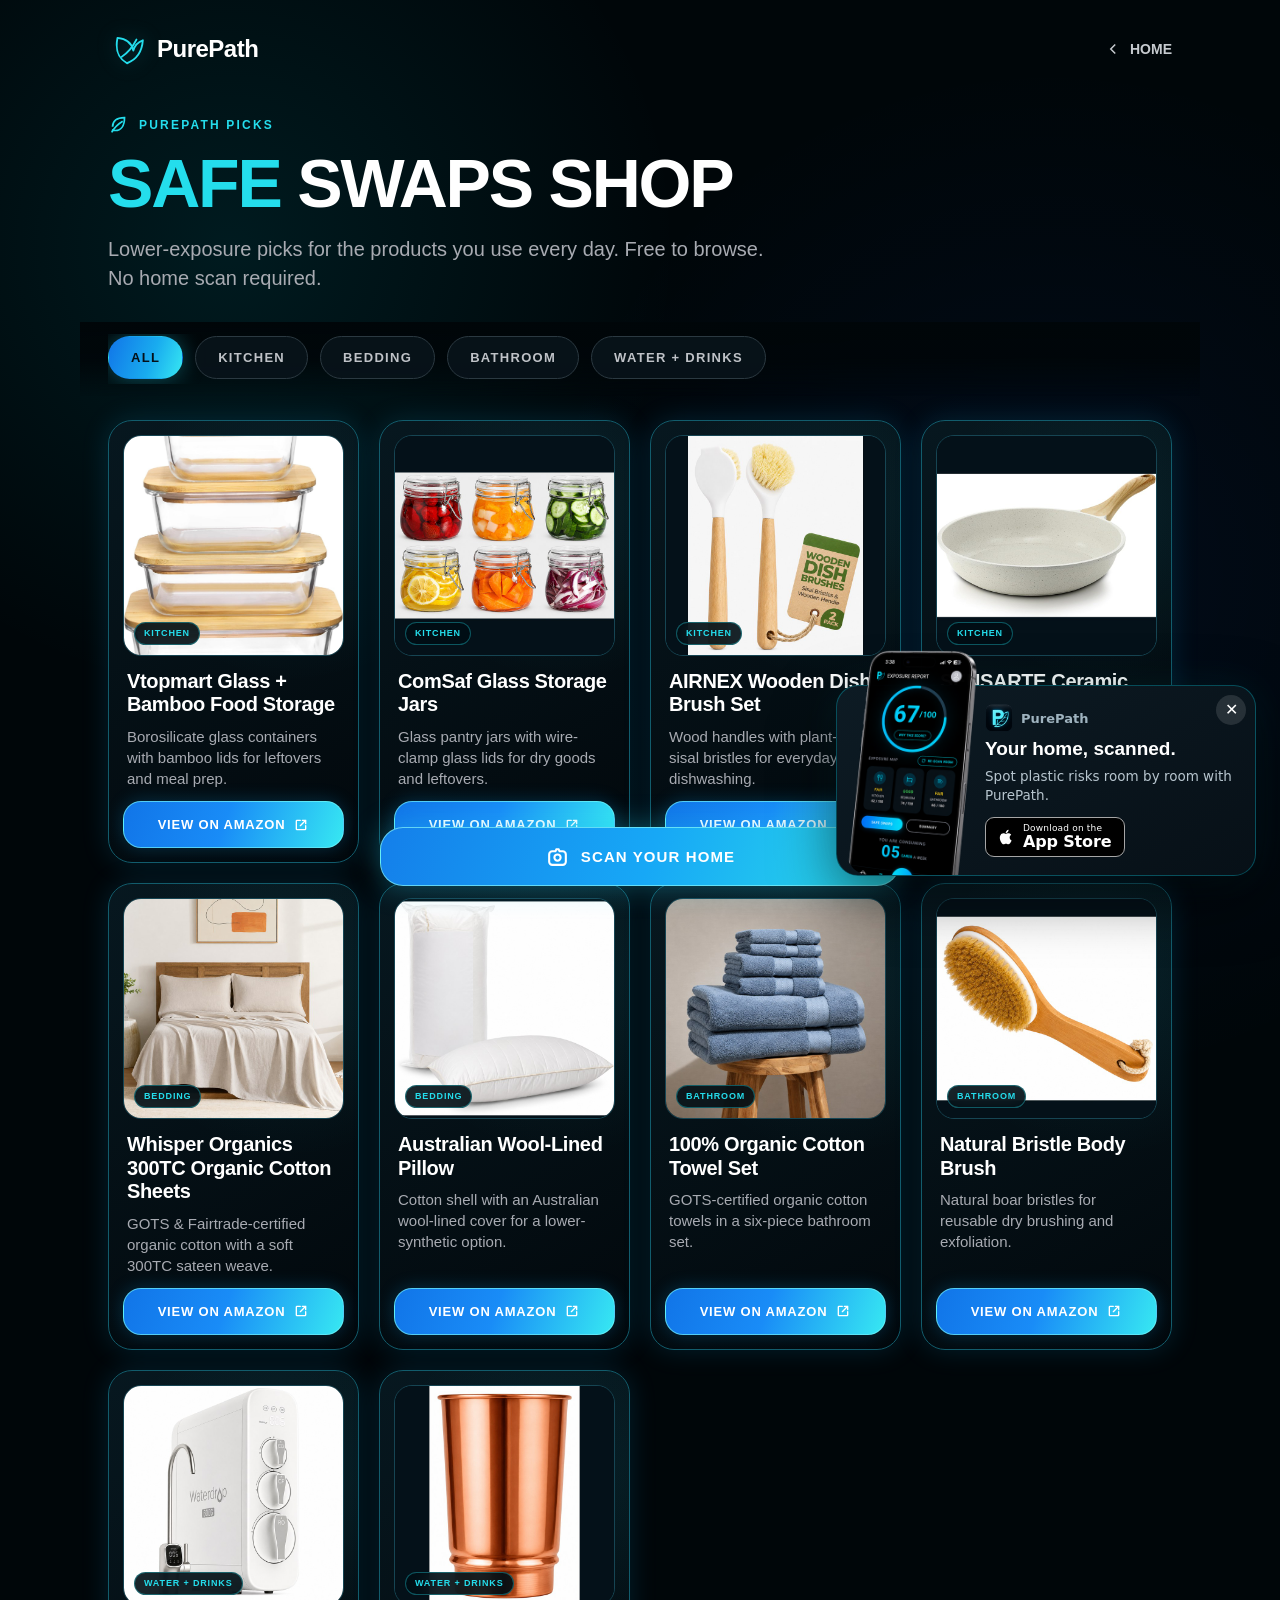
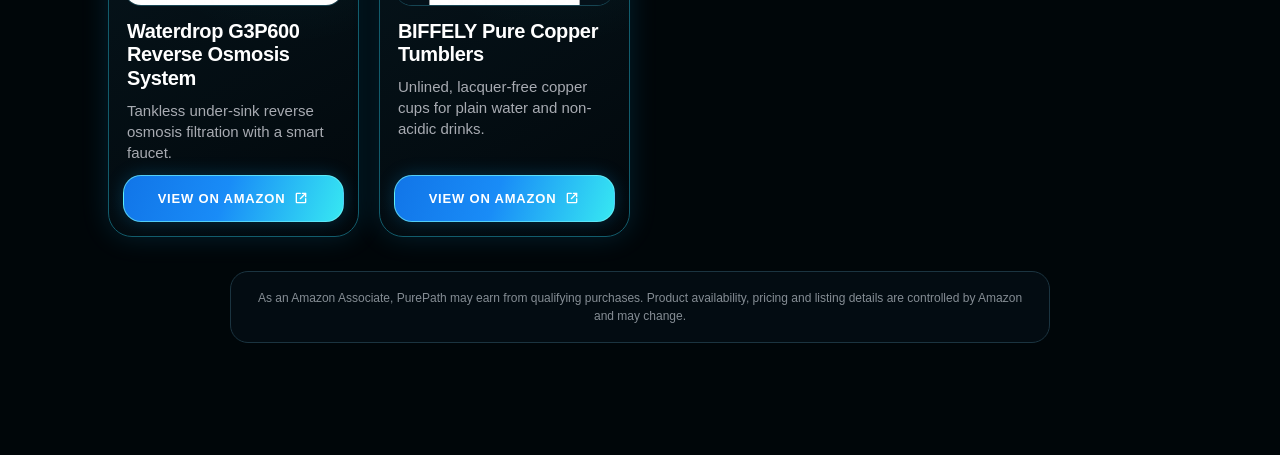
<file: safe-swaps.html>
<!doctype html>
<html lang="en">
<head>
  <meta charset="utf-8">
  <meta name="viewport" content="width=device-width, initial-scale=1, viewport-fit=cover">
  <meta name="theme-color" content="#000609">
  <title>Safe Swaps Shop | PurePath</title>
  <meta name="description" content="Browse PurePath Safe Swaps: lower-exposure picks for your kitchen, bedding, bathroom, water and drinks.">
  <style>
    :root {
      --bg: #000609;
      --panel: #061118;
      --panel-2: #081922;
      --cyan: #24ddec;
      --cyan-bright: #37e8f2;
      --blue: #198cf7;
      --blue-deep: #1175e8;
      --white: #fff;
      --muted: #a8abb2;
      --border: #125c6c;
      --border-soft: #1b3440;
      --radius: 24px;
      --shadow: 0 0 28px rgba(25, 173, 238, .16);
    }

    * { box-sizing: border-box; }
    html { background: var(--bg); scroll-behavior: smooth; }
    body {
      margin: 0;
      min-height: 100vh;
      color: var(--white);
      background:
        radial-gradient(circle at 18% 12%, rgba(0, 210, 230, .10), transparent 28rem),
        radial-gradient(circle at 82% 28%, rgba(32, 90, 255, .07), transparent 32rem),
        #000609;
      font-family: -apple-system, BlinkMacSystemFont, "Segoe UI", Inter, Roboto, Helvetica, Arial, sans-serif;
      -webkit-font-smoothing: antialiased;
    }

    a { color: inherit; text-decoration: none; }
    button, a { -webkit-tap-highlight-color: transparent; }

    .page {
      width: min(1120px, 100%);
      margin: 0 auto;
      padding: max(18px, env(safe-area-inset-top)) 20px 112px;
    }

    .topbar {
      display: flex;
      align-items: center;
      justify-content: space-between;
      min-height: 62px;
      margin-bottom: 34px;
    }

    .brand {
      display: inline-flex;
      align-items: center;
      gap: 11px;
      font-size: 24px;
      font-weight: 800;
      letter-spacing: -.5px;
    }

    .brand-mark {
      width: 38px;
      height: 38px;
      display: grid;
      place-items: center;
      filter: drop-shadow(0 0 10px rgba(36,221,236,.25));
    }
    .brand-mark svg { width: 100%; height: 100%; }

    .back-link {
      display: inline-flex;
      align-items: center;
      gap: 8px;
      color: #dce0e5;
      font-size: 14px;
      font-weight: 650;
      opacity: .9;
    }
    .back-link svg { width: 18px; height: 18px; stroke: currentColor; fill: none; stroke-width: 2; }

    .hero {
      margin-bottom: 28px;
    }

    .eyebrow {
      display: inline-flex;
      align-items: center;
      gap: 9px;
      color: var(--cyan);
      font-size: 12px;
      font-weight: 800;
      letter-spacing: 2.2px;
      margin-bottom: 14px;
    }
    .eyebrow svg { width: 22px; height: 22px; stroke: currentColor; fill: none; stroke-width: 1.9; }

    .hero h1 {
      margin: 0;
      font-size: clamp(38px, 7.7vw, 68px);
      line-height: .98;
      letter-spacing: -2.2px;
      font-weight: 900;
      text-wrap: balance;
    }
    .hero h1 .accent { color: var(--cyan); }

    .hero p {
      max-width: 680px;
      margin: 18px 0 0;
      color: var(--muted);
      font-size: clamp(16px, 2.2vw, 20px);
      line-height: 1.48;
    }

    .filters-wrap {
      position: sticky;
      top: 0;
      z-index: 20;
      margin: 0 -20px 24px;
      padding: 12px 20px;
      background: linear-gradient(180deg, rgba(0,6,9,.98), rgba(0,6,9,.90), rgba(0,6,9,0));
      backdrop-filter: blur(10px);
    }
    .filters {
      display: flex;
      gap: 12px;
      overflow-x: auto;
      scrollbar-width: none;
      padding: 2px 0 5px;
    }
    .filters::-webkit-scrollbar { display: none; }
    .filter {
      flex: 0 0 auto;
      border: 1px solid #2b3941;
      background: rgba(8,20,27,.88);
      color: #bfc2c7;
      border-radius: 999px;
      padding: 13px 22px;
      font: inherit;
      font-size: 13px;
      font-weight: 800;
      letter-spacing: 1.3px;
      cursor: pointer;
      transition: .2s ease;
    }
    .filter:hover {
      color: #fff;
      border-color: var(--cyan);
    }
    .filter.active {
      color: #051018;
      border-color: transparent;
      background: linear-gradient(110deg, var(--blue-deep), #19acef 58%, var(--cyan-bright));
      box-shadow: 0 0 22px rgba(35, 217, 235, .34);
    }

    .product-grid {
      display: grid;
      grid-template-columns: repeat(2, minmax(0, 1fr));
      gap: 16px;
    }

    .product-card {
      min-width: 0;
      border: 1px solid var(--border);
      border-radius: var(--radius);
      padding: 12px;
      background:
        radial-gradient(circle at 74% 22%, rgba(32, 221, 235, .08), transparent 42%),
        linear-gradient(150deg, rgba(7,24,32,.98), rgba(2,8,12,.98));
      box-shadow: var(--shadow);
      display: flex;
      flex-direction: column;
      overflow: hidden;
    }
    .product-card.hidden { display: none; }

    .product-image-wrap {
      position: relative;
      overflow: hidden;
      border-radius: 18px;
      border: 1px solid #164553;
      background: #07141c;
      aspect-ratio: 1 / 1;
    }
    .product-image {
      display: block;
      width: 100%;
      height: 100%;
      object-fit: cover;
      transition: transform .35s ease;
    }
    .product-card:hover .product-image { transform: scale(1.025); }

    .category-chip {
      position: absolute;
      left: 10px;
      bottom: 10px;
      color: var(--cyan);
      background: rgba(1,14,20,.90);
      border: 1px solid rgba(36,221,236,.35);
      border-radius: 999px;
      padding: 6px 9px;
      font-size: 9px;
      line-height: 1;
      font-weight: 850;
      letter-spacing: .85px;
      backdrop-filter: blur(10px);
    }

    .product-copy {
      padding: 14px 4px 12px;
      flex: 1;
    }
    .product-copy h2 {
      margin: 0;
      font-size: clamp(15px, 3.7vw, 20px);
      line-height: 1.18;
      letter-spacing: -.35px;
      font-weight: 800;
    }
    .product-copy p {
      margin: 9px 0 0;
      color: var(--muted);
      font-size: clamp(12px, 3vw, 15px);
      line-height: 1.4;
    }

    .amazon-button {
      min-height: 47px;
      display: flex;
      align-items: center;
      justify-content: center;
      gap: 8px;
      border-radius: 18px;
      color: #fff;
      background: linear-gradient(110deg, var(--blue-deep), var(--blue) 46%, var(--cyan-bright));
      border: 1px solid rgba(114, 244, 250, .68);
      box-shadow: 0 0 18px rgba(16, 164, 244, .24);
      font-size: clamp(10px, 2.7vw, 13px);
      font-weight: 850;
      letter-spacing: .8px;
      text-align: center;
      transition: transform .18s ease, filter .18s ease;
      padding: 10px 9px;
    }
    .amazon-button:hover { transform: translateY(-1px); filter: brightness(1.07); }
    .amazon-button:active { transform: translateY(0); }
    .amazon-button svg {
      width: 16px;
      height: 16px;
      fill: none;
      stroke: currentColor;
      stroke-width: 2;
      stroke-linecap: round;
      stroke-linejoin: round;
      flex: 0 0 auto;
    }

    .disclosure {
      margin: 34px auto 0;
      padding: 17px 18px;
      max-width: 820px;
      border: 1px solid var(--border-soft);
      border-radius: 18px;
      color: #858d94;
      background: rgba(6,17,24,.64);
      font-size: 12px;
      line-height: 1.5;
      text-align: center;
    }

    .scan-cta {
      position: fixed;
      z-index: 40;
      left: 50%;
      bottom: max(14px, env(safe-area-inset-bottom));
      transform: translateX(-50%);
      width: min(calc(100% - 32px), 520px);
      min-height: 59px;
      border-radius: 23px;
      display: flex;
      align-items: center;
      justify-content: center;
      gap: 11px;
      color: #fff;
      font-size: 15px;
      font-weight: 900;
      letter-spacing: 1.1px;
      background: linear-gradient(110deg, #147fea, #17a8f6 52%, #2bdce9);
      border: 1px solid rgba(132,245,250,.70);
      box-shadow: 0 0 30px rgba(32, 202, 239, .36);
    }
    .scan-cta svg { width: 25px; height: 25px; stroke: currentColor; fill: none; stroke-width: 2; }

    .empty-state {
      display: none;
      grid-column: 1 / -1;
      padding: 60px 20px;
      text-align: center;
      color: var(--muted);
    }

    @media (min-width: 700px) {
      .page { padding-left: 28px; padding-right: 28px; }
      .product-grid { grid-template-columns: repeat(3, minmax(0, 1fr)); gap: 20px; }
      .product-card { padding: 14px; }
      .filters-wrap { margin-left: -28px; margin-right: -28px; padding-left: 28px; padding-right: 28px; }
    }

    @media (min-width: 1040px) {
      .product-grid { grid-template-columns: repeat(4, minmax(0, 1fr)); }
    }

    @media (max-width: 359px) {
      .product-grid { grid-template-columns: 1fr; }
      .hero h1 { font-size: 36px; }
    }

    @media (prefers-reduced-motion: reduce) {
      * { scroll-behavior: auto !important; transition: none !important; }
    }
  </style>
</head>

<body id="top">
  <main class="page">
    <header class="topbar">
      <a class="brand" href="/" aria-label="PurePath home">
        <span class="brand-mark" aria-hidden="true">
          <svg viewBox="0 0 48 48">
            <path d="M24 42C12 35 9 25 12 10c11 1 18 7 20 16 2-7 6-11 12-13-1 14-7 24-20 29Z" fill="none" stroke="#24ddec" stroke-width="2.4" stroke-linejoin="round"/>
            <path d="M17 34c8-5 14-12 19-22" fill="none" stroke="#24ddec" stroke-width="2.2" stroke-linecap="round"/>
          </svg>
        </span>
        <span>PurePath</span>
      </a>
      <a class="back-link" href="/" aria-label="Back to PurePath home">
        <svg viewBox="0 0 24 24"><path d="M15 18l-6-6 6-6"/></svg>
        HOME
      </a>
    </header>

    <section class="hero">
      <div class="eyebrow">
        <svg viewBox="0 0 24 24"><path d="M5 14c0-6 4-10 13-10 0 9-4 14-10 14-1.4 0-2.7-.3-3.7-.9"/><path d="M4 20c3-5 7-9 12-12"/></svg>
        PUREPATH PICKS
      </div>
      <h1><span class="accent">SAFE</span> SWAPS SHOP</h1>
      <p>Lower-exposure picks for the products you use every day. Free to browse. No home scan required.</p>
    </section>

    <div class="filters-wrap">
      <nav class="filters" aria-label="Safe Swap categories">
        <button class="filter active" type="button" data-filter="all">ALL</button>
        <button class="filter" type="button" data-filter="kitchen">KITCHEN</button>
        <button class="filter" type="button" data-filter="bedding">BEDDING</button>
        <button class="filter" type="button" data-filter="bathroom">BATHROOM</button>
        <button class="filter" type="button" data-filter="water">WATER + DRINKS</button>
      </nav>
    </div>

    <section class="product-grid" id="productGrid" aria-live="polite">
      
        <article class="product-card" data-category="kitchen">
          <div class="product-image-wrap">
            <img src="assets/vtopmart-glass-bamboo.jpg" alt="Vtopmart Glass + Bamboo Food Storage" class="product-image" loading="lazy">
            <span class="category-chip">KITCHEN</span>
          </div>
          <div class="product-copy">
            <h2>Vtopmart Glass + Bamboo Food Storage</h2>
            <p>Borosilicate glass containers with bamboo lids for leftovers and meal prep.</p>
          </div>
          <a class="amazon-button" href="https://www.amazon.ca/dp/B0C4SML7SY?tag=purepath0a-20" target="_blank" rel="sponsored nofollow noopener">
            <span>VIEW ON AMAZON</span>
            <svg viewBox="0 0 24 24" aria-hidden="true"><path d="M14 5h5v5M19 5l-8 8M19 13v5a1 1 0 0 1-1 1H6a1 1 0 0 1-1-1V6a1 1 0 0 1 1-1h5"/></svg>
          </a>
        </article>
    
        <article class="product-card" data-category="kitchen">
          <div class="product-image-wrap">
            <img src="assets/comsaf-glass-jars.jpg" alt="ComSaf Glass Storage Jars" class="product-image" loading="lazy">
            <span class="category-chip">KITCHEN</span>
          </div>
          <div class="product-copy">
            <h2>ComSaf Glass Storage Jars</h2>
            <p>Glass pantry jars with wire-clamp glass lids for dry goods and leftovers.</p>
          </div>
          <a class="amazon-button" href="https://www.amazon.ca/dp/B07QVCY2W5?tag=purepath0a-20" target="_blank" rel="sponsored nofollow noopener">
            <span>VIEW ON AMAZON</span>
            <svg viewBox="0 0 24 24" aria-hidden="true"><path d="M14 5h5v5M19 5l-8 8M19 13v5a1 1 0 0 1-1 1H6a1 1 0 0 1-1-1V6a1 1 0 0 1 1-1h5"/></svg>
          </a>
        </article>
    
        <article class="product-card" data-category="kitchen">
          <div class="product-image-wrap">
            <img src="assets/airnex-dish-brush.jpg" alt="AIRNEX Wooden Dish Brush Set" class="product-image" loading="lazy">
            <span class="category-chip">KITCHEN</span>
          </div>
          <div class="product-copy">
            <h2>AIRNEX Wooden Dish Brush Set</h2>
            <p>Wood handles with plant-based sisal bristles for everyday dishwashing.</p>
          </div>
          <a class="amazon-button" href="https://www.amazon.ca/dp/B0GTR59F7G?tag=purepath0a-20" target="_blank" rel="sponsored nofollow noopener">
            <span>VIEW ON AMAZON</span>
            <svg viewBox="0 0 24 24" aria-hidden="true"><path d="M14 5h5v5M19 5l-8 8M19 13v5a1 1 0 0 1-1 1H6a1 1 0 0 1-1-1V6a1 1 0 0 1 1-1h5"/></svg>
          </a>
        </article>
    
        <article class="product-card" data-category="kitchen">
          <div class="product-image-wrap">
            <img src="assets/sensarte-ceramic-pan.jpg" alt="SENSARTE Ceramic Frying Pan" class="product-image" loading="lazy">
            <span class="category-chip">KITCHEN</span>
          </div>
          <div class="product-copy">
            <h2>SENSARTE Ceramic Frying Pan</h2>
            <p>Ceramic cooking surface with no intentionally added PFAS or PTFE.</p>
          </div>
          <a class="amazon-button" href="https://www.amazon.ca/dp/B0BZGVCW1Z?tag=purepath0a-20" target="_blank" rel="sponsored nofollow noopener">
            <span>VIEW ON AMAZON</span>
            <svg viewBox="0 0 24 24" aria-hidden="true"><path d="M14 5h5v5M19 5l-8 8M19 13v5a1 1 0 0 1-1 1H6a1 1 0 0 1-1-1V6a1 1 0 0 1 1-1h5"/></svg>
          </a>
        </article>
    
        <article class="product-card" data-category="bedding">
          <div class="product-image-wrap">
            <img src="assets/whisper-organics-sheets.jpg" alt="Whisper Organics 300 Thread Count Organic Cotton Queen Sheet Set" class="product-image" loading="lazy">
            <span class="category-chip">BEDDING</span>
          </div>
          <div class="product-copy">
            <h2>Whisper Organics 300TC Organic Cotton Sheets</h2>
            <p>GOTS &amp; Fairtrade-certified organic cotton with a soft 300TC sateen weave.</p>
          </div>
          <a class="amazon-button" href="https://www.amazon.ca/dp/B0829WYF6S?tag=purepath0a-20" target="_blank" rel="sponsored nofollow noopener">
            <span>VIEW ON AMAZON</span>
            <svg viewBox="0 0 24 24" aria-hidden="true"><path d="M14 5h5v5M19 5l-8 8M19 13v5a1 1 0 0 1-1 1H6a1 1 0 0 1-1-1V6a1 1 0 0 1 1-1h5"/></svg>
          </a>
        </article>
    
        <article class="product-card" data-category="bedding">
          <div class="product-image-wrap">
            <img src="assets/wool-pillow.jpg" alt="Australian Wool-Lined Pillow" class="product-image" loading="lazy">
            <span class="category-chip">BEDDING</span>
          </div>
          <div class="product-copy">
            <h2>Australian Wool-Lined Pillow</h2>
            <p>Cotton shell with an Australian wool-lined cover for a lower-synthetic option.</p>
          </div>
          <a class="amazon-button" href="https://www.amazon.ca/dp/B0GMKZKL83?tag=purepath0a-20" target="_blank" rel="sponsored nofollow noopener">
            <span>VIEW ON AMAZON</span>
            <svg viewBox="0 0 24 24" aria-hidden="true"><path d="M14 5h5v5M19 5l-8 8M19 13v5a1 1 0 0 1-1 1H6a1 1 0 0 1-1-1V6a1 1 0 0 1 1-1h5"/></svg>
          </a>
        </article>
    
        <article class="product-card" data-category="bathroom">
          <div class="product-image-wrap">
            <img src="assets/organic-cotton-towels.jpg" alt="100% Organic Cotton Towel Set" class="product-image" loading="lazy">
            <span class="category-chip">BATHROOM</span>
          </div>
          <div class="product-copy">
            <h2>100% Organic Cotton Towel Set</h2>
            <p>GOTS-certified organic cotton towels in a six-piece bathroom set.</p>
          </div>
          <a class="amazon-button" href="https://www.amazon.ca/dp/B08DZKQFS6?tag=purepath0a-20" target="_blank" rel="sponsored nofollow noopener">
            <span>VIEW ON AMAZON</span>
            <svg viewBox="0 0 24 24" aria-hidden="true"><path d="M14 5h5v5M19 5l-8 8M19 13v5a1 1 0 0 1-1 1H6a1 1 0 0 1-1-1V6a1 1 0 0 1 1-1h5"/></svg>
          </a>
        </article>
    
        <article class="product-card" data-category="bathroom">
          <div class="product-image-wrap">
            <img src="assets/natural-body-brush.jpg" alt="Natural Bristle Body Brush" class="product-image" loading="lazy">
            <span class="category-chip">BATHROOM</span>
          </div>
          <div class="product-copy">
            <h2>Natural Bristle Body Brush</h2>
            <p>Natural boar bristles for reusable dry brushing and exfoliation.</p>
          </div>
          <a class="amazon-button" href="https://www.amazon.ca/dp/B0DRFC26Y9?tag=purepath0a-20" target="_blank" rel="sponsored nofollow noopener">
            <span>VIEW ON AMAZON</span>
            <svg viewBox="0 0 24 24" aria-hidden="true"><path d="M14 5h5v5M19 5l-8 8M19 13v5a1 1 0 0 1-1 1H6a1 1 0 0 1-1-1V6a1 1 0 0 1 1-1h5"/></svg>
          </a>
        </article>
    
        <article class="product-card" data-category="water">
          <div class="product-image-wrap">
            <img src="assets/waterdrop-ro.jpg" alt="Waterdrop G3P600 Reverse Osmosis System" class="product-image" loading="lazy">
            <span class="category-chip">WATER + DRINKS</span>
          </div>
          <div class="product-copy">
            <h2>Waterdrop G3P600 Reverse Osmosis System</h2>
            <p>Tankless under-sink reverse osmosis filtration with a smart faucet.</p>
          </div>
          <a class="amazon-button" href="https://www.amazon.ca/dp/B0BKP8LNR3?tag=purepath0a-20" target="_blank" rel="sponsored nofollow noopener">
            <span>VIEW ON AMAZON</span>
            <svg viewBox="0 0 24 24" aria-hidden="true"><path d="M14 5h5v5M19 5l-8 8M19 13v5a1 1 0 0 1-1 1H6a1 1 0 0 1-1-1V6a1 1 0 0 1 1-1h5"/></svg>
          </a>
        </article>
    
        <article class="product-card" data-category="water">
          <div class="product-image-wrap">
            <img src="assets/copper-tumblers.jpg" alt="BIFFELY Pure Copper Tumblers" class="product-image" loading="lazy">
            <span class="category-chip">WATER + DRINKS</span>
          </div>
          <div class="product-copy">
            <h2>BIFFELY Pure Copper Tumblers</h2>
            <p>Unlined, lacquer-free copper cups for plain water and non-acidic drinks.</p>
          </div>
          <a class="amazon-button" href="https://www.amazon.ca/dp/B0GDWMRBJP?tag=purepath0a-20" target="_blank" rel="sponsored nofollow noopener">
            <span>VIEW ON AMAZON</span>
            <svg viewBox="0 0 24 24" aria-hidden="true"><path d="M14 5h5v5M19 5l-8 8M19 13v5a1 1 0 0 1-1 1H6a1 1 0 0 1-1-1V6a1 1 0 0 1 1-1h5"/></svg>
          </a>
        </article>
    
      <div class="empty-state" id="emptyState">No swaps found in this category.</div>
    </section>

    <p class="disclosure">
      As an Amazon Associate, PurePath may earn from qualifying purchases. Product availability, pricing and listing details are controlled by Amazon and may change.
    </p>
  </main>

 <a class="scan-cta" href="https://apps.apple.com/ca/app/id6790146068" target="_blank" rel="noopener">
    <svg viewBox="0 0 24 24"><path d="M7 7h3l1-2h2l1 2h3a3 3 0 0 1 3 3v7a3 3 0 0 1-3 3H7a3 3 0 0 1-3-3v-7a3 3 0 0 1 3-3Z"/><circle cx="12" cy="13" r="3"/></svg>
    SCAN YOUR HOME
  </a>

  <script>
    (() => {
      const buttons = [...document.querySelectorAll('.filter')];
      const cards = [...document.querySelectorAll('.product-card')];
      const empty = document.getElementById('emptyState');

      buttons.forEach(button => {
        button.addEventListener('click', () => {
          const selected = button.dataset.filter;

          buttons.forEach(b => b.classList.toggle('active', b === button));

          let visible = 0;
          cards.forEach(card => {
            const show = selected === 'all' || card.dataset.category === selected;
            card.classList.toggle('hidden', !show);
            if (show) visible++;
          });

          empty.style.display = visible ? 'none' : 'block';
        });
      });
    })();
  </script>
   <script src="/app-popup.js" defer></script></body>
</html>
</file>
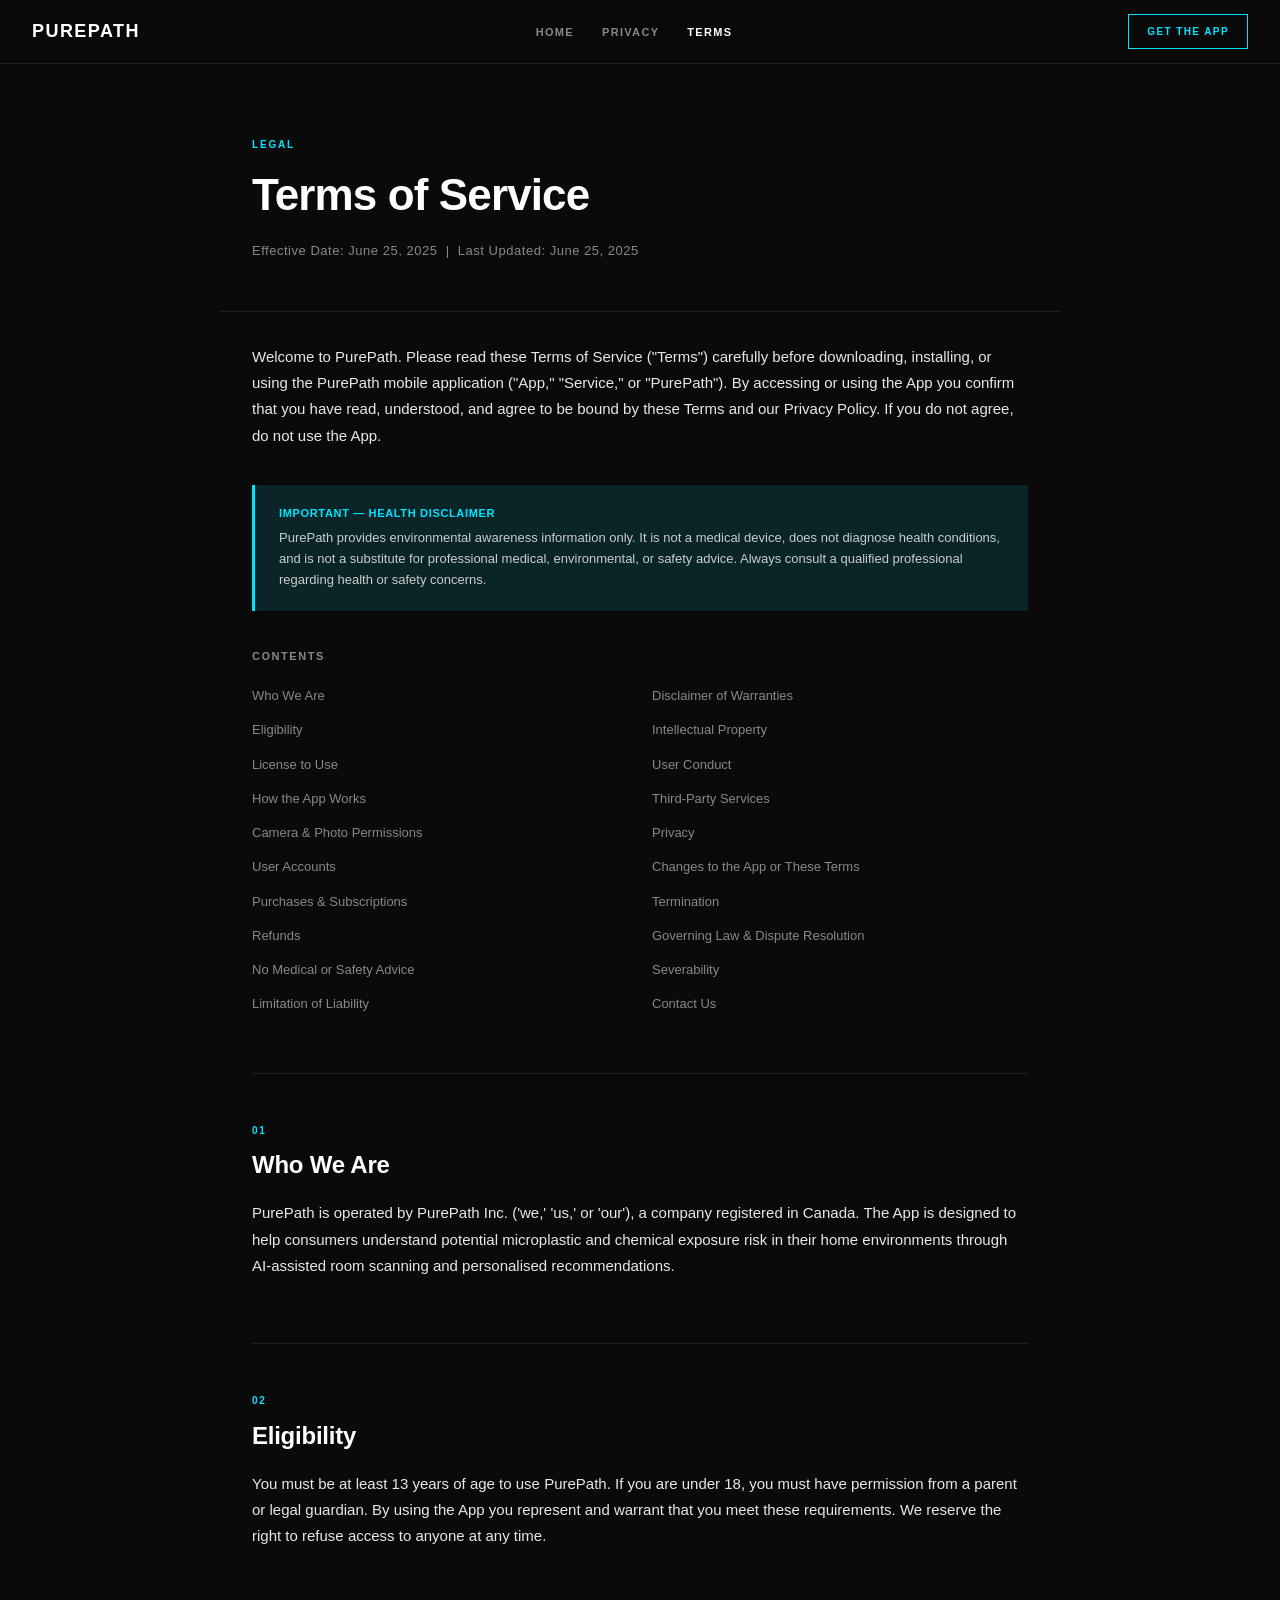
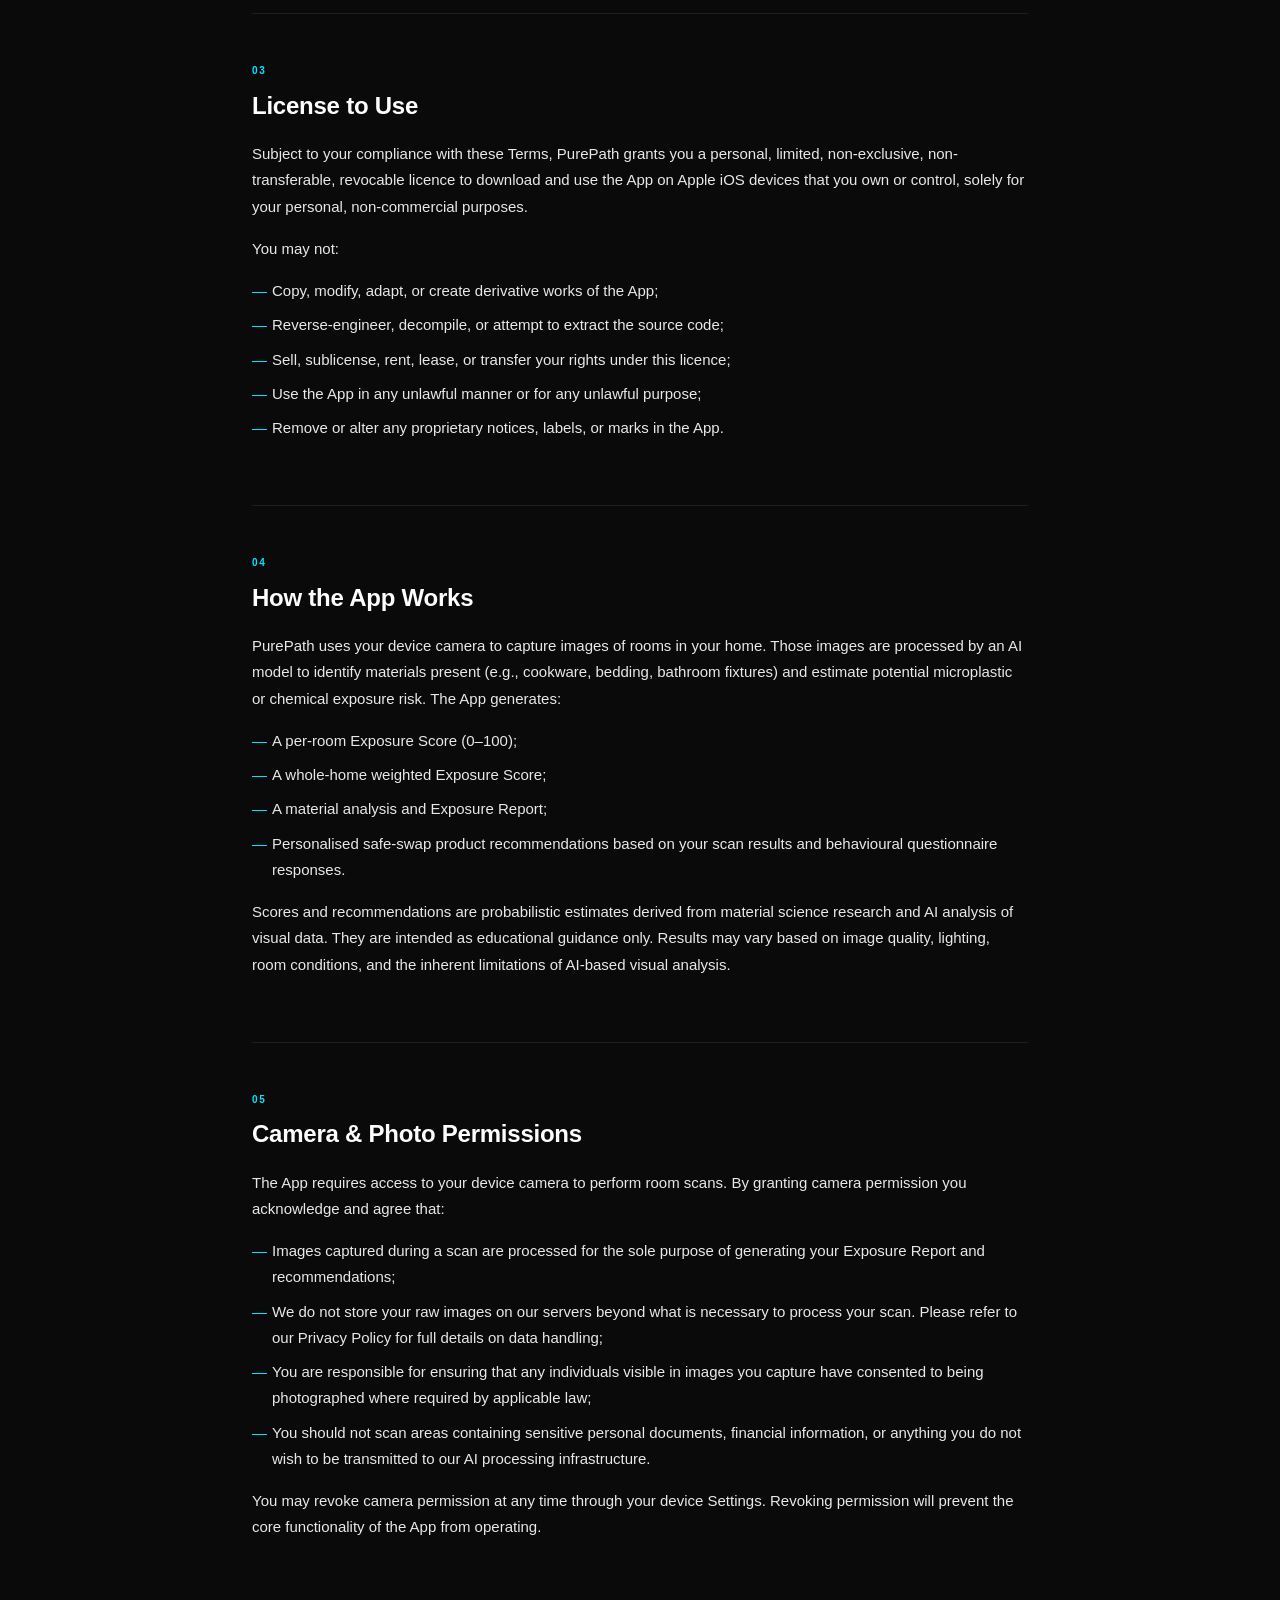
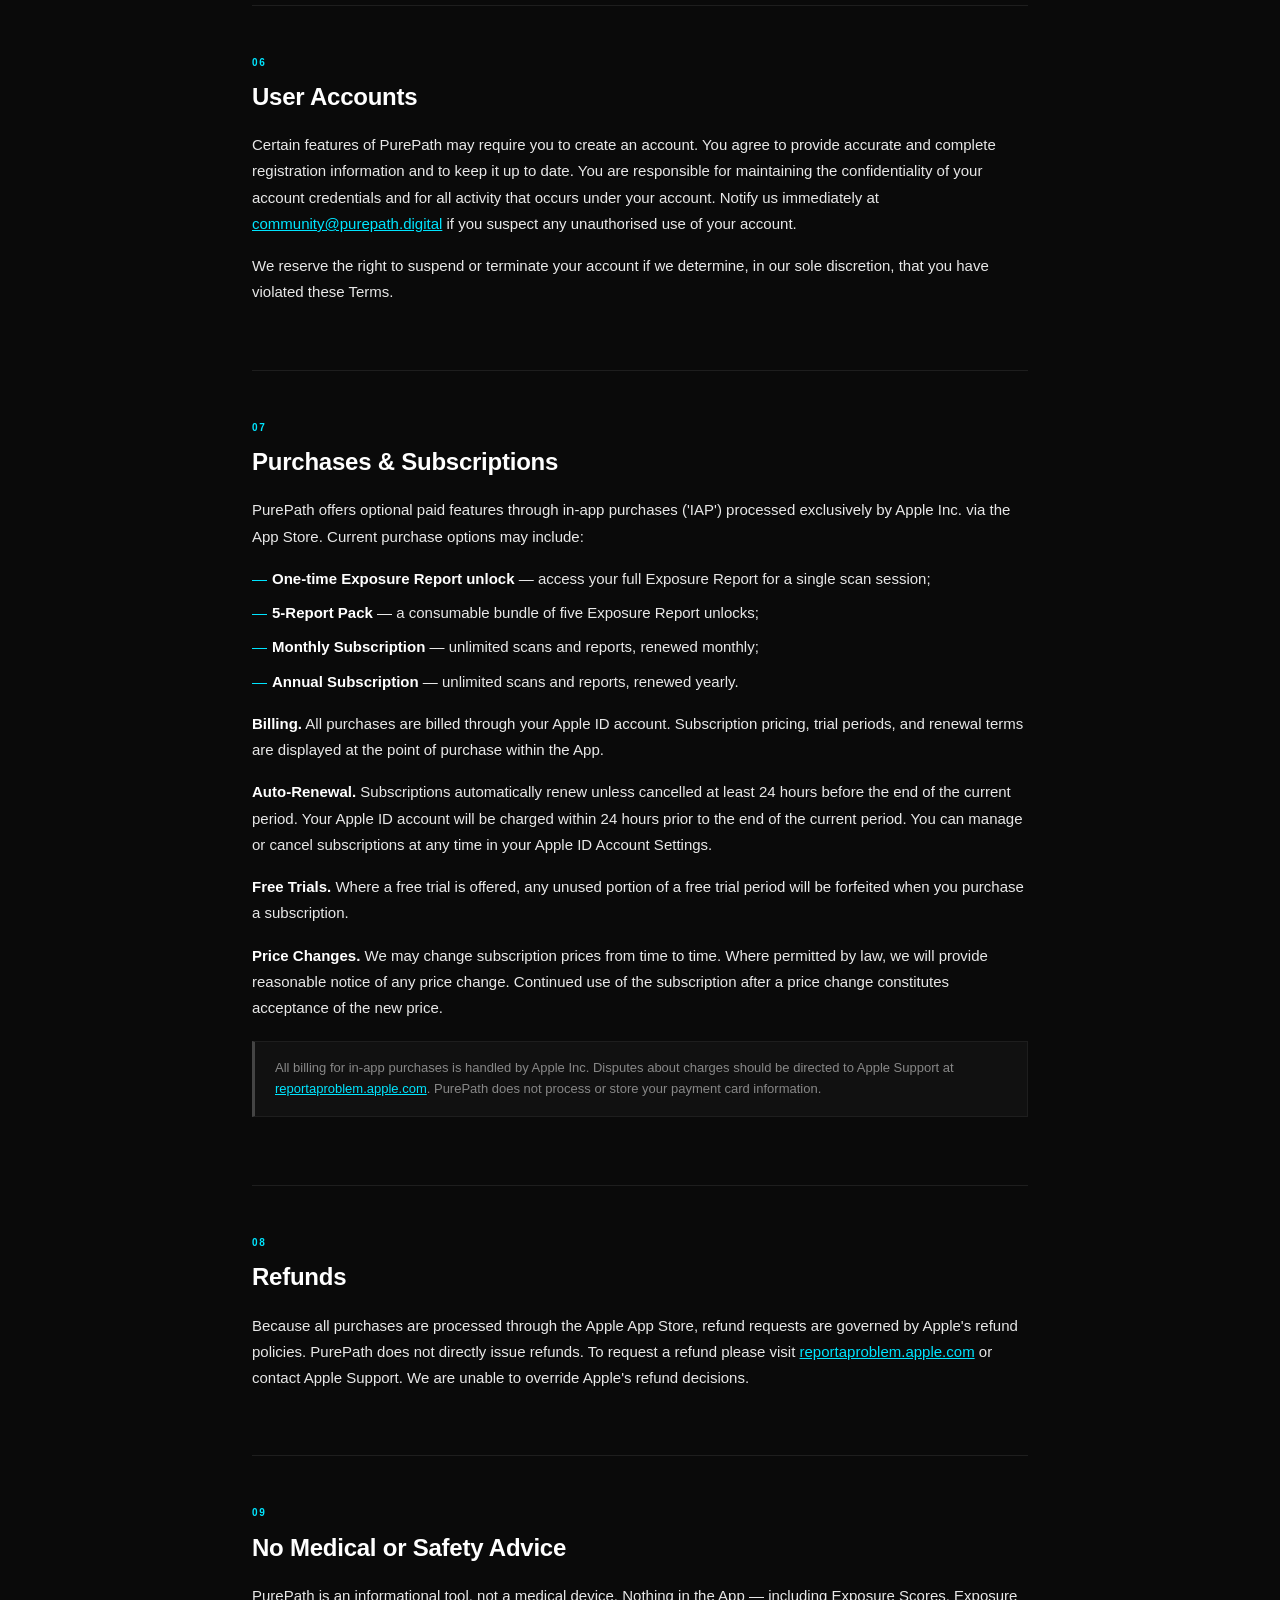
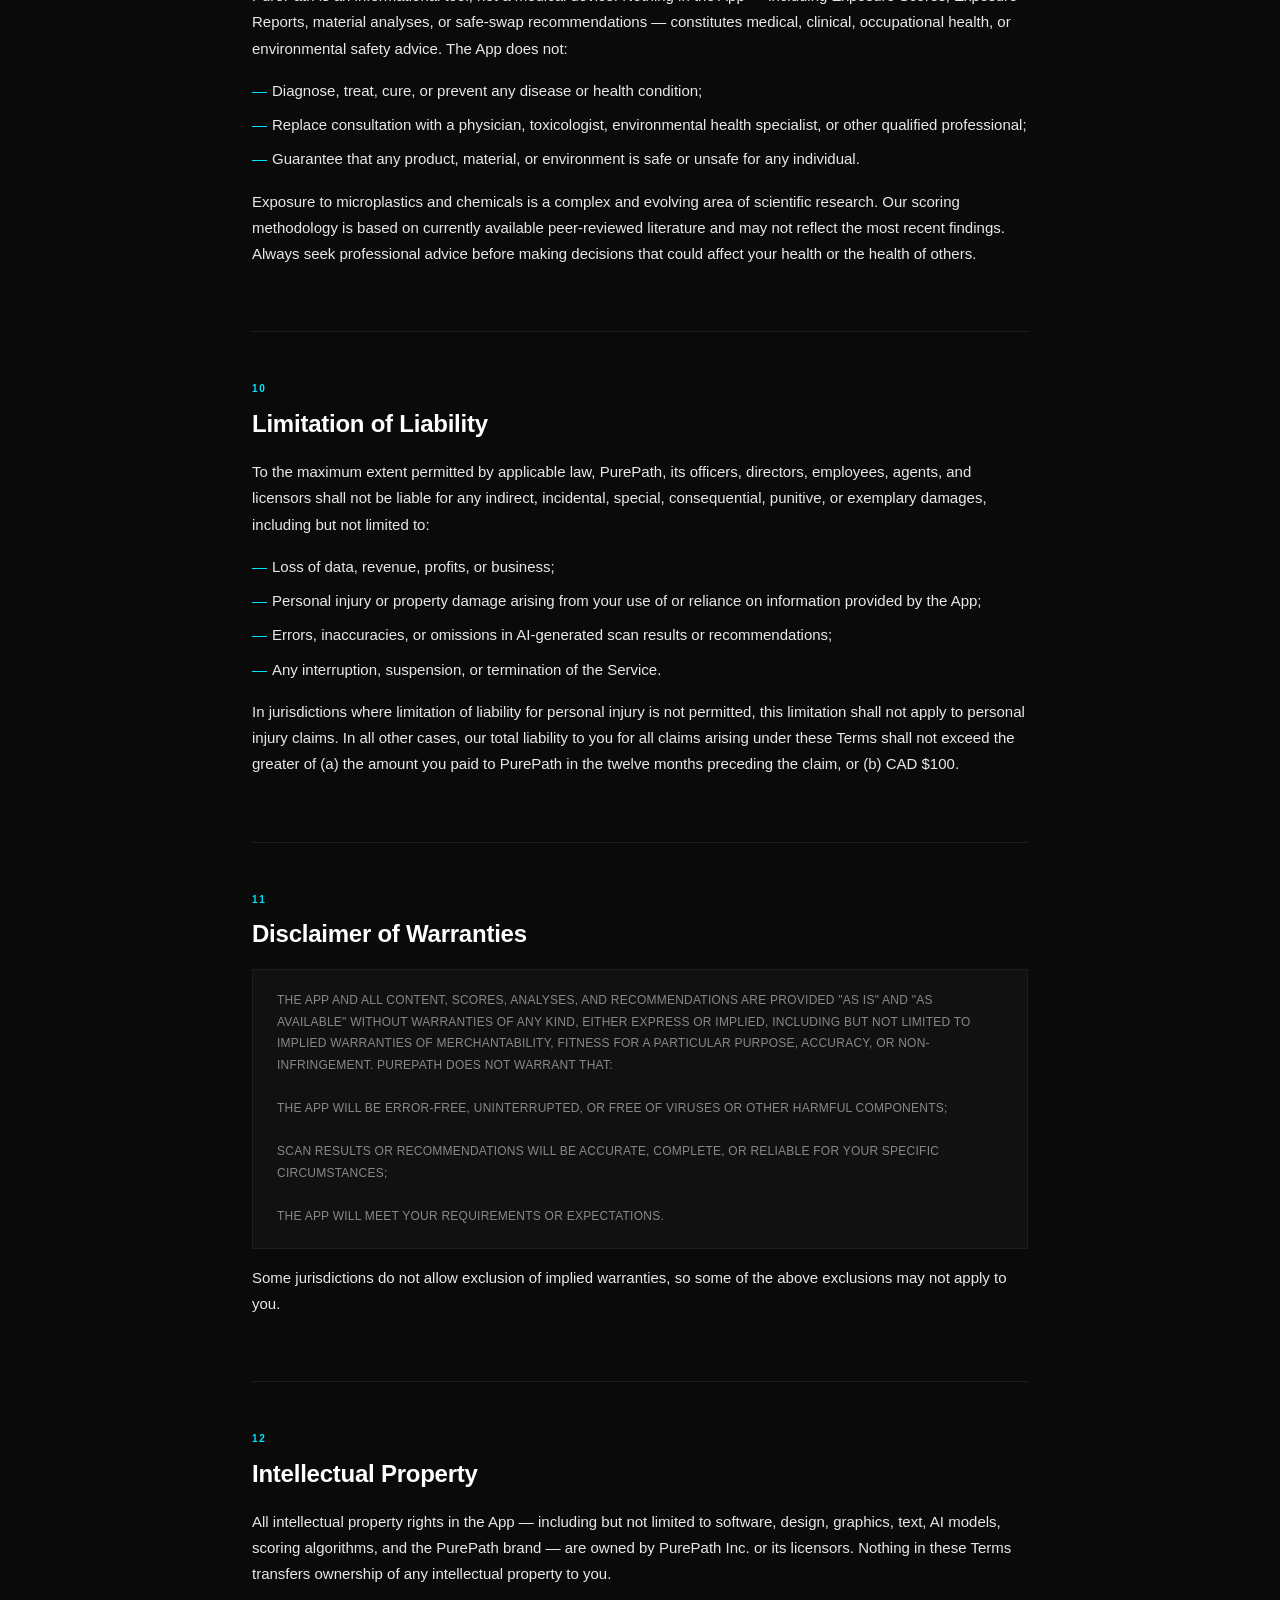
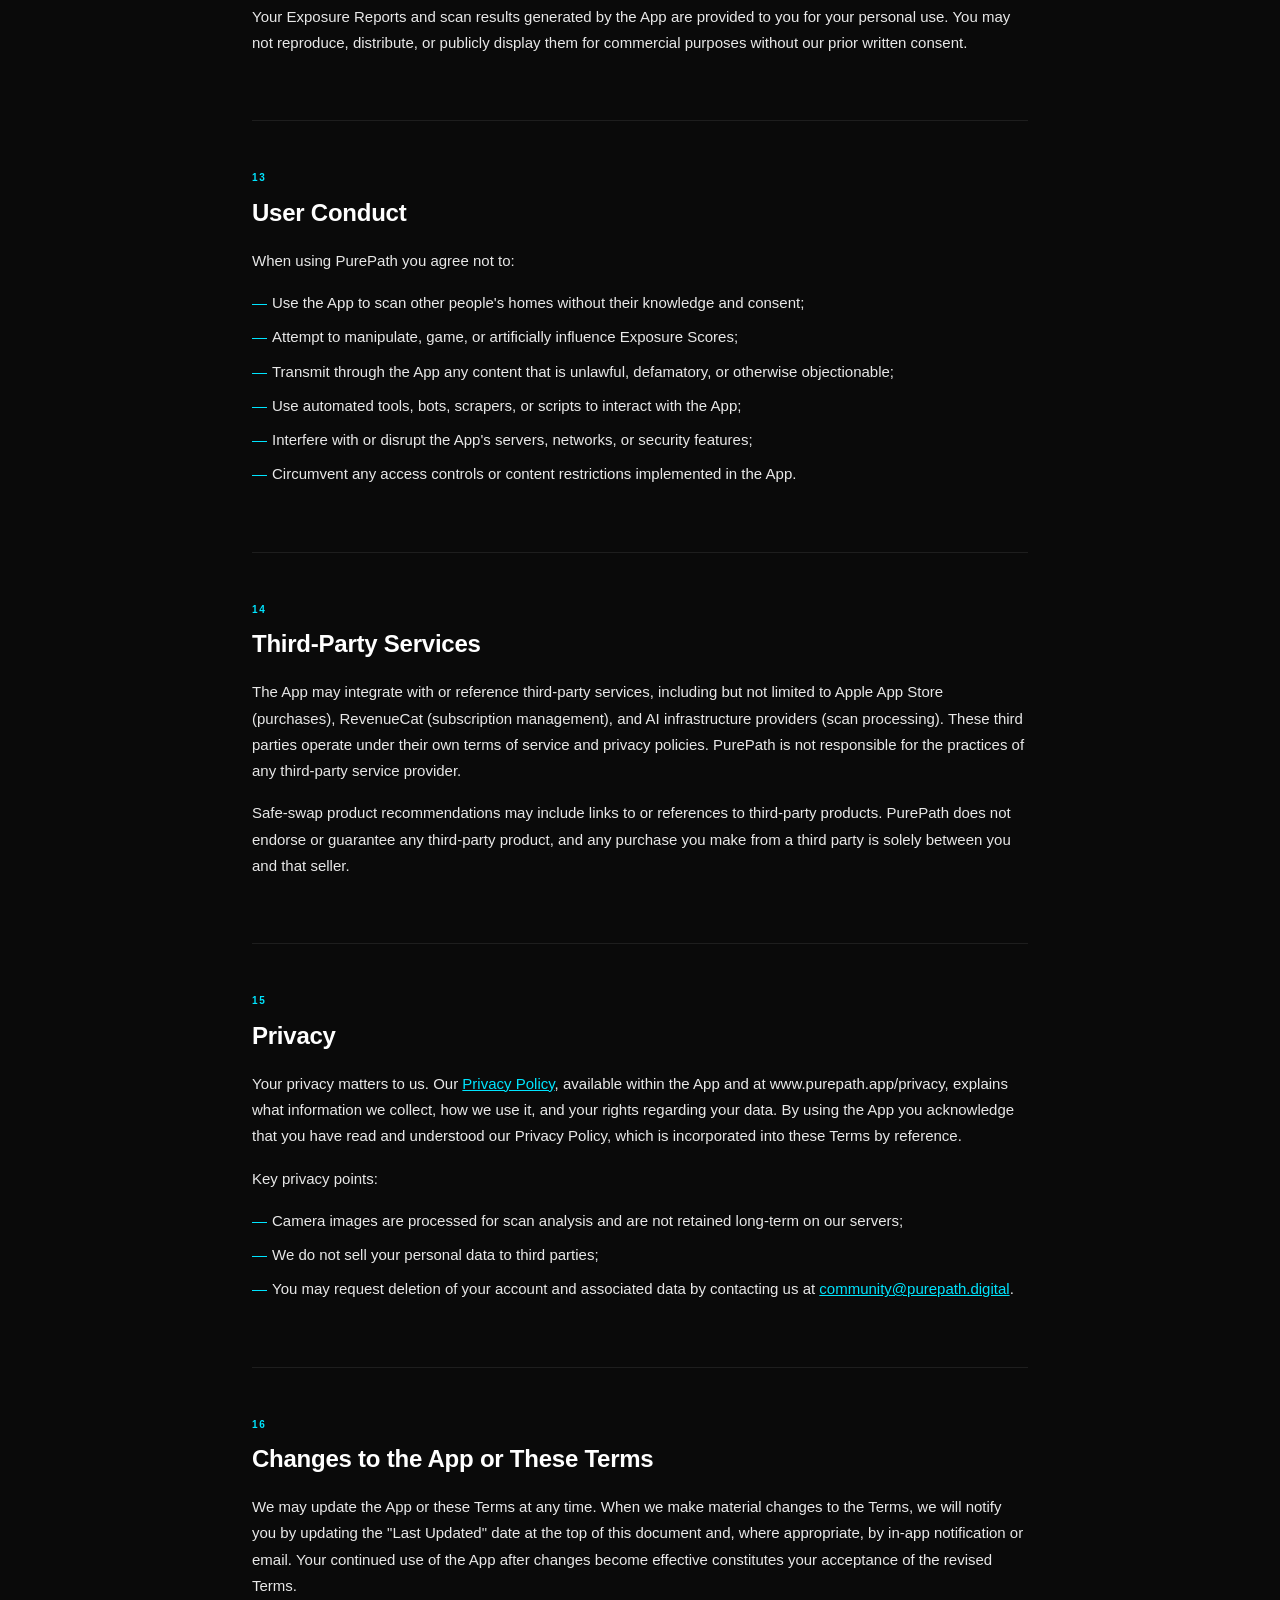
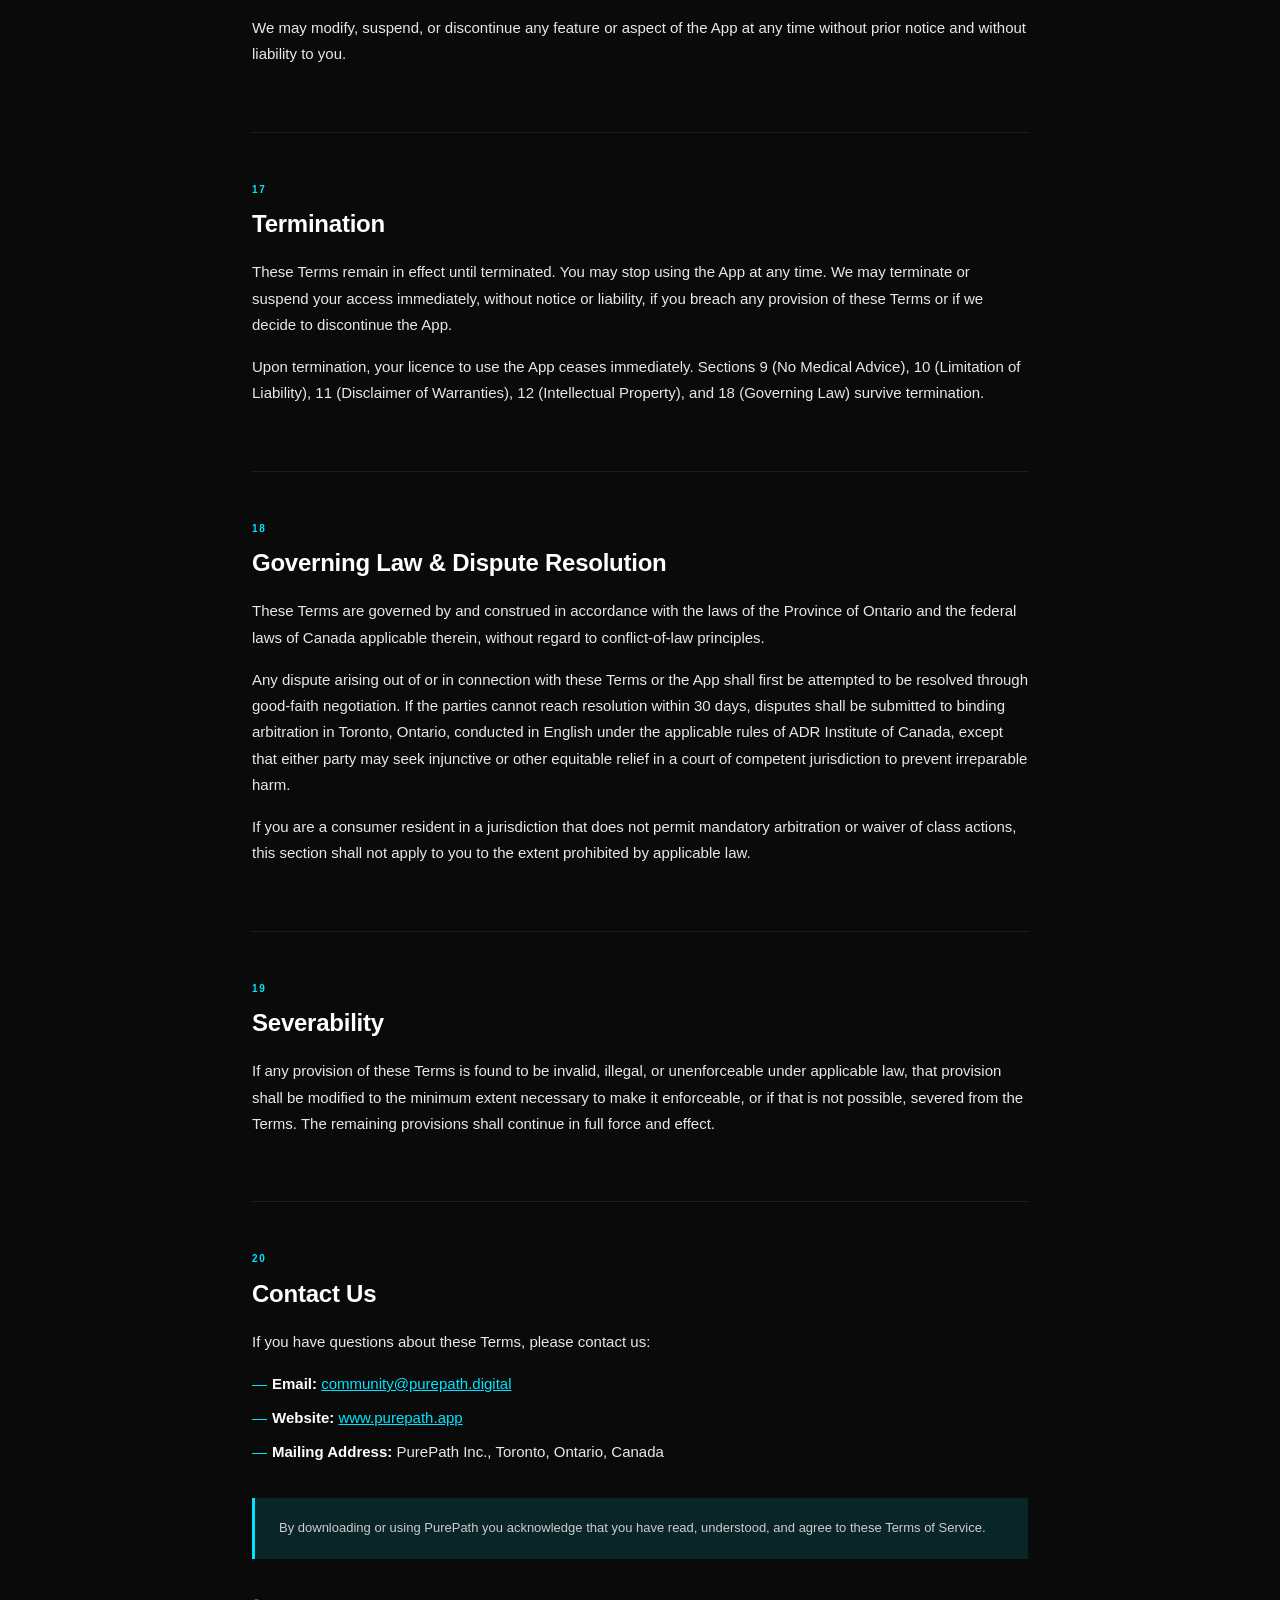
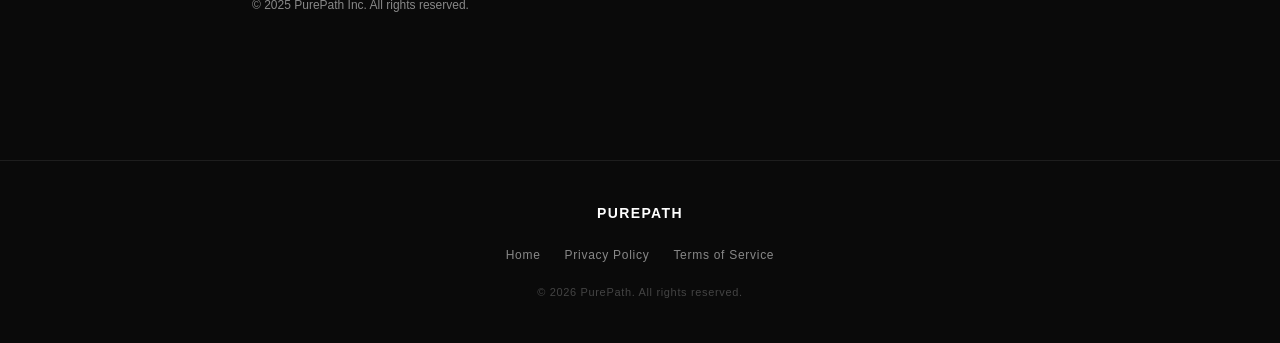
<file: terms-of-service.html>
<!DOCTYPE html>
<html lang="en">
<head>
  <meta charset="UTF-8" />
  <meta name="viewport" content="width=device-width, initial-scale=1.0" />
  <title>Terms of Service | PurePath</title>
  <link rel="canonical" href="https://www.purepath.digital/terms-of-service.html">
  <meta name="description" content="PurePath's Terms of Service: how the app works, camera permissions, subscriptions, refunds, and your rights. An educational wellness tool, not medical advice.">
  <meta property="og:type" content="website">
  <meta property="og:url" content="https://www.purepath.digital/terms-of-service.html">
  <meta property="og:title" content="Terms of Service | PurePath">
  <meta property="og:description" content="How PurePath works, camera permissions, subscriptions, refunds, and your rights. An educational wellness tool, not medical advice.">
  <meta property="og:image" content="https://www.purepath.digital/Favicon%20PP.png">
  <meta name="twitter:card" content="summary_large_image">
  <meta name="twitter:title" content="Terms of Service | PurePath">
  <meta name="twitter:description" content="How PurePath works, camera permissions, subscriptions, refunds, and your rights. An educational wellness tool, not medical advice.">
  <style>
    *, *::before, *::after { box-sizing: border-box; margin: 0; padding: 0; }

    :root {
      --bg:        #0a0a0a;
      --surface:   #111111;
      --border:    #1e1e1e;
      --cyan:      #00e5ff;
      --cyan-dim:  rgba(0, 229, 255, 0.12);
      --text:      #e8e8e8;
      --muted:     #888;
      --heading:   #ffffff;
      --nav-h:     64px;
    }

    html { scroll-behavior: smooth; }

    body {
      background: var(--bg);
      color: var(--text);
      font-family: 'Helvetica Neue', Arial, sans-serif;
      font-size: 15px;
      line-height: 1.75;
      -webkit-font-smoothing: antialiased;
    }

    /* ── NAV ──────────────────────────────────────────── */
    nav {
      position: sticky;
      top: 0;
      z-index: 100;
      height: var(--nav-h);
      background: rgba(10,10,10,0.92);
      backdrop-filter: blur(12px);
      border-bottom: 1px solid var(--border);
      display: flex;
      align-items: center;
      justify-content: space-between;
      padding: 0 32px;
    }

    .nav-logo {
      font-size: 18px;
      font-weight: 700;
      letter-spacing: 0.08em;
      color: var(--heading);
      text-decoration: none;
      text-transform: uppercase;
    }

    .nav-links {
      display: flex;
      align-items: center;
      gap: 28px;
      list-style: none;
    }

    .nav-links a {
      font-size: 11px;
      font-weight: 600;
      letter-spacing: 0.12em;
      text-transform: uppercase;
      color: var(--muted);
      text-decoration: none;
      transition: color 0.2s;
    }

    .nav-links a:hover,
    .nav-links a.active { color: var(--heading); }

    .nav-cta {
      font-size: 10px;
      font-weight: 700;
      letter-spacing: 0.14em;
      text-transform: uppercase;
      padding: 8px 18px;
      border: 1px solid var(--cyan);
      color: var(--cyan);
      text-decoration: none;
      transition: background 0.2s, color 0.2s;
    }

    .nav-cta:hover {
      background: var(--cyan);
      color: #000;
    }

    /* ── HERO ─────────────────────────────────────────── */
    .hero {
      padding: 72px 32px 48px;
      border-bottom: 1px solid var(--border);
      max-width: 840px;
      margin: 0 auto;
    }

    .hero-label {
      font-size: 10px;
      font-weight: 700;
      letter-spacing: 0.18em;
      text-transform: uppercase;
      color: var(--cyan);
      margin-bottom: 16px;
    }

    .hero h1 {
      font-size: clamp(28px, 5vw, 44px);
      font-weight: 700;
      letter-spacing: -0.02em;
      color: var(--heading);
      line-height: 1.15;
      margin-bottom: 20px;
    }

    .hero-meta {
      font-size: 13px;
      color: var(--muted);
      letter-spacing: 0.04em;
    }

    /* ── HEALTH DISCLAIMER ───────────────────────────── */
    .disclaimer {
      max-width: 840px;
      margin: 0 auto;
      padding: 0 32px;
    }

    .disclaimer-box {
      margin: 36px 0;
      padding: 20px 24px;
      border-left: 3px solid var(--cyan);
      background: var(--cyan-dim);
      font-size: 13px;
      color: #ccc;
      line-height: 1.6;
    }

    .disclaimer-box strong {
      color: var(--cyan);
      text-transform: uppercase;
      letter-spacing: 0.06em;
      font-size: 11px;
      display: block;
      margin-bottom: 6px;
    }

    /* ── CONTENTS ─────────────────────────────────────── */
    .toc {
      max-width: 840px;
      margin: 0 auto;
      padding: 0 32px 48px;
    }

    .toc h2 {
      font-size: 11px;
      font-weight: 700;
      letter-spacing: 0.14em;
      text-transform: uppercase;
      color: var(--muted);
      margin-bottom: 16px;
    }

    .toc ol {
      list-style: none;
      columns: 2;
      gap: 24px;
    }

    @media (max-width: 540px) { .toc ol { columns: 1; } }

    .toc li {
      margin-bottom: 8px;
    }

    .toc a {
      font-size: 13px;
      color: var(--muted);
      text-decoration: none;
      transition: color 0.2s;
    }

    .toc a:hover { color: var(--cyan); }

    /* ── MAIN CONTENT ─────────────────────────────────── */
    .content {
      max-width: 840px;
      margin: 0 auto;
      padding: 0 32px 80px;
    }

    .section {
      padding: 48px 0;
      border-top: 1px solid var(--border);
    }

    .section-label {
      font-size: 10px;
      font-weight: 700;
      letter-spacing: 0.18em;
      text-transform: uppercase;
      color: var(--cyan);
      margin-bottom: 10px;
    }

    .section h2 {
      font-size: clamp(18px, 3vw, 24px);
      font-weight: 700;
      color: var(--heading);
      letter-spacing: -0.01em;
      margin-bottom: 20px;
      line-height: 1.3;
    }

    .section p {
      margin-bottom: 16px;
      color: var(--text);
    }

    .section ul,
    .section ol {
      padding-left: 0;
      margin-bottom: 16px;
      list-style: none;
    }

    .section ul li,
    .section ol li {
      position: relative;
      padding-left: 20px;
      margin-bottom: 8px;
      color: var(--text);
    }

    .section ul li::before {
      content: '—';
      position: absolute;
      left: 0;
      color: var(--cyan);
    }

    .section ol {
      counter-reset: ol-counter;
    }

    .section ol li {
      counter-increment: ol-counter;
    }

    .section ol li::before {
      content: counter(ol-counter) '.';
      position: absolute;
      left: 0;
      color: var(--muted);
      font-size: 12px;
    }

    .section strong {
      color: var(--heading);
      font-weight: 600;
    }

    .section em {
      color: var(--muted);
      font-style: italic;
    }

    /* inline note block */
    .note {
      padding: 16px 20px;
      background: var(--surface);
      border: 1px solid var(--border);
      border-left: 3px solid #444;
      font-size: 13px;
      color: var(--muted);
      margin: 20px 0;
      line-height: 1.6;
    }

    /* CAPS disclaimer */
    .caps-block {
      font-size: 12px;
      color: var(--muted);
      line-height: 1.8;
      padding: 20px 24px;
      background: var(--surface);
      border: 1px solid var(--border);
      margin: 16px 0;
      letter-spacing: 0.02em;
    }

    /* ── FOOTER ───────────────────────────────────────── */
    footer {
      border-top: 1px solid var(--border);
      padding: 40px 32px;
      display: flex;
      flex-direction: column;
      align-items: center;
      gap: 16px;
      text-align: center;
    }

    .footer-logo {
      font-size: 14px;
      font-weight: 700;
      letter-spacing: 0.1em;
      text-transform: uppercase;
      color: var(--heading);
      text-decoration: none;
    }

    .footer-links {
      display: flex;
      gap: 24px;
      list-style: none;
    }

    .footer-links a {
      font-size: 12px;
      letter-spacing: 0.06em;
      color: var(--muted);
      text-decoration: none;
      transition: color 0.2s;
    }

    .footer-links a:hover { color: var(--heading); }

    .footer-copy {
      font-size: 11px;
      color: #444;
      letter-spacing: 0.06em;
    }

    @media (max-width: 600px) {
      nav { padding: 0 20px; }
      .hero, .disclaimer, .toc, .content { padding-left: 20px; padding-right: 20px; }
    }
  </style>
</head>
<body>

<!-- NAV -->
<nav>
  <a class="nav-logo" href="https://www.purepath.digital/">PurePath</a>
  <ul class="nav-links">
    <li><a href="https://www.purepath.digital/">HOME</a></li>
    <li><a href="https://www.purepath.digital/privacy-policy.html">PRIVACY</a></li>
    <li><a class="active" href="/terms-of-service.html">TERMS</a></li>
  </ul>
  <a class="nav-cta" href="https://www.purepath.digital/#download">GET THE APP</a>
</nav>

<!-- HERO -->
<div class="hero">
  <div class="hero-label">Legal</div>
  <h1>Terms of Service</h1>
  <p class="hero-meta">Effective Date: June 25, 2025&nbsp;&nbsp;|&nbsp;&nbsp;Last Updated: June 25, 2025</p>
</div>

<!-- INTRO + DISCLAIMER -->
<div class="disclaimer">
  <p style="margin-top:32px;">Welcome to PurePath. Please read these Terms of Service ("Terms") carefully before downloading, installing, or using the PurePath mobile application ("App," "Service," or "PurePath"). By accessing or using the App you confirm that you have read, understood, and agree to be bound by these Terms and our Privacy Policy. If you do not agree, do not use the App.</p>

  <div class="disclaimer-box">
    <strong>Important — Health Disclaimer</strong>
    PurePath provides environmental awareness information only. It is not a medical device, does not diagnose health conditions, and is not a substitute for professional medical, environmental, or safety advice. Always consult a qualified professional regarding health or safety concerns.
  </div>
</div>

<!-- TABLE OF CONTENTS -->
<div class="toc">
  <h2>Contents</h2>
  <ol>
    <li><a href="#s1">Who We Are</a></li>
    <li><a href="#s2">Eligibility</a></li>
    <li><a href="#s3">License to Use</a></li>
    <li><a href="#s4">How the App Works</a></li>
    <li><a href="#s5">Camera &amp; Photo Permissions</a></li>
    <li><a href="#s6">User Accounts</a></li>
    <li><a href="#s7">Purchases &amp; Subscriptions</a></li>
    <li><a href="#s8">Refunds</a></li>
    <li><a href="#s9">No Medical or Safety Advice</a></li>
    <li><a href="#s10">Limitation of Liability</a></li>
    <li><a href="#s11">Disclaimer of Warranties</a></li>
    <li><a href="#s12">Intellectual Property</a></li>
    <li><a href="#s13">User Conduct</a></li>
    <li><a href="#s14">Third-Party Services</a></li>
    <li><a href="#s15">Privacy</a></li>
    <li><a href="#s16">Changes to the App or These Terms</a></li>
    <li><a href="#s17">Termination</a></li>
    <li><a href="#s18">Governing Law &amp; Dispute Resolution</a></li>
    <li><a href="#s19">Severability</a></li>
    <li><a href="#s20">Contact Us</a></li>
  </ol>
</div>

<!-- SECTIONS -->
<div class="content">

  <div class="section" id="s1">
    <div class="section-label">01</div>
    <h2>Who We Are</h2>
    <p>PurePath is operated by PurePath Inc. ('we,' 'us,' or 'our'), a company registered in Canada. The App is designed to help consumers understand potential microplastic and chemical exposure risk in their home environments through AI-assisted room scanning and personalised recommendations.</p>
  </div>

  <div class="section" id="s2">
    <div class="section-label">02</div>
    <h2>Eligibility</h2>
    <p>You must be at least 13 years of age to use PurePath. If you are under 18, you must have permission from a parent or legal guardian. By using the App you represent and warrant that you meet these requirements. We reserve the right to refuse access to anyone at any time.</p>
  </div>

  <div class="section" id="s3">
    <div class="section-label">03</div>
    <h2>License to Use</h2>
    <p>Subject to your compliance with these Terms, PurePath grants you a personal, limited, non-exclusive, non-transferable, revocable licence to download and use the App on Apple iOS devices that you own or control, solely for your personal, non-commercial purposes.</p>
    <p>You may not:</p>
    <ul>
      <li>Copy, modify, adapt, or create derivative works of the App;</li>
      <li>Reverse-engineer, decompile, or attempt to extract the source code;</li>
      <li>Sell, sublicense, rent, lease, or transfer your rights under this licence;</li>
      <li>Use the App in any unlawful manner or for any unlawful purpose;</li>
      <li>Remove or alter any proprietary notices, labels, or marks in the App.</li>
    </ul>
  </div>

  <div class="section" id="s4">
    <div class="section-label">04</div>
    <h2>How the App Works</h2>
    <p>PurePath uses your device camera to capture images of rooms in your home. Those images are processed by an AI model to identify materials present (e.g., cookware, bedding, bathroom fixtures) and estimate potential microplastic or chemical exposure risk. The App generates:</p>
    <ul>
      <li>A per-room Exposure Score (0–100);</li>
      <li>A whole-home weighted Exposure Score;</li>
      <li>A material analysis and Exposure Report;</li>
      <li>Personalised safe-swap product recommendations based on your scan results and behavioural questionnaire responses.</li>
    </ul>
    <p>Scores and recommendations are probabilistic estimates derived from material science research and AI analysis of visual data. They are intended as educational guidance only. Results may vary based on image quality, lighting, room conditions, and the inherent limitations of AI-based visual analysis.</p>
  </div>

  <div class="section" id="s5">
    <div class="section-label">05</div>
    <h2>Camera &amp; Photo Permissions</h2>
    <p>The App requires access to your device camera to perform room scans. By granting camera permission you acknowledge and agree that:</p>
    <ul>
      <li>Images captured during a scan are processed for the sole purpose of generating your Exposure Report and recommendations;</li>
      <li>We do not store your raw images on our servers beyond what is necessary to process your scan. Please refer to our Privacy Policy for full details on data handling;</li>
      <li>You are responsible for ensuring that any individuals visible in images you capture have consented to being photographed where required by applicable law;</li>
      <li>You should not scan areas containing sensitive personal documents, financial information, or anything you do not wish to be transmitted to our AI processing infrastructure.</li>
    </ul>
    <p>You may revoke camera permission at any time through your device Settings. Revoking permission will prevent the core functionality of the App from operating.</p>
  </div>

  <div class="section" id="s6">
    <div class="section-label">06</div>
    <h2>User Accounts</h2>
    <p>Certain features of PurePath may require you to create an account. You agree to provide accurate and complete registration information and to keep it up to date. You are responsible for maintaining the confidentiality of your account credentials and for all activity that occurs under your account. Notify us immediately at <a href="mailto:community@purepath.digital" style="color:var(--cyan);">community@purepath.digital</a> if you suspect any unauthorised use of your account.</p>
    <p>We reserve the right to suspend or terminate your account if we determine, in our sole discretion, that you have violated these Terms.</p>
  </div>

  <div class="section" id="s7">
    <div class="section-label">07</div>
    <h2>Purchases &amp; Subscriptions</h2>
    <p>PurePath offers optional paid features through in-app purchases ('IAP') processed exclusively by Apple Inc. via the App Store. Current purchase options may include:</p>
    <ul>
      <li><strong>One-time Exposure Report unlock</strong> — access your full Exposure Report for a single scan session;</li>
      <li><strong>5-Report Pack</strong> — a consumable bundle of five Exposure Report unlocks;</li>
      <li><strong>Monthly Subscription</strong> — unlimited scans and reports, renewed monthly;</li>
      <li><strong>Annual Subscription</strong> — unlimited scans and reports, renewed yearly.</li>
    </ul>
    <p><strong>Billing.</strong> All purchases are billed through your Apple ID account. Subscription pricing, trial periods, and renewal terms are displayed at the point of purchase within the App.</p>
    <p><strong>Auto-Renewal.</strong> Subscriptions automatically renew unless cancelled at least 24 hours before the end of the current period. Your Apple ID account will be charged within 24 hours prior to the end of the current period. You can manage or cancel subscriptions at any time in your Apple ID Account Settings.</p>
    <p><strong>Free Trials.</strong> Where a free trial is offered, any unused portion of a free trial period will be forfeited when you purchase a subscription.</p>
    <p><strong>Price Changes.</strong> We may change subscription prices from time to time. Where permitted by law, we will provide reasonable notice of any price change. Continued use of the subscription after a price change constitutes acceptance of the new price.</p>
    <div class="note">All billing for in-app purchases is handled by Apple Inc. Disputes about charges should be directed to Apple Support at <a href="https://reportaproblem.apple.com" target="_blank" rel="noopener" style="color:var(--cyan);">reportaproblem.apple.com</a>. PurePath does not process or store your payment card information.</div>
  </div>

  <div class="section" id="s8">
    <div class="section-label">08</div>
    <h2>Refunds</h2>
    <p>Because all purchases are processed through the Apple App Store, refund requests are governed by Apple's refund policies. PurePath does not directly issue refunds. To request a refund please visit <a href="https://reportaproblem.apple.com" target="_blank" rel="noopener" style="color:var(--cyan);">reportaproblem.apple.com</a> or contact Apple Support. We are unable to override Apple's refund decisions.</p>
  </div>

  <div class="section" id="s9">
    <div class="section-label">09</div>
    <h2>No Medical or Safety Advice</h2>
    <p>PurePath is an informational tool, not a medical device. Nothing in the App — including Exposure Scores, Exposure Reports, material analyses, or safe-swap recommendations — constitutes medical, clinical, occupational health, or environmental safety advice. The App does not:</p>
    <ul>
      <li>Diagnose, treat, cure, or prevent any disease or health condition;</li>
      <li>Replace consultation with a physician, toxicologist, environmental health specialist, or other qualified professional;</li>
      <li>Guarantee that any product, material, or environment is safe or unsafe for any individual.</li>
    </ul>
    <p>Exposure to microplastics and chemicals is a complex and evolving area of scientific research. Our scoring methodology is based on currently available peer-reviewed literature and may not reflect the most recent findings. Always seek professional advice before making decisions that could affect your health or the health of others.</p>
  </div>

  <div class="section" id="s10">
    <div class="section-label">10</div>
    <h2>Limitation of Liability</h2>
    <p>To the maximum extent permitted by applicable law, PurePath, its officers, directors, employees, agents, and licensors shall not be liable for any indirect, incidental, special, consequential, punitive, or exemplary damages, including but not limited to:</p>
    <ul>
      <li>Loss of data, revenue, profits, or business;</li>
      <li>Personal injury or property damage arising from your use of or reliance on information provided by the App;</li>
      <li>Errors, inaccuracies, or omissions in AI-generated scan results or recommendations;</li>
      <li>Any interruption, suspension, or termination of the Service.</li>
    </ul>
    <p>In jurisdictions where limitation of liability for personal injury is not permitted, this limitation shall not apply to personal injury claims. In all other cases, our total liability to you for all claims arising under these Terms shall not exceed the greater of (a) the amount you paid to PurePath in the twelve months preceding the claim, or (b) CAD $100.</p>
  </div>

  <div class="section" id="s11">
    <div class="section-label">11</div>
    <h2>Disclaimer of Warranties</h2>
    <div class="caps-block">
      THE APP AND ALL CONTENT, SCORES, ANALYSES, AND RECOMMENDATIONS ARE PROVIDED "AS IS" AND "AS AVAILABLE" WITHOUT WARRANTIES OF ANY KIND, EITHER EXPRESS OR IMPLIED, INCLUDING BUT NOT LIMITED TO IMPLIED WARRANTIES OF MERCHANTABILITY, FITNESS FOR A PARTICULAR PURPOSE, ACCURACY, OR NON-INFRINGEMENT. PUREPATH DOES NOT WARRANT THAT:<br><br>
      THE APP WILL BE ERROR-FREE, UNINTERRUPTED, OR FREE OF VIRUSES OR OTHER HARMFUL COMPONENTS;<br><br>
      SCAN RESULTS OR RECOMMENDATIONS WILL BE ACCURATE, COMPLETE, OR RELIABLE FOR YOUR SPECIFIC CIRCUMSTANCES;<br><br>
      THE APP WILL MEET YOUR REQUIREMENTS OR EXPECTATIONS.
    </div>
    <p>Some jurisdictions do not allow exclusion of implied warranties, so some of the above exclusions may not apply to you.</p>
  </div>

  <div class="section" id="s12">
    <div class="section-label">12</div>
    <h2>Intellectual Property</h2>
    <p>All intellectual property rights in the App — including but not limited to software, design, graphics, text, AI models, scoring algorithms, and the PurePath brand — are owned by PurePath Inc. or its licensors. Nothing in these Terms transfers ownership of any intellectual property to you.</p>
    <p>Your Exposure Reports and scan results generated by the App are provided to you for your personal use. You may not reproduce, distribute, or publicly display them for commercial purposes without our prior written consent.</p>
  </div>

  <div class="section" id="s13">
    <div class="section-label">13</div>
    <h2>User Conduct</h2>
    <p>When using PurePath you agree not to:</p>
    <ul>
      <li>Use the App to scan other people's homes without their knowledge and consent;</li>
      <li>Attempt to manipulate, game, or artificially influence Exposure Scores;</li>
      <li>Transmit through the App any content that is unlawful, defamatory, or otherwise objectionable;</li>
      <li>Use automated tools, bots, scrapers, or scripts to interact with the App;</li>
      <li>Interfere with or disrupt the App's servers, networks, or security features;</li>
      <li>Circumvent any access controls or content restrictions implemented in the App.</li>
    </ul>
  </div>

  <div class="section" id="s14">
    <div class="section-label">14</div>
    <h2>Third-Party Services</h2>
    <p>The App may integrate with or reference third-party services, including but not limited to Apple App Store (purchases), RevenueCat (subscription management), and AI infrastructure providers (scan processing). These third parties operate under their own terms of service and privacy policies. PurePath is not responsible for the practices of any third-party service provider.</p>
    <p>Safe-swap product recommendations may include links to or references to third-party products. PurePath does not endorse or guarantee any third-party product, and any purchase you make from a third party is solely between you and that seller.</p>
  </div>

  <div class="section" id="s15">
    <div class="section-label">15</div>
    <h2>Privacy</h2>
    <p>Your privacy matters to us. Our <a href="https://www.purepath.digital/privacy-policy.html" style="color:var(--cyan);">Privacy Policy</a>, available within the App and at www.purepath.app/privacy, explains what information we collect, how we use it, and your rights regarding your data. By using the App you acknowledge that you have read and understood our Privacy Policy, which is incorporated into these Terms by reference.</p>
    <p>Key privacy points:</p>
    <ul>
      <li>Camera images are processed for scan analysis and are not retained long-term on our servers;</li>
      <li>We do not sell your personal data to third parties;</li>
      <li>You may request deletion of your account and associated data by contacting us at <a href="mailto:community@purepath.digital" style="color:var(--cyan);">community@purepath.digital</a>.</li>
    </ul>
  </div>

  <div class="section" id="s16">
    <div class="section-label">16</div>
    <h2>Changes to the App or These Terms</h2>
    <p>We may update the App or these Terms at any time. When we make material changes to the Terms, we will notify you by updating the "Last Updated" date at the top of this document and, where appropriate, by in-app notification or email. Your continued use of the App after changes become effective constitutes your acceptance of the revised Terms.</p>
    <p>We may modify, suspend, or discontinue any feature or aspect of the App at any time without prior notice and without liability to you.</p>
  </div>

  <div class="section" id="s17">
    <div class="section-label">17</div>
    <h2>Termination</h2>
    <p>These Terms remain in effect until terminated. You may stop using the App at any time. We may terminate or suspend your access immediately, without notice or liability, if you breach any provision of these Terms or if we decide to discontinue the App.</p>
    <p>Upon termination, your licence to use the App ceases immediately. Sections 9 (No Medical Advice), 10 (Limitation of Liability), 11 (Disclaimer of Warranties), 12 (Intellectual Property), and 18 (Governing Law) survive termination.</p>
  </div>

  <div class="section" id="s18">
    <div class="section-label">18</div>
    <h2>Governing Law &amp; Dispute Resolution</h2>
    <p>These Terms are governed by and construed in accordance with the laws of the Province of Ontario and the federal laws of Canada applicable therein, without regard to conflict-of-law principles.</p>
    <p>Any dispute arising out of or in connection with these Terms or the App shall first be attempted to be resolved through good-faith negotiation. If the parties cannot reach resolution within 30 days, disputes shall be submitted to binding arbitration in Toronto, Ontario, conducted in English under the applicable rules of ADR Institute of Canada, except that either party may seek injunctive or other equitable relief in a court of competent jurisdiction to prevent irreparable harm.</p>
    <p>If you are a consumer resident in a jurisdiction that does not permit mandatory arbitration or waiver of class actions, this section shall not apply to you to the extent prohibited by applicable law.</p>
  </div>

  <div class="section" id="s19">
    <div class="section-label">19</div>
    <h2>Severability</h2>
    <p>If any provision of these Terms is found to be invalid, illegal, or unenforceable under applicable law, that provision shall be modified to the minimum extent necessary to make it enforceable, or if that is not possible, severed from the Terms. The remaining provisions shall continue in full force and effect.</p>
  </div>

  <div class="section" id="s20">
    <div class="section-label">20</div>
    <h2>Contact Us</h2>
    <p>If you have questions about these Terms, please contact us:</p>
    <ul>
      <li><strong>Email:</strong> <a href="mailto:community@purepath.digital" style="color:var(--cyan);">community@purepath.digital</a></li>
      <li><strong>Website:</strong> <a href="https://www.purepath.app" style="color:var(--cyan);">www.purepath.app</a></li>
      <li><strong>Mailing Address:</strong> PurePath Inc., Toronto, Ontario, Canada</li>
    </ul>
    <div class="disclaimer-box" style="margin-top:32px;">
      By downloading or using PurePath you acknowledge that you have read, understood, and agree to these Terms of Service.
    </div>
    <p style="font-size:12px; color:var(--muted); margin-top:24px;">© 2025 PurePath Inc. All rights reserved.</p>
  </div>

</div>

<!-- FOOTER -->
<footer>
  <a class="footer-logo" href="https://www.purepath.digital/">PurePath</a>
  <ul class="footer-links">
    <li><a href="https://www.purepath.digital/">Home</a></li>
    <li><a href="https://www.purepath.digital/privacy-policy.html">Privacy Policy</a></li>
    <li><a href="/terms-of-service.html">Terms of Service</a></li>
  </ul>
  <p class="footer-copy">© 2026 PurePath. All rights reserved.</p>
</footer>

</body>
</html>
</file>
<file: preview.css>
:root{--bg:#010406;--panel:#07131c;--panel2:#091820;--cyan:#43ddff;--blue:#3b8dff;--text:#f7fbff;--muted:#98a3ad;--line:rgba(67,221,255,.36)}
*{box-sizing:border-box}html{scroll-behavior:smooth}body{margin:0;background:radial-gradient(circle at 76% 16%,rgba(0,148,255,.10),transparent 27%),radial-gradient(circle at 62% 70%,rgba(0,236,255,.045),transparent 26%),#000;color:var(--text);font-family:Inter,ui-sans-serif,system-ui,-apple-system,BlinkMacSystemFont,"Segoe UI",sans-serif;-webkit-font-smoothing:antialiased}a{color:inherit;text-decoration:none}button,input{font:inherit}.page-shell{width:min(1460px,100%);margin:auto;overflow:hidden}.site-header{height:88px;padding:0 58px;display:grid;grid-template-columns:1fr auto 1fr;align-items:center;position:relative;z-index:10}.brand{display:inline-flex;align-items:center;gap:10px;width:max-content}.brand-mark{width:31px;height:38px;display:block}.brand-mark svg{width:100%;height:100%;fill:none;stroke:var(--cyan);stroke-width:2.4;stroke-linejoin:round;stroke-linecap:round;filter:drop-shadow(0 0 8px rgba(67,221,255,.35))}.brand-mark .leaf{stroke:#7cf0da}.brand-name{font-size:26px;font-weight:760;letter-spacing:-.035em}.desktop-nav{display:flex;gap:42px;font-size:14px;color:#dce4e9}.desktop-nav a:hover,.desktop-nav .active{color:var(--cyan)}.header-cta{justify-self:end}.pill-button,.email-form button{border:0;background:linear-gradient(90deg,#4ce0ff,#4a9cff);color:#00131d;font-weight:800;border-radius:999px;padding:13px 24px;cursor:pointer;box-shadow:0 0 28px rgba(61,193,255,.18)}.section-grid{display:grid;grid-template-columns:1fr 1fr}.hero{min-height:770px;padding:38px 58px 34px;align-items:center}.hero-copy{max-width:585px;z-index:3}.eyebrow-pill{display:inline-flex;align-items:center;border:1px solid rgba(67,221,255,.68);border-radius:999px;padding:7px 15px;color:var(--cyan);font-size:11px;font-weight:800;letter-spacing:.18em}.hero h1{font-size:61px;line-height:0.95;letter-spacing:-.055em;margin:20px 0 24px;max-width:585px}.hero h1 span{background:linear-gradient(90deg,#3fddff,#3e9dff);-webkit-background-clip:text;background-clip:text;color:transparent}.hero-sub{font-size:19px;line-height:1.55;color:#b5bdc5;max-width:520px;margin:0 0 28px}.mini-flow{display:flex;align-items:flex-start;gap:0;margin:30px 0 28px}.mini-step{width:92px}.icon-box{width:54px;height:54px;border:1px solid rgba(67,221,255,.64);border-radius:11px;display:grid;place-items:center;background:rgba(2,17,25,.55);box-shadow:inset 0 0 16px rgba(44,188,255,.05)}.ui-icon{width:29px;height:29px;fill:none;stroke:var(--cyan);stroke-width:2.4;stroke-linecap:round;stroke-linejoin:round}.ui-icon.large{width:45px;height:45px}.mini-step strong{display:block;font-size:15px;margin-top:12px}.mini-step span{display:block;color:#a6afb7;font-size:12px;line-height:1.45;margin-top:4px}.mini-connector{width:75px;border-top:2px dotted rgba(67,221,255,.72);margin:27px 10px 0}.email-form{display:flex;align-items:center;width:100%;max-width:490px;height:53px;border:1px solid rgba(50,195,255,.6);border-radius:999px;overflow:hidden;background:rgba(1,12,18,.72)}.email-form input{flex:1;min-width:0;height:100%;background:transparent;border:0;outline:0;padding:0 19px;color:#fff}.email-form input::placeholder{color:#78848e}.email-form button{height:100%;min-width:172px}.form-note{font-size:11px;color:#7f8992;margin-top:12px}.hero-visual{min-height:690px;position:relative;display:grid;place-items:center}.particle-field{position:absolute;inset:18% -8% -8% 5%;background-image:radial-gradient(circle,rgba(57,217,255,.72) 0 1px,transparent 1.8px),radial-gradient(circle,rgba(31,143,255,.35) 0 1px,transparent 1.9px);background-size:44px 44px,71px 71px;opacity:.47;mask-image:radial-gradient(circle at 50% 55%,#000 25%,transparent 73%)}.phone{position:relative;background:#02080d;border:1px solid rgba(183,229,255,.72);border-radius:48px;padding:10px;box-shadow:0 0 0 2px rgba(22,78,103,.72),0 0 62px rgba(48,196,255,.25);overflow:hidden}.phone-hero{width:318px;height:650px;transform:translateY(-8px);z-index:3}.phone-notch{position:absolute;top:8px;left:50%;transform:translateX(-50%);width:94px;height:20px;border-radius:0 0 15px 15px;background:#020508;z-index:8}.screen{width:100%;height:100%;overflow:hidden;border-radius:39px;background:#000;position:relative}.screen img{width:100%;height:100%;object-fit:cover;object-position:top center;display:block}.screen-top>img:first-child{filter:saturate(.96) brightness(.92)}.screen-card-cover{position:absolute;z-index:2;left:7.5%;right:7.5%;top:31.9%;height:35.1%;border-radius:25px;background:radial-gradient(circle at 50% 45%,rgba(10,50,82,.28),rgba(3,15,28,.99) 62%);border:1px solid rgba(58,156,245,.5);box-shadow:inset 0 0 50px rgba(22,90,160,.18)}.house-overlay{position:absolute;z-index:3;left:14.5%;top:35.5%;width:71%;height:27%;object-fit:contain!important;object-position:center!important;filter:drop-shadow(0 0 14px rgba(39,206,255,.42))}.scan-rings{position:absolute;width:520px;height:115px;bottom:64px;z-index:1}.scan-rings span{position:absolute;left:50%;top:50%;transform:translate(-50%,-50%);border:1px solid rgba(33,185,255,.35);border-radius:50%}.scan-rings span:nth-child(1){width:520px;height:115px}.scan-rings span:nth-child(2){width:390px;height:82px}.scan-rings span:nth-child(3){width:250px;height:50px}.science-strip{margin:0 58px 48px;padding:22px 28px 29px;border:1px solid var(--line);border-radius:16px;background:linear-gradient(120deg,rgba(4,19,29,.94),rgba(2,12,18,.94));box-shadow:inset 0 0 48px rgba(32,130,190,.05)}.strip-title{text-align:center;color:var(--cyan);font-size:12px;font-weight:850;letter-spacing:.18em;margin-bottom:18px}.science-grid{display:grid;grid-template-columns:repeat(4,1fr)}.science-grid article{display:grid;grid-template-columns:55px 1fr;gap:13px;padding:0 22px;border-right:1px solid rgba(73,117,140,.3)}.science-grid article:last-child{border-right:0}.strip-icon{width:50px;height:50px;display:grid;place-items:center}.strip-icon .ui-icon{width:36px;height:36px}.science-grid h3{margin:1px 0 5px;font-size:15px}.science-grid p{margin:0;color:#aeb7be;line-height:1.45;font-size:12px}.how-section{padding:16px 70px 30px;text-align:center}.section-kicker{color:var(--cyan);font-size:11px;font-weight:850;letter-spacing:.2em}.section-kicker.left{text-align:left}.how-section>h2,.insight-copy>h2{margin:10px 0 24px;font-size:31px;letter-spacing:-.03em}.how-grid{display:grid;grid-template-columns:1fr 120px 1fr 120px 1fr;align-items:start;max-width:950px;margin:auto}.how-card{text-align:center}.how-circle{margin:auto;width:100px;height:100px;border-radius:50%;display:grid;place-items:center;border:1px solid rgba(67,221,255,.78);background:radial-gradient(circle,rgba(18,60,82,.5),rgba(2,8,12,.86) 66%);box-shadow:0 0 24px rgba(42,196,255,.2)}.step-num{width:25px;height:25px;border-radius:50%;display:grid;place-items:center;background:var(--cyan);color:#00141d;margin:-4px auto 12px;font-size:12px;font-weight:850;box-shadow:0 0 18px rgba(56,215,255,.35)}.how-card h3{font-size:16px;margin:0 0 8px}.how-card p{max-width:230px;margin:auto;color:#aab3bb;font-size:13px;line-height:1.55}.dotted-line{border-top:2px dotted rgba(67,221,255,.75);margin-top:50px}.insights-section{padding:28px 110px 30px;align-items:center;min-height:490px;position:relative}.insight-visual{position:relative;min-height:445px;display:grid;place-items:center}.phone-summary{width:245px;height:455px;border-radius:34px;padding:8px;z-index:2}.phone-summary .screen{border-radius:27px}.phone-summary img{object-position:top center}.insight-copy{position:relative;max-width:550px}.insight-copy>h2{font-size:34px;line-height:1.16;margin-bottom:22px}.feature-list{display:grid;gap:13px}.feature-list article{display:grid;grid-template-columns:38px 1fr;gap:12px;align-items:start}.feature-icon{width:34px;height:34px;border-radius:7px;display:grid;place-items:center;border:1px solid rgba(48,188,255,.5);background:rgba(6,28,42,.65)}.feature-icon .ui-icon{width:21px;height:21px}.feature-list h3{margin:0 0 2px;font-size:14px}.feature-list p{margin:0;color:#9fa9b1;font-size:12px;line-height:1.45}.molecule{position:absolute;width:260px;height:180px;opacity:.17;background-image:radial-gradient(circle,var(--cyan) 0 5px,transparent 5.5px);background-size:64px 64px;mask-image:radial-gradient(circle,#000,transparent 78%)}.molecule-left{left:-90px;bottom:0}.molecule-right{right:-120px;bottom:-60px}.launch-card{margin:12px 58px 25px;min-height:116px;border:1px solid rgba(42,186,238,.36);border-radius:15px;display:grid;grid-template-columns:90px 1fr 1.25fr;align-items:center;gap:20px;padding:20px 26px;background:linear-gradient(110deg,rgba(4,18,29,.95),rgba(3,13,20,.95))}.launch-icon{width:62px;height:62px;display:grid;place-items:center;border:2px solid var(--cyan);border-radius:14px;box-shadow:0 0 20px rgba(55,211,255,.25)}.launch-copy h2{margin:0 0 5px;font-size:23px;line-height:1.1}.launch-copy p{margin:0;color:#87939c;font-size:11px}.email-form-inline{max-width:none;justify-self:stretch}.site-footer{padding:0 58px 38px;display:grid;grid-template-columns:1.6fr .9fr .9fr .9fr;gap:35px;color:#9ca6ae;position:relative}.site-footer .brand-name{color:#fff;font-size:22px}.site-footer .brand-mark{width:26px;height:32px}.site-footer p{font-size:12px;line-height:1.55}.site-footer h4{color:#fff;font-size:11px;margin:10px 0 12px;letter-spacing:.08em}.site-footer>div:not(.copyright)>a{display:block;font-size:12px;margin:0 0 8px}.site-footer a:hover{color:var(--cyan)}.copyright{grid-column:1/-1;text-align:center;font-size:11px;padding-top:8px}.sr-only{position:absolute;width:1px;height:1px;overflow:hidden;clip:rect(0,0,0,0);white-space:nowrap}
@media(max-width:980px){.site-header{padding:0 24px;grid-template-columns:1fr auto}.desktop-nav{display:none}.hero{grid-template-columns:1fr;padding:35px 24px 20px}.hero-copy{max-width:680px;margin:auto}.hero-visual{min-height:690px}.science-strip{margin:0 24px 42px}.science-grid{grid-template-columns:1fr 1fr;gap:24px 0}.science-grid article:nth-child(2){border-right:0}.how-grid{grid-template-columns:1fr;gap:32px}.dotted-line{display:none}.insights-section{grid-template-columns:1fr;padding:15px 24px 35px}.insight-copy{margin:12px auto 0}.launch-card{margin:12px 24px 25px;grid-template-columns:70px 1fr}.email-form-inline{grid-column:1/-1}.site-footer{padding:0 24px 32px;grid-template-columns:1fr 1fr}}
@media(max-width:620px){.site-header{height:72px}.brand-name{font-size:22px}.header-cta{font-size:12px;padding:10px 15px}.hero{padding-top:24px}.hero h1{font-size:48px}.hero-sub{font-size:16px}.mini-flow{justify-content:space-between}.mini-connector{width:28px;margin-left:0;margin-right:0}.phone-hero{width:285px;height:584px}.science-grid{grid-template-columns:1fr}.science-grid article{border-right:0;border-bottom:1px solid rgba(73,117,140,.28);padding:14px 6px}.science-grid article:last-child{border-bottom:0}.science-strip{padding-left:18px;padding-right:18px}.how-section{padding-left:24px;padding-right:24px}.insight-copy>h2{font-size:30px}.launch-card{grid-template-columns:52px 1fr;padding:18px}.launch-icon{width:50px;height:50px}.launch-copy h2{font-size:19px}.email-form{height:auto;flex-direction:column;border-radius:18px;padding:8px;gap:8px}.email-form input{width:100%;min-height:44px}.email-form button{width:100%;min-height:46px}.site-footer{grid-template-columns:1fr}.copyright{text-align:left}}

/* App Store / health-claim clarification */
.score-disclaimer{
  margin-top:22px;
  max-width:720px;
  color:#6f8290;
  font-size:12px;
  line-height:1.55;
}


/* ===== FINAL HERO PHONE FIX — image is clipped INSIDE the app scan square ===== */
.screen-top{position:relative;overflow:hidden;background:#000}
.screen-top .app-screen-image{position:absolute;inset:0;width:100%;height:100%;object-fit:cover;object-position:top center;display:block;filter:saturate(.96) brightness(.92);z-index:1}
.screen-card-cover,.house-overlay{display:none!important}
.scanner-window{
  position:absolute;
  z-index:4;
  left:7.1%;
  right:7.1%;
  top:35.0%;
  height:27.7%;
  overflow:hidden;
  border-radius:18px;
  background:radial-gradient(circle at 50% 45%,rgba(10,52,86,.36) 0%,rgba(3,16,29,.98) 68%);
  display:flex;
  align-items:center;
  justify-content:center;
}
.scanner-window::after{
  content:"";
  position:absolute;
  inset:0;
  pointer-events:none;
  box-shadow:inset 0 0 34px rgba(10,76,130,.22);
  border-radius:inherit;
}
.scanner-window img{
  position:relative;
  z-index:1;
  width:91%;
  height:91%;
  object-fit:contain!important;
  object-position:center!important;
  filter:drop-shadow(0 0 12px rgba(37,203,255,.35));
}

/* ===== SCIENCE BANNER — matches the compact 4-column mockup ===== */
.science-strip{
  margin:0 58px 48px;
  padding:22px 30px 26px;
  border:1px solid rgba(44,190,238,.43);
  border-radius:16px;
  background:linear-gradient(112deg,rgba(3,20,31,.98),rgba(2,13,20,.98));
  box-shadow:inset 0 0 48px rgba(32,130,190,.055);
}
.strip-title{
  text-align:center;
  color:var(--cyan);
  font-size:12px;
  line-height:1;
  font-weight:850;
  letter-spacing:.20em;
  margin:0 0 22px;
}
.science-grid{
  display:grid;
  grid-template-columns:repeat(4,minmax(0,1fr));
  align-items:stretch;
}
.science-grid article{
  display:grid;
  grid-template-columns:48px minmax(0,1fr);
  align-items:start;
  gap:17px;
  min-width:0;
  padding:0 24px;
  border-right:1px solid rgba(73,117,140,.36);
}
.science-grid article:first-child{padding-left:8px}
.science-grid article:last-child{padding-right:8px;border-right:0}
.strip-icon{width:48px;height:48px;display:grid;place-items:center}
.strip-icon .ui-icon{width:37px;height:37px}
.science-grid h3{margin:1px 0 7px;font-size:15px;line-height:1.12;font-weight:800}
.science-grid p{margin:0;color:#aeb7be;line-height:1.48;font-size:12px;max-width:190px}

/* disclaimer centered beneath BOTH insights columns, like the approved mockup */
.insights-section{row-gap:8px}
.score-disclaimer{
  grid-column:1/-1;
  width:100%;
  max-width:780px;
  justify-self:center;
  text-align:center;
  margin:0 auto;
  padding-top:0;
  color:#687984;
  font-size:10px;
  line-height:1.45;
}

@media (min-width:1200px){
  .science-grid article{padding-left:30px;padding-right:30px}
  .science-grid article:first-child{padding-left:18px}
  .science-grid article:last-child{padding-right:18px}
  .science-grid p{max-width:225px;font-size:12.5px}
}

@media(max-width:980px){
  .science-grid{grid-template-columns:1fr 1fr;row-gap:22px}
  .science-grid article{padding:0 20px}
  .science-grid article:nth-child(2){border-right:0}
  .science-grid article:nth-child(3),.science-grid article:nth-child(4){padding-top:4px}
  .science-grid p{max-width:none}
}
@media(max-width:620px){
  .scanner-window{left:7.2%;right:7.2%;top:35%;height:27.7%;border-radius:16px}
  .scanner-window img{width:90%;height:90%}
  .science-grid{grid-template-columns:1fr;row-gap:0}
  .science-grid article{grid-template-columns:46px minmax(0,1fr);padding:15px 4px;border-right:0;border-bottom:1px solid rgba(73,117,140,.28)}
  .science-grid article:first-child{padding-left:4px}
  .science-grid article:last-child{padding-right:4px;border-bottom:0}
  .score-disclaimer{text-align:left;font-size:9.5px}
}


/* =========================================================
   ONLY CHANGE IN THIS VERSION:
   Compact science banner to match approved reference image.
   ========================================================= */
@media (min-width:981px){
  .science-strip{
    margin:0 58px 42px;
    padding:14px 28px 16px;
    border-radius:14px;
  }

  .strip-title{
    font-size:10px;
    line-height:1;
    letter-spacing:.19em;
    margin:0 0 13px;
  }

  .science-grid{
    grid-template-columns:repeat(4,minmax(0,1fr));
    align-items:stretch;
  }

  .science-grid article{
    grid-template-columns:42px minmax(0,1fr);
    gap:12px;
    padding:0 24px;
    align-items:start;
  }

  .science-grid article:first-child{
    padding-left:12px;
  }

  .science-grid article:last-child{
    padding-right:12px;
  }

  .strip-icon{
    width:42px;
    height:42px;
  }

  .strip-icon .ui-icon{
    width:32px;
    height:32px;
  }

  .science-grid h3{
    margin:0 0 5px;
    font-size:13px;
    line-height:1.15;
    font-weight:800;
  }

  .science-grid p{
    margin:0;
    max-width:225px;
    font-size:10.5px;
    line-height:1.38;
  }
}


/* =========================================================
   ABOUT PUREPATH — added section only
   ========================================================= */
.about-section{
  padding:18px 58px 56px;
  align-items:center;
  gap:64px;
  position:relative;
}
.about-copy{
  max-width:565px;
}
.about-copy>h2{
  margin:8px 0 18px;
  font-size:42px;
  line-height:1.04;
  letter-spacing:-.035em;
}
.about-copy>h2 span{
  color:var(--cyan);
}
.about-lead{
  margin:0 0 25px;
  max-width:555px;
  color:#abb5bc;
  font-size:15px;
  line-height:1.65;
}
.about-points{
  display:grid;
  gap:17px;
}
.about-points article{
  display:grid;
  grid-template-columns:42px minmax(0,1fr);
  gap:13px;
  align-items:start;
}
.about-point-icon{
  width:38px;
  height:38px;
  border-radius:9px;
  display:grid;
  place-items:center;
  border:1px solid rgba(47,205,255,.55);
  background:linear-gradient(145deg,rgba(3,32,48,.92),rgba(2,12,19,.95));
  box-shadow:0 0 18px rgba(31,195,255,.10);
}
.about-point-icon .ui-icon{
  width:23px;
  height:23px;
}
.about-points h3{
  margin:0 0 4px;
  font-size:15px;
  line-height:1.25;
}
.about-points p{
  margin:0;
  color:#9ba7af;
  font-size:12.5px;
  line-height:1.55;
}
.about-visual{
  min-width:0;
}
.about-image-card{
  position:relative;
  overflow:hidden;
  min-height:390px;
  border:1px solid rgba(49,195,245,.38);
  border-radius:15px;
  background:#06131d;
  box-shadow:0 20px 70px rgba(0,0,0,.34), inset 0 0 42px rgba(31,181,236,.035);
}
.about-image-card>img{
  position:absolute;
  inset:0;
  width:100%;
  height:100%;
  object-fit:cover;
  object-position:center;
  display:block;
  filter:saturate(.76) contrast(1.02) brightness(.72);
}
.about-image-card::after{
  content:"";
  position:absolute;
  inset:0;
  pointer-events:none;
  background:
    linear-gradient(90deg,rgba(0,10,16,.10),rgba(0,15,24,.02) 48%,rgba(0,16,24,.20)),
    linear-gradient(0deg,rgba(0,7,11,.50),transparent 45%);
}
.about-scan-grid{
  position:absolute;
  inset:0;
  z-index:2;
  opacity:.13;
  background-image:
    linear-gradient(rgba(54,212,255,.28) 1px,transparent 1px),
    linear-gradient(90deg,rgba(54,212,255,.28) 1px,transparent 1px);
  background-size:54px 54px;
  mask-image:linear-gradient(to bottom,transparent 0,#000 18%,#000 82%,transparent 100%);
}
.about-tag{
  position:absolute;
  z-index:4;
  display:flex;
  align-items:center;
  gap:7px;
  padding:7px 10px;
  border:1px solid rgba(48,216,255,.46);
  border-radius:7px;
  background:rgba(1,13,20,.82);
  backdrop-filter:blur(7px);
  color:#67defb;
  font-size:9px;
  font-weight:800;
  letter-spacing:.12em;
}
.about-tag span{
  width:6px;
  height:6px;
  border-radius:50%;
  background:var(--cyan);
  box-shadow:0 0 10px rgba(54,216,255,.9);
}
.about-tag-one{left:18px;top:18px}
.about-tag-two{right:18px;top:56px}
.about-scan-target{
  position:absolute;
  z-index:3;
  width:76px;
  height:76px;
  border:1px solid rgba(64,219,255,.60);
  border-radius:50%;
  box-shadow:0 0 0 12px rgba(49,205,255,.06),0 0 24px rgba(49,205,255,.14);
}
.about-scan-target::before,
.about-scan-target::after{
  content:"";
  position:absolute;
  background:rgba(68,224,255,.72);
}
.about-scan-target::before{left:50%;top:-13px;width:1px;height:102px}
.about-scan-target::after{top:50%;left:-13px;height:1px;width:102px}
.target-one{left:26%;top:38%}
.target-two{right:17%;bottom:23%;width:58px;height:58px}
.about-image-caption{
  position:absolute;
  z-index:4;
  left:18px;
  bottom:16px;
  color:#71e5ff;
  font-size:9px;
  font-weight:800;
  letter-spacing:.15em;
}
.about-note{
  margin-top:10px;
  display:grid;
  grid-template-columns:28px 1fr;
  align-items:start;
  gap:10px;
  padding:12px 14px;
  border:1px solid rgba(45,177,224,.25);
  border-radius:10px;
  background:rgba(4,19,29,.72);
}
.about-note-icon{
  width:23px;
  height:23px;
  border:1px solid rgba(53,215,255,.76);
  border-radius:50%;
  display:grid;
  place-items:center;
  color:var(--cyan);
  font-size:12px;
  font-weight:850;
}
.about-note p{
  margin:0;
  color:#85949e;
  font-size:10.5px;
  line-height:1.5;
}

@media(max-width:980px){
  .about-section{
    grid-template-columns:1fr;
    padding:10px 24px 50px;
    gap:30px;
  }
  .about-copy{
    max-width:720px;
    margin:auto;
  }
  .about-visual{
    width:100%;
    max-width:720px;
    margin:auto;
  }
  .about-image-card{min-height:430px}
}
@media(max-width:620px){
  .about-section{padding-top:2px;padding-bottom:42px}
  .about-copy>h2{font-size:34px}
  .about-lead{font-size:14px}
  .about-image-card{min-height:300px}
  .about-tag{font-size:7.5px;padding:6px 8px}
  .about-tag-two{top:50px}
  .about-scan-target{transform:scale(.78)}
  .about-note p{font-size:9.5px}
}
/* Insights phone — brighter frame + glow to match hero phone */
.phone-summary{
  border:1.5px solid rgba(183,229,255,.85);
  box-shadow:0 0 0 2px rgba(22,78,103,.85),0 0 55px rgba(48,196,255,.32);
}

/* Insights phone — glowing rings behind, matching hero */
.insight-visual::before,
.insight-visual::after{
  content:"";
  position:absolute;
  left:50%;
  top:50%;
  transform:translate(-50%,-50%);
  border:1px solid rgba(33,185,255,.30);
  border-radius:50%;
  z-index:0;
  pointer-events:none;
}
.insight-visual::before{width:520px;height:130px}
.insight-visual::after{width:380px;height:92px}
.phone-summary{z-index:2}

.app-store-cta{display:inline-flex;align-items:center;justify-content:center;gap:10px;font-size:16px;padding:16px 30px;margin-top:4px}.app-store-cta svg{flex:none}.launch-app-cta{justify-self:end}@media(max-width:980px){.launch-app-cta{grid-column:1/-1;justify-self:stretch}}@media(max-width:620px){.app-store-cta{width:100%}}
</file>
<file: styles.css>
/* ───────────── Base ───────────── */
*, *::before, *::after { box-sizing: border-box; margin: 0; padding: 0; }

:root {
  --bg-0:        #020a13;
  --bg-1:        #051420;
  --bg-card:     #061a26;
  --border:      #0d3a52;
  --border-soft: #08293a;
  --cyan:        #22d3ee;
  --cyan-bright: #4ee9ff;
  --cyan-dark:   #0b6d83;
  --cyan-glow:   rgba(34, 211, 238, .25);
  --pink:        #ff4d8d;
  --pink-soft:   #ff6ea3;
  --pink-glow:   rgba(255, 77, 141, .25);
  --orange:      #ff8a4c;
  --text:        #d7e6ec;
  --text-dim:    #6e8898;
  --text-faint:  #44606e;
  --white:       #ffffff;
}

html { scroll-behavior: smooth; }
html, body { overflow-x: clip; }
body {
  background-color: var(--bg-0);
  color: var(--text);
  font-family: 'Inter', system-ui, sans-serif;
  font-weight: 400;
  line-height: 1.55;
  -webkit-font-smoothing: antialiased;
}

a { color: inherit; text-decoration: none; }
img { max-width: 100%; display: block; }

/* ───────────── Urgency Bar ───────────── */
.urgency-bar {
  display: flex;
  align-items: center;
  justify-content: center;
  gap: .75rem;
  padding: .6rem 1.5rem;
  background: rgba(255, 77, 141, .07);
  border-bottom: 1px solid rgba(255, 77, 141, .18);
  flex-wrap: wrap;
  text-align: center;
}
.urgency-dot {
  width: 7px; height: 7px; border-radius: 50%;
  background: var(--pink);
  box-shadow: 0 0 8px var(--pink);
  flex-shrink: 0;
  animation: pulse 1.8s ease-in-out infinite;
}
.urgency-text {
  font-size: .78rem; font-weight: 600;
  letter-spacing: .03em; color: var(--text);
}
.urgency-link {
  font-size: .78rem; font-weight: 700;
  color: var(--cyan-bright); letter-spacing: .03em;
  white-space: nowrap; text-decoration: none;
  transition: opacity .2s;
}
.urgency-link:hover { opacity: .75; }

/* ───────────── Hero trust line ───────────── */
.hero-trust {
  font-size: .78rem;
  font-weight: 500;
  color: var(--text-faint);
  letter-spacing: .06em;
  margin-top: .85rem;
  text-align: center;
}
.hero-trust-link {
  display: inline-block;
  cursor: pointer;
  color: var(--cyan);
  text-decoration: none;
  transition: opacity .2s, color .2s;
}
.hero-trust-link:hover {
  color: var(--cyan-bright);
  text-decoration: underline;
}

/* ───────────── Nav ───────────── */
.nav {
  position: sticky;
  top: 0;
  z-index: 50;
  display: flex;
  align-items: center;
  justify-content: space-between;
  padding: 1.5rem 3rem;
  background: rgba(2, 10, 19, .7);
  backdrop-filter: blur(12px);
  border-bottom: 1px solid rgba(13, 58, 82, .4);
}
.brand {
  display: flex; align-items: center; gap: .75rem;
  color: var(--white);
  font-weight: 700;
  letter-spacing: .02em;
}
.brand-icon {
  width: 32px; height: 32px;
  display: flex; align-items: center; justify-content: center;
  color: var(--cyan);
  filter: drop-shadow(0 0 8px var(--cyan-glow));
}
.brand-icon svg { width: 28px; height: 28px; }
.brand-name { font-size: 1.25rem; }
.brand-accent { color: var(--cyan); }

.nav-links {
  display: flex; gap: 3rem;
  font-size: .85rem;
  font-weight: 600;
  letter-spacing: .15em;
}
.nav-links a { color: var(--text-dim); transition: color .2s; }
.nav-links a:hover, .nav-links a.active { color: var(--cyan); }

.btn-outline {
  display: inline-flex; align-items: center;
  padding: .75rem 1.75rem;
  border: 1px solid var(--cyan);
  border-radius: 999px;
  font-size: .8rem;
  font-weight: 700;
  letter-spacing: .15em;
  color: var(--cyan);
  background: rgba(34, 211, 238, .04);
  box-shadow: 0 0 24px -8px var(--cyan-glow), inset 0 0 24px -10px var(--cyan-glow);
  transition: all .2s;
}
.btn-outline:hover {
  background: rgba(34, 211, 238, .12);
  box-shadow: 0 0 32px -6px var(--cyan-glow), inset 0 0 32px -8px var(--cyan-glow);
}

/* ───────────── Hero ───────────── */
.hero {
  position: relative;
  min-height: calc(100vh - 96px);
  padding: 1.5rem 3rem 1.5rem;
  display: flex;
  flex-direction: column;
  align-items: center;
  justify-content: center;
  overflow: hidden;
}
.hero-glow {
  position: absolute;
  inset: 0;
  background:
    radial-gradient(circle at 50% 50%, rgba(34,211,238,.12) 0%, transparent 40%),
    radial-gradient(circle at 50% 60%, rgba(34,211,238,.06) 0%, transparent 60%);
  pointer-events: none;
}

/* floating pills */
.floating-pills {
  position: absolute;
  inset: 0;
  pointer-events: none;
}
.pill {
  position: absolute;
  display: inline-flex;
  align-items: center;
  gap: .65rem;
  padding: .7rem 1.25rem;
  border: 1px solid var(--cyan-dark);
  border-radius: 999px;
  background: rgba(5, 20, 32, .7);
  backdrop-filter: blur(6px);
  font-size: .78rem;
  font-weight: 700;
  letter-spacing: .12em;
  color: var(--white);
  box-shadow: 0 0 24px -10px var(--cyan-glow), inset 0 0 20px -10px var(--cyan-glow);
  white-space: nowrap;
}
.pill em { color: var(--cyan-bright); font-style: normal; }
.pill-icon { display: flex; color: var(--cyan); }
.pill-icon svg { width: 18px; height: 18px; }

.pill-tl { top: 12%;  left: 6%; }
.pill-ml { top: 50%;  left: 4%;  transform: translateY(-50%); }
.pill-bl { top: 70%;  left: 8%; }
.pill-tr { top: 12%;  right: 6%; }
.pill-mr { top: 50%;  right: 4%; transform: translateY(-50%); }
.pill-br { top: 70%;  right: 8%; }

/* central disc */
.hero-center {
  position: relative;
  z-index: 2;
  margin: 1rem 0 3rem;
}
.disc {
  position: relative;
  width: 560px;
  height: 560px;
  max-width: 90vw;
  max-height: 90vw;
  border-radius: 50%;
  border: 1.5px solid transparent;
  background:
    radial-gradient(circle at 50% 34%, rgba(34,211,238,.16) 0%, rgba(6,26,38,.85) 46%, rgba(2,10,19,.97) 70%) padding-box,
    conic-gradient(from 210deg at 50% 50%,
      rgba(78,233,255,.65) 0deg,
      rgba(34,211,238,.08) 70deg,
      rgba(34,211,238,.06) 150deg,
      rgba(34,211,238,.08) 210deg,
      rgba(78,233,255,.55) 290deg,
      rgba(78,233,255,.65) 360deg) border-box;
  box-shadow:
    inset 0 2px 40px rgba(34, 211, 238, .12),
    inset 0 0 90px rgba(2, 10, 19, .9),
    0 0 90px rgba(34, 211, 238, .10);
  display: flex;
  align-items: center;
  justify-content: center;
  padding: 3rem;
  animation: discBreath 4.5s ease-in-out infinite;
}
/* soft inner bloom that reads as a "portal" behind the number */
.disc::before {
  content: "";
  position: absolute;
  top: 30%;
  left: 50%;
  width: 70%;
  height: 45%;
  transform: translate(-50%, -50%);
  border-radius: 50%;
  background: radial-gradient(ellipse at center, rgba(34,211,238,.22) 0%, transparent 70%);
  filter: blur(24px);
  pointer-events: none;
  z-index: 1;
}

@keyframes discBreath {
  0%, 100% {
    box-shadow:
      inset 0 2px 40px rgba(34, 211, 238, .12),
      inset 0 0 90px rgba(2, 10, 19, .9),
      0 0 90px  rgba(34, 211, 238, .10);
  }
  50% {
    box-shadow:
      inset 0 2px 60px rgba(34, 211, 238, .22),
      inset 0 0 90px rgba(2, 10, 19, .85),
      0 0 150px  rgba(34, 211, 238, .22),
      0 0 220px  rgba(34, 211, 238, .10);
  }
}
.disc-inner { position: relative; z-index: 2; text-align: center; max-width: 82%; margin: 0 auto; }
.kicker {
  font-size: .85rem;
  font-weight: 700;
  letter-spacing: .25em;
  color: var(--text);
  margin-bottom: 1rem;
}
.mega {
  font-size: clamp(6rem, 16vw, 11rem);
  font-weight: 900;
  line-height: 1;
  color: var(--cyan-bright);
  text-shadow: 0 0 40px var(--cyan-glow), 0 0 80px var(--cyan-glow);
  letter-spacing: -.04em;
  margin-bottom: 1rem;
}
/* Longer stat number — sized to fit inside the circle at every width.
   Uses .mega.mega--stat to out-rank the generic .mega mobile media-queries. */
.mega.mega--stat {
  position: relative;
  z-index: 3;
  font-size: clamp(2.3rem, 1.3rem + 5.1vw, 5.5rem);
  letter-spacing: -.03em;
  margin: -0.75rem 0 1.1rem;
  white-space: nowrap;
}
.hero-source {
  margin: .85rem auto 0;
  max-width: 60%;
  font-family: 'JetBrains Mono', monospace;
  font-size: .6rem;
  line-height: 1.5;
  letter-spacing: .1em;
  text-transform: uppercase;
  color: rgba(110, 136, 152, .8);
}

/* Number treatment — Depth Pop: white→cyan gradient with a hard extrude shadow + glow (3D) */
.disc.opt-b .mega--stat {
  transform: translateY(-10%);
  background: linear-gradient(180deg, #ffffff 0%, #a6f2ff 48%, #22d3ee 100%);
  -webkit-background-clip: text;
  background-clip: text;
  -webkit-text-fill-color: transparent;
  color: transparent;
  filter:
    drop-shadow(0 5px 0 rgba(3,18,27,.85))
    drop-shadow(0 16px 26px rgba(34,211,238,.55))
    drop-shadow(0 0 55px rgba(34,211,238,.4));
}
.kicker-lg {
  font-size: .95rem;
  font-weight: 700;
  letter-spacing: .2em;
  color: var(--white);
  line-height: 1.5;
  margin-bottom: 1.5rem;
}
.hero-sub {
  font-size: .82rem;
  font-weight: 400;
  letter-spacing: .02em;
  color: rgba(215, 230, 236, .7);
  line-height: 1.75;
  max-width: 340px;
  margin: 0 auto;
  text-transform: none;
}

.cta-button {
  position: relative;
  z-index: 2;
  display: inline-flex;
  align-items: center;
  justify-content: center;
  padding: 1.25rem 4rem;
  background: var(--cyan-bright);
  color: var(--bg-0);
  font-weight: 800;
  font-size: 1rem;
  letter-spacing: .2em;
  border-radius: 999px;
  box-shadow:
    0 0 40px var(--cyan-glow),
    0 0 80px var(--cyan-glow),
    0 0 120px var(--cyan-glow);
  transition: box-shadow .2s, transform .2s;
  animation: ctaPulse 4s ease-in-out infinite 2s;
}

@keyframes ctaPulse {
  0%, 100% {
    box-shadow:
      0 0 40px rgba(78, 233, 255, .25),
      0 0 80px rgba(78, 233, 255, .12),
      0 0 120px rgba(78, 233, 255, .06);
  }
  50% {
    box-shadow:
      0 0 60px  rgba(78, 233, 255, .55),
      0 0 120px rgba(78, 233, 255, .30),
      0 0 200px rgba(78, 233, 255, .15);
  }
}
.cta-button:hover {
  transform: translateY(-2px);
  box-shadow:
    0 0 50px rgba(78, 233, 255, .5),
    0 0 100px rgba(78, 233, 255, .3),
    0 0 160px rgba(78, 233, 255, .2);
}

/* ───────────── Section common ───────────── */
.section {
  padding: 8rem 3rem;
  max-width: 1280px;
  margin: 0 auto;
  text-align: center;
}
.section-label {
  font-size: .8rem;
  font-weight: 700;
  letter-spacing: .3em;
  color: var(--cyan);
  margin-bottom: 1.5rem;
}
.section-title {
  font-size: clamp(2.5rem, 6vw, 4.5rem);
  font-weight: 900;
  letter-spacing: -.02em;
  line-height: 1.05;
  color: var(--white);
  margin-bottom: 1.25rem;
}
.section-title .cyan {
  color: var(--cyan-bright);
  text-shadow: 0 0 30px var(--cyan-glow);
}
.section-sub {
  font-size: 1rem;
  color: var(--text-dim);
  max-width: 640px;
  margin: 0 auto 4rem;
  line-height: 1.7;
}

/* ───────────── Vision Engine ───────────── */
.vision-grid {
  display: grid;
  grid-template-columns: 1.1fr 1fr;
  gap: 1.5rem;
  margin-top: 1rem;
  text-align: left;
}
.vision-image {
  position: relative;
  border-radius: 14px;
  overflow: hidden;
  border: 1px solid var(--border-soft);
  aspect-ratio: 4/3;
  background: var(--bg-card);
}
.vision-image img {
  width: 100%; height: 100%; object-fit: cover;
  opacity: .9;
}
.ai-overlay { position: absolute; inset: 0; pointer-events: none; }
.overlay-tag {
  position: absolute;
  top: 26%; left: 22%;
  padding: .4rem .85rem;
  background: rgba(255, 77, 141, .9);
  color: var(--white);
  font-size: .7rem;
  font-weight: 700;
  letter-spacing: .15em;
  border-radius: 6px;
  box-shadow: 0 0 24px var(--pink-glow);
}
.circle {
  position: absolute;
  border: 2px solid var(--pink);
  border-radius: 50%;
  box-shadow: 0 0 20px var(--pink-glow), inset 0 0 20px var(--pink-glow);
}
.c1 { width: 80px; height: 80px; top: 32%; left: 24%; }
.c2 { width: 60px; height: 60px; top: 60%; left: 45%; }
.c3 { width: 50px; height: 50px; top: 55%; left: 60%; }

.image-caption {
  position: absolute;
  left: 0; right: 0; bottom: 0;
  padding: 1rem 1.5rem;
  background: linear-gradient(transparent, rgba(0,0,0,.75));
  color: var(--pink);
  font-size: .75rem;
  font-weight: 700;
  letter-spacing: .15em;
}

.ai-panel {
  border: 1px solid var(--border-soft);
  border-radius: 14px;
  background: var(--bg-card);
  padding: 2rem 2rem;
}
.panel-label {
  font-size: .7rem;
  font-weight: 700;
  letter-spacing: .25em;
  color: var(--cyan);
  margin-bottom: .75rem;
}
.panel-title {
  font-size: 1.6rem;
  font-weight: 900;
  letter-spacing: .02em;
  color: var(--white);
  margin-bottom: 1rem;
}
.panel-status {
  display: flex;
  align-items: center;
  gap: .6rem;
  font-size: .8rem;
  font-weight: 600;
  letter-spacing: .15em;
  color: var(--cyan);
  margin-bottom: 1.5rem;
}
.status-dot {
  width: 8px; height: 8px; border-radius: 50%;
  background: var(--cyan);
  box-shadow: 0 0 10px var(--cyan);
  animation: pulse 1.6s ease-in-out infinite;
}
@keyframes pulse {
  0%, 100% { opacity: 1; transform: scale(1); }
  50%      { opacity: .4; transform: scale(.8); }
}

.trigger-list { list-style: none; display: flex; flex-direction: column; gap: 1.1rem; }
.trigger-list li {
  display: flex;
  align-items: center;
  gap: 1rem;
  padding-bottom: 1.1rem;
  border-bottom: 1px solid var(--border-soft);
}
.trigger-list li:last-child { border-bottom: none; padding-bottom: 0; }
.dot {
  width: 10px; height: 10px; border-radius: 50%;
  background: var(--pink);
  box-shadow: 0 0 10px var(--pink-glow);
  flex-shrink: 0;
}
.dot.orange { background: var(--orange); box-shadow: 0 0 10px rgba(255,138,76,.5); }
.trig-info { flex: 1; }
.trig-info strong {
  display: block;
  font-size: .98rem;
  font-weight: 700;
  color: var(--pink);
  margin-bottom: .2rem;
}
.trig-info span {
  font-size: .72rem;
  font-weight: 600;
  letter-spacing: .2em;
  color: var(--text-dim);
}
.bar {
  width: 120px;
  height: 3px;
  border-radius: 2px;
  background: linear-gradient(90deg, transparent, var(--pink) 30%, var(--pink) 70%, transparent);
  flex-shrink: 0;
}
.bar-2 { background: linear-gradient(90deg, transparent, var(--pink) 40%, var(--pink) 80%); }
.bar-3 { background: linear-gradient(90deg, transparent, var(--pink) 20%, var(--pink) 90%); }
.bar-orange { background: linear-gradient(90deg, transparent, var(--orange) 30%, var(--orange) 70%, transparent); }

/* ───────────── 3-Room Protocol ───────────── */
.room-cards { display: flex; flex-direction: column; gap: 1.25rem; text-align: left; }
.room-card {
  display: grid;
  grid-template-columns: 380px 1fr;
  background: var(--bg-card);
  border: 1px solid var(--border-soft);
  border-radius: 14px;
  overflow: hidden;
  transition: border-color .2s, box-shadow .2s;
}
.room-card:hover {
  border-color: var(--cyan-dark);
  box-shadow: 0 0 32px -16px var(--cyan-glow);
}
.room-img {
  position: relative;
  background-size: cover;
  background-position: center;
  min-height: 240px;
}
.room-tag {
  position: absolute;
  top: 1.25rem; left: 1.25rem;
  padding: .35rem .85rem;
  font-size: .7rem;
  font-weight: 700;
  letter-spacing: .15em;
  border-radius: 999px;
}
.cyan-tag {
  color: var(--cyan-bright);
  background: rgba(2, 10, 19, .6);
  border: 1px solid var(--cyan-dark);
  backdrop-filter: blur(4px);
}
.room-body { padding: 2rem 2.25rem; display: flex; flex-direction: column; gap: 1rem; }
.room-head {
  display: flex;
  align-items: center;
  gap: 1rem;
}
.room-icon {
  width: 44px; height: 44px;
  display: flex; align-items: center; justify-content: center;
  border: 1px solid var(--cyan-dark);
  border-radius: 10px;
  color: var(--cyan-bright);
  background: rgba(34, 211, 238, .04);
}
.room-icon svg { width: 22px; height: 22px; }
.room-head h3 {
  flex: 1;
  font-size: 1.4rem;
  font-weight: 900;
  letter-spacing: .03em;
  color: var(--white);
}
.risk-badge {
  padding: .4rem 1rem;
  font-size: .72rem;
  font-weight: 700;
  letter-spacing: .15em;
  border-radius: 999px;
}
.risk-badge.high     { background: rgba(255,77,141,.12); color: var(--pink); border: 1px solid rgba(255,77,141,.4); }
.risk-badge.critical { background: rgba(255,77,141,.18); color: var(--pink-soft); border: 1px solid rgba(255,77,141,.55); box-shadow: 0 0 18px -6px var(--pink-glow); }
.risk-badge.moderate { background: rgba(255,138,76,.12); color: var(--orange); border: 1px solid rgba(255,138,76,.4); }

.room-tagline {
  font-size: 1rem;
  font-weight: 600;
  color: var(--cyan-bright);
  letter-spacing: .01em;
}
.room-desc {
  font-size: .95rem;
  color: var(--text-dim);
  line-height: 1.7;
}
.room-tags { display: flex; flex-wrap: wrap; gap: .6rem; margin-top: .25rem; }
.tag {
  padding: .3rem .75rem;
  font-size: .7rem;
  font-weight: 700;
  letter-spacing: .15em;
  border-radius: 999px;
}
.tag.pink {
  color: var(--pink);
  background: rgba(255,77,141,.08);
  border: 1px solid rgba(255,77,141,.35);
}

/* ───────────── Science ───────────── */
.stats-row {
  display: grid;
  grid-template-columns: repeat(4, 1fr);
  gap: 1rem;
  background: var(--bg-card);
  border: 1px solid var(--border-soft);
  border-radius: 14px;
  padding: 2rem;
  margin-bottom: 1.5rem;
}
.stat-cell { display: flex; flex-direction: column; align-items: center; }
.stat-num {
  font-size: 2.8rem;
  font-weight: 900;
  color: var(--cyan-bright);
  text-shadow: 0 0 24px var(--cyan-glow);
  letter-spacing: -.02em;
  line-height: 1;
  margin-bottom: .5rem;
}
.stat-label {
  font-size: .72rem;
  font-weight: 700;
  letter-spacing: .2em;
  color: var(--text-dim);
}

.science-cards {
  display: grid;
  grid-template-columns: repeat(2, 1fr);
  gap: 1.5rem;
  text-align: left;
}
.sci-card {
  position: relative;
  background: var(--bg-card);
  border: 1px solid var(--border-soft);
  border-radius: 14px;
  padding: 2.25rem 2.25rem 2.25rem 4.5rem;
}
.sci-num {
  position: absolute;
  bottom: 1.5rem; left: 1.5rem;
  font-size: 1rem;
  font-weight: 700;
  letter-spacing: .2em;
  color: var(--text-faint);
  font-family: 'JetBrains Mono', monospace;
}
.sci-icon {
  position: absolute;
  top: 2.25rem; left: 2.25rem;
  width: 44px; height: 44px;
  display: flex; align-items: center; justify-content: center;
  border: 1px solid var(--cyan-dark);
  border-radius: 10px;
  color: var(--cyan-bright);
  background: rgba(34, 211, 238, .04);
}
.sci-icon svg { width: 22px; height: 22px; }
.sci-card h3 {
  font-size: 1.15rem;
  font-weight: 900;
  letter-spacing: .04em;
  color: var(--white);
  margin-bottom: .9rem;
  padding-left: 4rem;
  min-height: 44px;
  display: flex;
  align-items: center;
}
.sci-card p {
  font-size: .95rem;
  color: var(--text-dim);
  line-height: 1.7;
}

.sci-badge {
  display: inline-flex;
  align-items: center;
  gap: .65rem;
  margin-top: 2rem;
  padding: .75rem 1.5rem;
  border: 1px solid var(--cyan-dark);
  border-radius: 999px;
  background: rgba(34, 211, 238, .04);
  font-size: .78rem;
  font-weight: 700;
  letter-spacing: .18em;
  color: var(--cyan);
}
.sci-badge-dot {
  width: 8px; height: 8px;
  border-radius: 50%;
  background: var(--cyan);
  box-shadow: 0 0 8px var(--cyan);
  flex-shrink: 0;
}

/* ───────────── Microplastic Journey ───────────── */
.journey-hint {
  font-size: .85rem;
  font-weight: 600;
  letter-spacing: .15em;
  color: var(--cyan);
  margin-top: -2.5rem;
  margin-bottom: 3.5rem;
}
.journey-steps {
  display: flex;
  align-items: flex-start;
  justify-content: center;
  gap: .5rem;
  margin-bottom: 3rem;
  flex-wrap: wrap;
}
.jstep {
  --step-accent: var(--cyan);
  flex: 0 0 150px;
  display: flex;
  flex-direction: column;
  align-items: center;
  cursor: pointer;
  padding: .5rem;
  opacity: .55;
  transition: transform .3s ease, opacity .4s ease;
  background: none;
  border: none;
  font-family: inherit;
}
.jstep:hover { transform: translateY(-3px); opacity: .85; }
.jstep.is-active { opacity: 1; }
.jstep-icon {
  width: 64px; height: 64px;
  border: 1.5px solid var(--step-accent);
  border-radius: 50%;
  display: flex; align-items: center; justify-content: center;
  color: var(--step-accent);
  margin-bottom: .85rem;
  background: rgba(255, 255, 255, .02);
  transition: transform .45s cubic-bezier(.34,1.56,.64,1), box-shadow .4s ease, background .4s ease;
}
.jstep-icon svg { width: 26px; height: 26px; }
.jstep.is-active .jstep-icon {
  transform: scale(1.12);
  background: color-mix(in srgb, var(--step-accent) 8%, transparent);
  box-shadow:
    0 0 32px color-mix(in srgb, var(--step-accent) 40%, transparent),
    inset 0 0 18px color-mix(in srgb, var(--step-accent) 22%, transparent);
}
.jstep-num {
  font-size: .7rem;
  font-weight: 700;
  letter-spacing: .2em;
  color: var(--step-accent);
  margin-bottom: .35rem;
  transition: color .3s ease;
}
.jstep-title {
  font-size: .82rem;
  font-weight: 800;
  letter-spacing: .04em;
  color: var(--white);
  margin-bottom: .25rem;
  line-height: 1.2;
}
.jstep-sub {
  font-size: .75rem;
  color: var(--text-dim);
  letter-spacing: .02em;
}
.jstep-arrow {
  align-self: center;
  margin-top: 26px;
  color: var(--cyan-dark);
  font-family: 'JetBrains Mono', monospace;
  font-size: .8rem;
  letter-spacing: -.05em;
}

.journey-detail {
  --accent: var(--orange);
  display: grid;
  grid-template-columns: 110px 1fr 80px;
  align-items: center;
  gap: 2rem;
  background: var(--bg-card);
  border: 1px solid var(--border-soft);
  border-radius: 16px;
  padding: 2.5rem 2.5rem;
  text-align: left;
  position: relative;
  transition: border-color .6s ease;
}
.jd-icon {
  position: relative;
  width: 88px; height: 88px;
  border: 1.5px solid var(--accent);
  border-radius: 14px;
  display: flex; align-items: center; justify-content: center;
  color: var(--accent);
  background: color-mix(in srgb, var(--accent) 5%, transparent);
  box-shadow: 0 0 32px color-mix(in srgb, var(--accent) 30%, transparent), inset 0 0 24px color-mix(in srgb, var(--accent) 18%, transparent);
  transition: border-color .6s ease, color .6s ease, background .6s ease, box-shadow .6s ease;
}
.jd-icon-svg { display: flex; align-items: center; justify-content: center; width: 100%; height: 100%; }
.jd-icon-svg svg { width: 36px; height: 36px; }
.jd-step-of {
  position: absolute;
  bottom: -1.4rem; left: 50%;
  transform: translateX(-50%);
  font-size: .65rem;
  font-weight: 700;
  letter-spacing: .15em;
  color: var(--accent);
  background: var(--bg-card);
  padding: .25rem .65rem;
  border-radius: 999px;
  border: 1px solid color-mix(in srgb, var(--accent) 45%, transparent);
  white-space: nowrap;
  transition: color .6s ease, border-color .6s ease;
}

/* Body fade: triggered by JS toggling .is-leaving / .is-entering */
.jd-body {
  padding-left: 1rem;
  opacity: 1;
  transform: translateY(0);
  transition: opacity .35s ease, transform .35s ease;
}
.jd-body.is-leaving { opacity: 0; transform: translateY(-12px); transition-duration: .25s; }
.jd-body.is-entering { opacity: 0; transform: translateY(16px); transition-duration: 0s; }

.jd-tag {
  font-size: .8rem;
  font-weight: 700;
  letter-spacing: .25em;
  color: var(--accent);
  margin-bottom: .6rem;
  transition: color .6s ease;
}
.jd-title {
  font-size: 2rem;
  font-weight: 900;
  letter-spacing: .04em;
  color: var(--white);
  margin-bottom: .35rem;
}
.jd-sub {
  font-size: 1rem;
  font-weight: 600;
  color: var(--cyan-bright);
  margin-bottom: 1rem;
}
.jd-desc {
  font-size: .95rem;
  color: var(--text-dim);
  line-height: 1.7;
  margin-bottom: 1.25rem;
}
.jd-stat {
  display: inline-flex;
  align-items: center;
  gap: .75rem;
  padding: .75rem 1.25rem;
  border: 1px solid color-mix(in srgb, var(--accent) 35%, transparent);
  border-radius: 999px;
  background: color-mix(in srgb, var(--accent) 6%, transparent);
  transition: border-color .6s ease, background .6s ease;
}
.jd-stat .dot {
  background: var(--accent);
  box-shadow: 0 0 8px var(--accent);
  transition: background .6s ease, box-shadow .6s ease;
}
.jd-stat strong {
  color: var(--accent);
  font-weight: 700;
  font-size: .85rem;
  letter-spacing: .15em;
  transition: color .6s ease;
}

.jd-pager {
  display: flex;
  flex-direction: column;
  align-items: center;
  gap: .75rem;
}
.pager-btn {
  width: 36px; height: 36px;
  border-radius: 50%;
  background: transparent;
  border: 1px solid var(--cyan-dark);
  color: var(--cyan);
  cursor: pointer;
  display: flex; align-items: center; justify-content: center;
  transition: all .2s;
}
.pager-btn:hover { background: rgba(34,211,238,.08); }
.pager-btn svg { width: 18px; height: 18px; }
.pager-count {
  font-size: .85rem;
  font-weight: 700;
  color: var(--cyan);
  letter-spacing: .05em;
}
.pager-divider { color: var(--text-faint); margin: 0 .15rem; }

/* ───────────── Molecular Dossier ───────────── */
.dossier-grid {
  display: grid;
  grid-template-columns: 380px 1fr;
  gap: 4rem;
  align-items: center;
  text-align: left;
  margin-top: 1rem;
}
.phone-mockup {
  display: flex;
  justify-content: center;
}
.phone-frame {
  width: 340px;
  border: 1.5px solid var(--cyan-dark);
  border-radius: 36px;
  padding: 1.5rem 1.25rem;
  background: linear-gradient(180deg, #02101a 0%, #051420 100%);
  box-shadow: 0 0 60px -10px var(--cyan-glow), inset 0 0 40px -20px var(--cyan-glow);
}
.phone-header {
  display: flex;
  align-items: center;
  gap: .75rem;
  margin-bottom: 1.5rem;
}
.phone-avatar {
  width: 36px; height: 36px;
  border: 1px solid var(--cyan-dark);
  border-radius: 50%;
  display: flex; align-items: center; justify-content: center;
  color: var(--cyan);
}
.phone-avatar svg { width: 20px; height: 20px; }
.phone-title {
  flex: 1;
  font-size: .75rem;
  font-weight: 700;
  letter-spacing: .2em;
  color: var(--white);
}
.phone-gear {
  width: 24px; height: 24px;
  color: var(--text-dim);
}
.phone-gear svg { width: 100%; height: 100%; }

.purity-ring {
  position: relative;
  width: 200px; height: 200px;
  margin: 0 auto 1.5rem;
}
.purity-ring svg { width: 100%; height: 100%; }
.purity-inner {
  position: absolute;
  inset: 0;
  display: flex;
  flex-direction: column;
  align-items: center;
  justify-content: center;
  gap: .35rem;
}
.purity-label {
  font-size: .65rem;
  font-weight: 700;
  letter-spacing: .25em;
  color: var(--cyan);
}
.purity-value {
  font-size: 2rem;
  font-weight: 800;
  color: var(--white);
  line-height: 1;
}
.purity-bars { display: flex; gap: .35rem; margin-top: .25rem; }
.purity-bars span {
  display: block;
  width: 28px; height: 6px;
  background: var(--cyan-dark);
  border-radius: 3px;
  opacity: .6;
}
.sync-pill {
  position: absolute;
  bottom: -8px; left: 50%;
  transform: translateX(-50%);
  display: flex;
  align-items: center;
  gap: .4rem;
  padding: .35rem .85rem;
  background: var(--bg-card);
  border: 1px solid var(--cyan-dark);
  border-radius: 999px;
  font-size: .6rem;
  font-weight: 700;
  letter-spacing: .15em;
  color: var(--cyan);
  white-space: nowrap;
}
.sync-dot {
  width: 6px; height: 6px;
  border-radius: 50%;
  background: var(--cyan);
  box-shadow: 0 0 6px var(--cyan);
}

.exposure-label {
  text-align: center;
  font-size: .7rem;
  font-weight: 700;
  letter-spacing: .25em;
  color: var(--cyan);
  margin: 1.5rem 0 1rem;
}
.exposure-grid {
  display: grid;
  grid-template-columns: repeat(3, 1fr);
  gap: .5rem;
  margin-bottom: 1.5rem;
}
.exposure-cell {
  display: flex;
  flex-direction: column;
  align-items: center;
  gap: .5rem;
  padding: 1rem .5rem;
  border: 1px solid var(--border-soft);
  border-radius: 10px;
  color: var(--text-dim);
}
.exposure-cell svg { width: 22px; height: 22px; }
.exposure-cell span {
  font-size: .65rem;
  font-weight: 700;
  letter-spacing: .15em;
}

.phone-nav {
  display: flex;
  align-items: center;
  justify-content: space-around;
  padding-top: 1rem;
  border-top: 1px solid var(--border-soft);
  position: relative;
}
.pn-cell {
  display: flex;
  flex-direction: column;
  align-items: center;
  gap: .3rem;
  color: var(--text-dim);
  font-size: .6rem;
  font-weight: 700;
  letter-spacing: .12em;
  flex: 1;
}
.pn-cell svg { width: 20px; height: 20px; }
.pn-cell.active { color: var(--cyan); }
.pn-camera {
  width: 52px; height: 52px;
  border-radius: 50%;
  background: var(--cyan-bright);
  color: var(--bg-0);
  display: flex; align-items: center; justify-content: center;
  margin-top: -22px;
  box-shadow: 0 0 24px var(--cyan-glow);
  flex-shrink: 0;
}
.pn-camera svg { width: 24px; height: 24px; }

.dossier-title {
  font-size: clamp(2rem, 4vw, 3rem);
  font-weight: 900;
  letter-spacing: -.01em;
  line-height: 1.05;
  color: var(--white);
  margin-bottom: 1.25rem;
}
.dossier-desc {
  font-size: 1rem;
  color: var(--text-dim);
  line-height: 1.7;
  margin-bottom: 2rem;
}
.dossier-stats {
  display: grid;
  grid-template-columns: repeat(3, 1fr);
  gap: .75rem;
  margin-bottom: 2rem;
}
.ds-cell {
  display: flex;
  flex-direction: column;
  align-items: center;
  padding: 1.25rem 1rem;
  border: 1px solid var(--border-soft);
  border-radius: 12px;
  background: rgba(34, 211, 238, .03);
}
.ds-num {
  font-size: 1.8rem;
  font-weight: 800;
  color: var(--cyan-bright);
  line-height: 1;
  margin-bottom: .3rem;
}
.ds-lbl {
  font-size: .72rem;
  font-weight: 600;
  letter-spacing: .08em;
  color: var(--text-dim);
}

.store-buttons {
  display: flex;
  gap: 1rem;
  flex-wrap: wrap;
}
.store-buttons.centered { justify-content: center; }
.store-btn {
  display: inline-flex;
  align-items: center;
  gap: .9rem;
  padding: .85rem 1.5rem;
  border: 1px solid var(--cyan-dark);
  border-radius: 999px;
  background: rgba(34, 211, 238, .04);
  color: var(--cyan-bright);
  min-width: 200px;
  transition: all .2s;
}
.store-btn:hover {
  background: rgba(34, 211, 238, .1);
  box-shadow: 0 0 24px -8px var(--cyan-glow);
}
.store-btn > svg:first-child { width: 24px; height: 24px; flex-shrink: 0; }
.store-btn .arrow { width: 16px; height: 16px; opacity: .7; }
.store-btn div { display: flex; flex-direction: column; flex: 1; }
.store-top {
  font-size: .65rem;
  font-weight: 600;
  letter-spacing: .15em;
  opacity: .7;
}
.store-bottom {
  font-size: .95rem;
  font-weight: 800;
  letter-spacing: .02em;
}

/* ───────────── Testimonials ───────────── */
.testimonial-grid {
  display: grid;
  grid-template-columns: repeat(3, 1fr);
  gap: 1.25rem;
  text-align: left;
}
.t-card {
  background: var(--bg-card);
  border: 1px solid var(--border-soft);
  border-radius: 14px;
  padding: 1.75rem;
  display: flex;
  flex-direction: column;
}
.t-head {
  display: flex;
  align-items: center;
  justify-content: space-between;
  margin-bottom: 1rem;
}
.t-stars {
  color: var(--cyan);
  font-size: 1rem;
  letter-spacing: .1em;
}
.t-tag {
  font-size: .68rem;
  font-weight: 700;
  letter-spacing: .15em;
  color: var(--cyan-bright);
  border: 1px solid var(--cyan-dark);
  background: rgba(34, 211, 238, .04);
  padding: .25rem .65rem;
  border-radius: 999px;
}
.t-quote {
  font-size: .92rem;
  color: var(--text);
  line-height: 1.65;
  margin-bottom: 1.5rem;
  flex: 1;
}
.t-author {
  display: flex;
  align-items: center;
  gap: .75rem;
}
.t-avatar {
  width: 40px; height: 40px;
  border-radius: 50%;
  border: 1px solid var(--cyan-dark);
  background: rgba(34, 211, 238, .06);
  color: var(--cyan);
  display: flex; align-items: center; justify-content: center;
  font-weight: 800;
  font-size: .8rem;
  letter-spacing: .05em;
  flex-shrink: 0;
}
.t-author strong {
  display: block;
  font-size: .9rem;
  color: var(--white);
}
.t-author span {
  font-size: .78rem;
  color: var(--text-dim);
}

/* ───────────── Final CTA ───────────── */
.final-cta {
  padding-top: 7rem;
  padding-bottom: 8rem;
}
.final-title {
  font-size: clamp(2.5rem, 7vw, 5.5rem);
  font-weight: 900;
  letter-spacing: -.02em;
  line-height: 1.05;
  color: var(--white);
  margin: 1.5rem 0 2rem;
}
.final-title .cyan { color: var(--cyan-bright); }
.final-title .glow {
  text-shadow: 0 0 40px var(--cyan-glow), 0 0 80px var(--cyan-glow);
}
.dossier-title .cyan { color: var(--cyan-bright); }
.final-sub {
  font-size: 1.05rem;
  color: var(--text-dim);
  max-width: 720px;
  margin: 0 auto 3rem;
  line-height: 1.7;
}
.download-auditor {
  display: inline-flex;
  align-items: center;
  gap: .85rem;
  padding: 1.25rem 3rem;
  border: 1.5px solid var(--cyan);
  border-radius: 999px;
  font-size: 1rem;
  font-weight: 800;
  letter-spacing: .18em;
  color: var(--cyan-bright);
  background: rgba(34, 211, 238, .05);
  box-shadow: 0 0 50px -10px var(--cyan-glow), inset 0 0 30px -15px var(--cyan-glow);
  margin-bottom: 2rem;
  transition: all .2s;
}
.download-auditor:hover {
  background: rgba(34, 211, 238, .12);
  box-shadow: 0 0 60px -8px var(--cyan-glow), inset 0 0 40px -12px var(--cyan-glow);
  transform: translateY(-1px);
}
.download-auditor svg { width: 20px; height: 20px; }

/* ───────────── Footer ───────────── */
.footer {
  padding: 4rem 3rem 2rem;
  border-top: 1px solid var(--border-soft);
  background: var(--bg-1);
}
.footer-inner {
  max-width: 1280px;
  margin: 0 auto;
  display: flex;
  align-items: center;
  justify-content: space-between;
  flex-wrap: wrap;
  gap: 2rem;
}
.footer-links { display: flex; gap: 2rem; font-size: .85rem; color: var(--text-dim); }
.footer-links a { transition: color .2s; }
.footer-links a:hover { color: var(--cyan); }
.copyright { font-size: .8rem; color: var(--text-faint); }

/* ───────────── Privacy Policy ───────────── */
.policy-hero {
  padding: 6rem 3rem 3rem;
  text-align: center;
}
.policy-hero h1 {
  font-size: clamp(2rem, 5vw, 3.5rem);
  font-weight: 900;
  color: var(--white);
  margin-bottom: .5rem;
  letter-spacing: -.02em;
}
.policy-hero p {
  color: var(--cyan);
  font-size: .9rem;
  letter-spacing: .15em;
  font-weight: 600;
}
.policy-body {
  max-width: 780px;
  margin: 0 auto;
  padding: 2rem 1.5rem 6rem;
  color: var(--text);
}
.policy-body h2 {
  font-size: 1.2rem;
  font-weight: 800;
  color: var(--cyan-bright);
  margin: 2.5rem 0 .75rem;
  letter-spacing: .04em;
}
.policy-body h3 {
  font-size: 1rem;
  font-weight: 700;
  color: var(--white);
  margin: 1.5rem 0 .5rem;
  letter-spacing: .02em;
}
.policy-body strong { color: var(--text); }
.policy-body p {
  font-size: .95rem;
  color: var(--text-dim);
  line-height: 1.75;
  margin-bottom: 1rem;
}
.policy-body ul {
  margin: .5rem 0 1rem 1.5rem;
  color: var(--text-dim);
  font-size: .95rem;
  line-height: 1.75;
}
.policy-body a { color: var(--cyan); text-decoration: underline; }

/* ───────────── Scroll Reveal ───────────── */

/* Default hidden state — applied by JS before first paint */
.pp-reveal {
  opacity: 0;
  transform: translateY(32px) scale(0.97);
  transition:
    opacity   0.75s cubic-bezier(0.22, 1, 0.36, 1),
    transform 0.75s cubic-bezier(0.22, 1, 0.36, 1);
}
/* Pills only do opacity + scale — no Y (they're abs positioned with transforms already) */
.pp-reveal-pill {
  opacity: 0;
  transform: scale(0.92);
  transition:
    opacity   0.65s cubic-bezier(0.22, 1, 0.36, 1),
    transform 0.65s cubic-bezier(0.22, 1, 0.36, 1);
}
/* Pills that already use translateY(-50%) keep it, just add scale */
.pill-ml.pp-reveal-pill,
.pill-mr.pp-reveal-pill {
  transform: translateY(-50%) scale(0.92);
}

/* Visible state */
.pp-reveal.pp-visible     { opacity: 1; transform: translateY(0) scale(1); }
.pp-reveal-pill.pp-visible { opacity: 1; transform: scale(1); }
.pill-ml.pp-reveal-pill.pp-visible,
.pill-mr.pp-reveal-pill.pp-visible { opacity: 1; transform: translateY(-50%) scale(1); }

/* Respect reduced motion */
@media (prefers-reduced-motion: reduce) {
  .pp-reveal, .pp-reveal-pill { transition: opacity 0.4s ease; transform: none; }
}

/* ═════════════ Added: trust, story & early-access ═════════════ */

/* Urgency bar — swap to shorter copy on small screens */
.urgency-short { display: none; }
@media (max-width: 640px) {
  .urgency-full  { display: none; }
  .urgency-short { display: inline; }
}

/* Hero trust line under the CTA */
.hero-trust {
  margin-top: 1rem;
  font-size: .8rem;
  font-weight: 500;
  letter-spacing: .04em;
  color: var(--text-dim);
}

/* ── Origin story ── */
.story-grid {
  display: grid;
  grid-template-columns: 1.4fr 1fr;
  gap: 2.5rem;
  align-items: stretch;
  text-align: left;
  max-width: 1040px;
  margin: 0 auto;
}
.story-body {
  background: var(--bg-card);
  border: 1px solid var(--border-soft);
  border-radius: 18px;
  padding: 2.5rem;
}
.story-lead {
  font-size: 1.25rem;
  font-weight: 700;
  color: var(--white);
  margin-bottom: 1.25rem;
  line-height: 1.4;
}
.story-p {
  font-size: 1rem;
  color: var(--text-dim);
  line-height: 1.7;
  margin-bottom: 1rem;
}
.story-p strong { color: var(--text); font-weight: 600; }
.story-link {
  display: inline-block;
  margin-top: .75rem;
  font-size: .9rem;
  font-weight: 700;
  letter-spacing: .03em;
  color: var(--cyan-bright);
  text-decoration: none;
  transition: opacity .2s;
}
.story-link:hover { opacity: .75; }
.story-quote {
  position: relative;
  background: linear-gradient(160deg, rgba(34,211,238,.08), rgba(34,211,238,.02));
  border: 1px solid var(--cyan-dark);
  border-radius: 18px;
  padding: 2.5rem 2rem;
  display: flex;
  flex-direction: column;
  justify-content: center;
  box-shadow: inset 0 0 40px -20px var(--cyan-glow);
}
.story-quote-mark {
  font-size: 4rem;
  line-height: .6;
  color: var(--cyan);
  opacity: .5;
  font-family: Georgia, serif;
}
.story-quote-text {
  font-size: 1.2rem;
  font-weight: 600;
  color: var(--white);
  line-height: 1.5;
  margin: .5rem 0 1.25rem;
}
.story-quote-attr {
  font-size: .8rem;
  letter-spacing: .08em;
  text-transform: uppercase;
  color: var(--cyan);
}

/* ── Early-access email capture ── */
.early-access { padding-top: 4rem; padding-bottom: 4rem; }
.ea-card {
  max-width: 680px;
  margin: 0 auto;
  background: var(--bg-card);
  border: 1px solid var(--cyan-dark);
  border-radius: 22px;
  padding: 3rem 2.5rem;
  box-shadow: 0 0 80px -40px var(--cyan-glow), inset 0 0 60px -40px var(--cyan-glow);
}
.ea-title {
  font-size: clamp(1.8rem, 4vw, 2.75rem);
  font-weight: 900;
  letter-spacing: -.02em;
  line-height: 1.1;
  color: var(--white);
  margin-bottom: 1rem;
}
.ea-sub {
  font-size: 1rem;
  color: var(--text-dim);
  line-height: 1.6;
  max-width: 520px;
  margin: 0 auto 2rem;
}
.ea-form {
  display: flex;
  gap: .6rem;
  max-width: 480px;
  margin: 0 auto .9rem;
}
.ea-form[hidden] { display: none; }
.ea-input {
  flex: 1;
  min-width: 0;
  padding: .95rem 1.1rem;
  font-family: inherit;
  font-size: .95rem;
  color: var(--white);
  background: #04121b;
  border: 1px solid var(--border);
  border-radius: 10px;
  transition: border-color .2s, box-shadow .2s;
}
.ea-input::placeholder { color: #46606f; }
.ea-input:focus {
  outline: none;
  border-color: var(--cyan);
  box-shadow: 0 0 0 3px var(--cyan-glow);
}
.ea-input[aria-invalid="true"] {
  border-color: var(--pink);
  box-shadow: 0 0 0 3px rgba(255,77,141,.2);
}
.ea-btn {
  padding: .95rem 1.6rem;
  font-family: inherit;
  font-size: .8rem;
  font-weight: 800;
  letter-spacing: .08em;
  color: #04121b;
  background: var(--cyan-bright);
  border: none;
  border-radius: 10px;
  cursor: pointer;
  white-space: nowrap;
  transition: transform .15s, box-shadow .2s;
  box-shadow: 0 0 30px -8px var(--cyan-glow);
}
.ea-btn:hover { transform: translateY(-1px); box-shadow: 0 0 40px -6px var(--cyan-glow); }
.ea-note {
  font-size: .78rem;
  color: var(--text-dim);
}
.ea-note a { color: var(--cyan); text-decoration: underline; }
.ea-success {
  font-size: 1rem;
  font-weight: 600;
  color: var(--cyan-bright);
  margin: .5rem 0;
}
.ea-comingsoon {
  display: inline-flex;
  align-items: center;
  gap: .5rem;
  margin-top: 1.75rem;
  padding-top: 1.5rem;
  border-top: 1px solid var(--border-soft);
  font-size: .82rem;
  letter-spacing: .05em;
  color: var(--text-dim);
}
.ea-comingsoon svg { width: 16px; height: 16px; color: var(--text-dim); }

/* ── Dossier CTA (replaces dead App Store button) ── */
.dossier-cta {
  display: inline-block;
  padding: .95rem 2rem;
  font-size: .85rem;
  font-weight: 800;
  letter-spacing: .06em;
  color: #04121b;
  background: var(--cyan-bright);
  border-radius: 10px;
  text-decoration: none;
  transition: transform .15s, box-shadow .2s;
  box-shadow: 0 0 30px -8px var(--cyan-glow);
}
.dossier-cta:hover { transform: translateY(-1px); box-shadow: 0 0 40px -6px var(--cyan-glow); }
.dossier-cta-note {
  display: flex;
  align-items: center;
  gap: .5rem;
  margin-top: 1rem;
  font-size: .8rem;
  color: var(--text-dim);
}
.dossier-cta-note svg { width: 15px; height: 15px; }

/* ── Testimonial disclaimer ── */
.t-disclaimer {
  max-width: 640px;
  margin: 2.5rem auto 0;
  font-size: .78rem;
  line-height: 1.6;
  color: var(--text-dim);
}

@media (max-width: 760px) {
  .story-grid { grid-template-columns: 1fr; }
  .story-body { padding: 2rem 1.5rem; }
  .story-quote { padding: 2rem 1.5rem; }
}
@media (max-width: 480px) {
  .ea-card { padding: 2rem 1.25rem; }
  .ea-form { flex-direction: column; }
  .ea-btn { padding: .9rem 1.25rem; }
  .story-lead { font-size: 1.1rem; }
  .story-quote-text { font-size: 1.05rem; }
}

/* ───────────── Responsive ───────────── */
@media (max-width: 960px) {
  .nav { padding: 1.2rem 1.5rem; }
  .nav-links { display: none; }
  .section { padding: 5rem 1.5rem; }
  .hero { padding: 3rem 1.5rem 5rem; }
  .vision-grid { grid-template-columns: 1fr; }
  .room-card { grid-template-columns: 1fr; }
  .room-img { min-height: 200px; }
  .stats-row { grid-template-columns: repeat(2, 1fr); }
  .science-cards { grid-template-columns: 1fr; }
  .pill { font-size: .65rem; padding: .5rem .8rem; }
  .pill-tl { top: 6%; left: 4%; }
  .pill-tr { top: 6%; right: 4%; }
  .pill-ml, .pill-mr { display: none; }
  .pill-bl { top: auto; bottom: 18%; left: 4%; }
  .pill-br { top: auto; bottom: 18%; right: 4%; }
  .dossier-grid { grid-template-columns: 1fr; gap: 2.5rem; }
  .journey-detail { grid-template-columns: 1fr; text-align: center; }
  .jd-icon { margin: 0 auto; }
  .jd-body { padding-left: 0; }
  .jd-pager { flex-direction: row; justify-content: center; }
  .journey-steps { gap: .25rem; }
  .jstep { flex: 0 0 110px; }
  .jstep-arrow { display: none; }
  .testimonial-grid { grid-template-columns: 1fr; }
  .dossier-stats { grid-template-columns: 1fr; }
}

@media (max-width: 640px) {
  .floating-pills .pill { display: none; }
  .disc { padding: 2rem; width: 100%; }
  .cta-button { padding: 1rem 2.5rem; font-size: .85rem; }
  .footer-inner { flex-direction: column; text-align: center; }
  .download-auditor { padding: 1rem 1.5rem; font-size: .85rem; letter-spacing: .12em; }
  .section { padding: 3rem 1rem; }
  .hero { padding: 2rem 1rem 3rem; height: auto; }
  .kicker { font-size: .75rem; }
  .mega { font-size: clamp(4rem, 12vw, 8rem); }
  .kicker-lg { font-size: .85rem; }
  .hero-sub { font-size: .75rem; }
  .section-title { font-size: clamp(1.8rem, 5vw, 2.5rem); }
  .section-sub { font-size: .9rem; }
  .stats-row { grid-template-columns: 1fr; gap: .5rem; padding: 1.5rem; }
  .stat-cell { padding: .75rem 0; }
  .stat-num { font-size: 1.8rem; }
  .stat-label { font-size: .65rem; }
  .science-cards { gap: 1rem; }
  .sci-card { padding: 1.75rem 1.25rem 1.75rem 3rem; }
  .sci-icon { top: 1.25rem; left: 1rem; }
  .sci-card h3 { font-size: .95rem; padding-left: 2.5rem; min-height: auto; }
  .sci-card p { font-size: .85rem; }
  .phone-mockup { max-width: 280px; }
  .phone-frame { width: 280px; padding: 1rem; }
  .dossier-title { font-size: 1.5rem; }
  .dossier-desc { font-size: .9rem; }
  .ds-num { font-size: 1.4rem; }
  .ds-lbl { font-size: .65rem; }
  .store-btn { min-width: 160px; padding: .7rem 1rem; font-size: .85rem; }
  .store-top { font-size: .6rem; }
  .store-bottom { font-size: .8rem; }
  .t-quote { font-size: .85rem; }
  .final-title { font-size: clamp(1.75rem, 5vw, 2.5rem); margin: 1rem 0 1.5rem; }
  .final-sub { font-size: .95rem; margin-bottom: 1.5rem; }
}

@media (max-width: 480px) {
  body { font-size: 14px; }
  .nav { padding: 1rem 1rem; gap: 0.5rem; }
  .nav-links { display: none; }
  .btn-outline { padding: .6rem 1.25rem; font-size: .7rem; }
  .hero { padding: 1.5rem 1rem 2.5rem; }
  .disc { padding: 1.5rem; max-width: calc(100vw - 2rem); }
  .mega { font-size: clamp(3rem, 10vw, 6rem); margin-bottom: .75rem; }
  .kicker { font-size: .7rem; margin-bottom: .75rem; }
  .kicker-lg { font-size: .75rem; line-height: 1.3; margin-bottom: 1rem; }
  .hero-sub { font-size: .7rem; max-width: 100%; }
  .cta-button { padding: .85rem 1.5rem; font-size: .75rem; }
  .hero-trust { font-size: .65rem; margin-top: .5rem; }
  .section { padding: 2.5rem 1rem; }
  .section-label { font-size: .7rem; margin-bottom: 1rem; }
  .section-title { font-size: clamp(1.5rem, 5vw, 2rem); margin-bottom: .75rem; }
  .section-sub { font-size: .8rem; max-width: 100%; margin-bottom: 2rem; }
  .journey-hint { margin-top: -1.5rem; margin-bottom: 2rem; font-size: .75rem; }
  .journey-steps { gap: .15rem; margin-bottom: 2rem; }
  .jstep { flex: 0 0 80px; padding: .3rem; }
  .jstep-icon { width: 50px; height: 50px; margin-bottom: .6rem; }
  .jstep-icon svg { width: 20px; height: 20px; }
  .jstep-num { font-size: .6rem; }
  .jstep-title { font-size: .65rem; }
  .jstep-sub { font-size: .65rem; }
  .journey-detail { padding: 1.5rem 1rem; gap: 1rem; }
  .jd-icon { width: 70px; height: 70px; }
  .jd-icon-svg svg { width: 28px; height: 28px; }
  .jd-step-of { font-size: .55rem; padding: .15rem .5rem; }
  .jd-body { padding-left: 0; }
  .jd-tag { font-size: .7rem; margin-bottom: .3rem; }
  .jd-title { font-size: 1.3rem; margin-bottom: .25rem; }
  .jd-sub { font-size: .85rem; }
  .jd-desc { font-size: .8rem; margin-bottom: 1rem; }
  .jd-stat { padding: .6rem 1rem; font-size: .75rem; }
  .pager-btn { width: 32px; height: 32px; }
  .pager-btn svg { width: 16px; height: 16px; }
  .pager-count { font-size: .75rem; }
  .stats-row { grid-template-columns: 1fr; gap: .5rem; padding: 1rem; }
  .stat-num { font-size: 1.5rem; margin-bottom: .25rem; }
  .stat-label { font-size: .6rem; }
  .sci-card { padding: 1.5rem 1rem 1.5rem 2.5rem; margin-bottom: .75rem; }
  .sci-num { font-size: .85rem; bottom: 1rem; left: 1rem; }
  .sci-icon { width: 36px; height: 36px; top: 1.5rem; left: 1rem; }
  .sci-icon svg { width: 18px; height: 18px; }
  .sci-card h3 { font-size: .85rem; padding-left: 2rem; margin-bottom: .6rem; }
  .sci-card p { font-size: .75rem; }
  .sci-badge { margin-top: 1rem; padding: .5rem 1rem; font-size: .65rem; }
  .sci-badge-dot { width: 6px; height: 6px; }
  .room-card { margin-bottom: 1rem; }
  .room-img { min-height: 150px; }
  .room-tag { top: 1rem; left: 1rem; font-size: .65rem; padding: .25rem .6rem; }
  .room-body { padding: 1.5rem 1.25rem; }
  .room-head { gap: .75rem; }
  .room-icon { width: 36px; height: 36px; }
  .room-icon svg { width: 18px; height: 18px; }
  .room-head h3 { font-size: 1rem; }
  .risk-badge { padding: .3rem .75rem; font-size: .6rem; }
  .room-tagline { font-size: .9rem; }
  .room-desc { font-size: .8rem; }
  .room-tags { gap: .4rem; }
  .tag { padding: .2rem .5rem; font-size: .6rem; }
  .vision-grid { gap: 1rem; }
  .vision-image { aspect-ratio: 1; }
  .overlay-tag { top: 20%; left: 18%; padding: .3rem .6rem; font-size: .6rem; }
  .circle { border-width: 1.5px; }
  .c1 { width: 60px; height: 60px; top: 28%; left: 20%; }
  .c2 { width: 45px; height: 45px; top: 55%; left: 40%; }
  .c3 { width: 40px; height: 40px; top: 50%; left: 55%; }
  .image-caption { padding: .75rem 1rem; font-size: .65rem; }
  .ai-panel { padding: 1.5rem 1.25rem; }
  .panel-label { font-size: .65rem; margin-bottom: .5rem; }
  .panel-title { font-size: 1.2rem; margin-bottom: .75rem; }
  .panel-status { font-size: .7rem; gap: .4rem; margin-bottom: 1rem; }
  .status-dot { width: 6px; height: 6px; }
  .trigger-list { gap: .75rem; }
  .trigger-list li { gap: .75rem; padding-bottom: .75rem; }
  .dot { width: 8px; height: 8px; }
  .trig-info strong { font-size: .85rem; }
  .trig-info span { font-size: .65rem; }
  .bar { width: 80px; }
  .dossier-grid { gap: 1.5rem; }
  .phone-mockup { max-width: 100%; }
  .phone-frame { width: 100%; max-width: 300px; margin: 0 auto; }
  .purity-ring { width: 150px; height: 150px; margin-bottom: 1rem; }
  .purity-label { font-size: .6rem; }
  .purity-value { font-size: 1.5rem; }
  .purity-bars span { width: 20px; height: 5px; }
  .sync-pill { font-size: .55rem; padding: .25rem .65rem; }
  .sync-dot { width: 5px; height: 5px; }
  .exposure-label { font-size: .65rem; margin: 1rem 0 .75rem; }
  .exposure-grid { gap: .3rem; }
  .exposure-cell { padding: .75rem .3rem; font-size: .55rem; }
  .exposure-cell svg { width: 18px; height: 18px; }
  .phone-header { gap: .5rem; margin-bottom: 1rem; }
  .phone-avatar { width: 30px; height: 30px; }
  .phone-avatar svg { width: 16px; height: 16px; }
  .phone-title { font-size: .65rem; }
  .phone-gear { width: 20px; height: 20px; }
  .phone-nav { padding-top: .75rem; }
  .pn-cell { gap: .2rem; font-size: .5rem; }
  .pn-cell svg { width: 16px; height: 16px; }
  .pn-camera { width: 44px; height: 44px; margin-top: -18px; }
  .pn-camera svg { width: 20px; height: 20px; }
  .dossier-title { font-size: 1.25rem; margin-bottom: 1rem; }
  .dossier-desc { font-size: .8rem; line-height: 1.6; margin-bottom: 1.5rem; }
  .dossier-stats { gap: .5rem; margin-bottom: 1.5rem; }
  .ds-cell { padding: 1rem; }
  .ds-num { font-size: 1.2rem; margin-bottom: .2rem; }
  .ds-lbl { font-size: .6rem; }
  .store-buttons { gap: .75rem; }
  .store-btn { flex-direction: column; min-width: 140px; gap: .6rem; padding: .6rem 1rem; }
  .store-btn > svg:first-child { width: 20px; height: 20px; }
  .store-top { font-size: .55rem; }
  .store-bottom { font-size: .7rem; }
  .store-btn .arrow { width: 14px; height: 14px; }
  .testimonial-grid { gap: 1rem; }
  .t-card { padding: 1.25rem; }
  .t-head { margin-bottom: .75rem; }
  .t-stars { font-size: .85rem; }
  .t-tag { font-size: .6rem; padding: .2rem .5rem; }
  .t-quote { font-size: .8rem; margin-bottom: 1rem; line-height: 1.6; }
  .t-author { gap: .5rem; }
  .t-avatar { width: 32px; height: 32px; font-size: .7rem; }
  .t-author strong { font-size: .8rem; }
  .t-author span { font-size: .7rem; }
  .final-cta { padding-top: 3rem; padding-bottom: 4rem; }
  .final-title { margin: .75rem 0 1rem; }
  .final-sub { font-size: .85rem; max-width: 100%; margin-bottom: 1.5rem; }
  .download-auditor { padding: .75rem 1.25rem; font-size: .7rem; gap: .6rem; margin-bottom: 1.5rem; }
  .download-auditor svg { width: 16px; height: 16px; }
  .footer { padding: 2rem 1rem 1rem; }
  .footer-inner { gap: 1rem; }
  .copyright { font-size: .7rem; }
  .policy-hero h1 { font-size: 1.75rem; }
  .policy-hero p { font-size: .8rem; }
  .policy-body { padding: 1.5rem 1rem 3rem; }
  .policy-body h2 { font-size: 1rem; margin: 1.75rem 0 .5rem; }
  .policy-body h3 { font-size: .9rem; margin: 1rem 0 .4rem; }
  .policy-body p { font-size: .85rem; }
  .policy-body ul { font-size: .85rem; margin-left: 1.25rem; }
}
</file>
